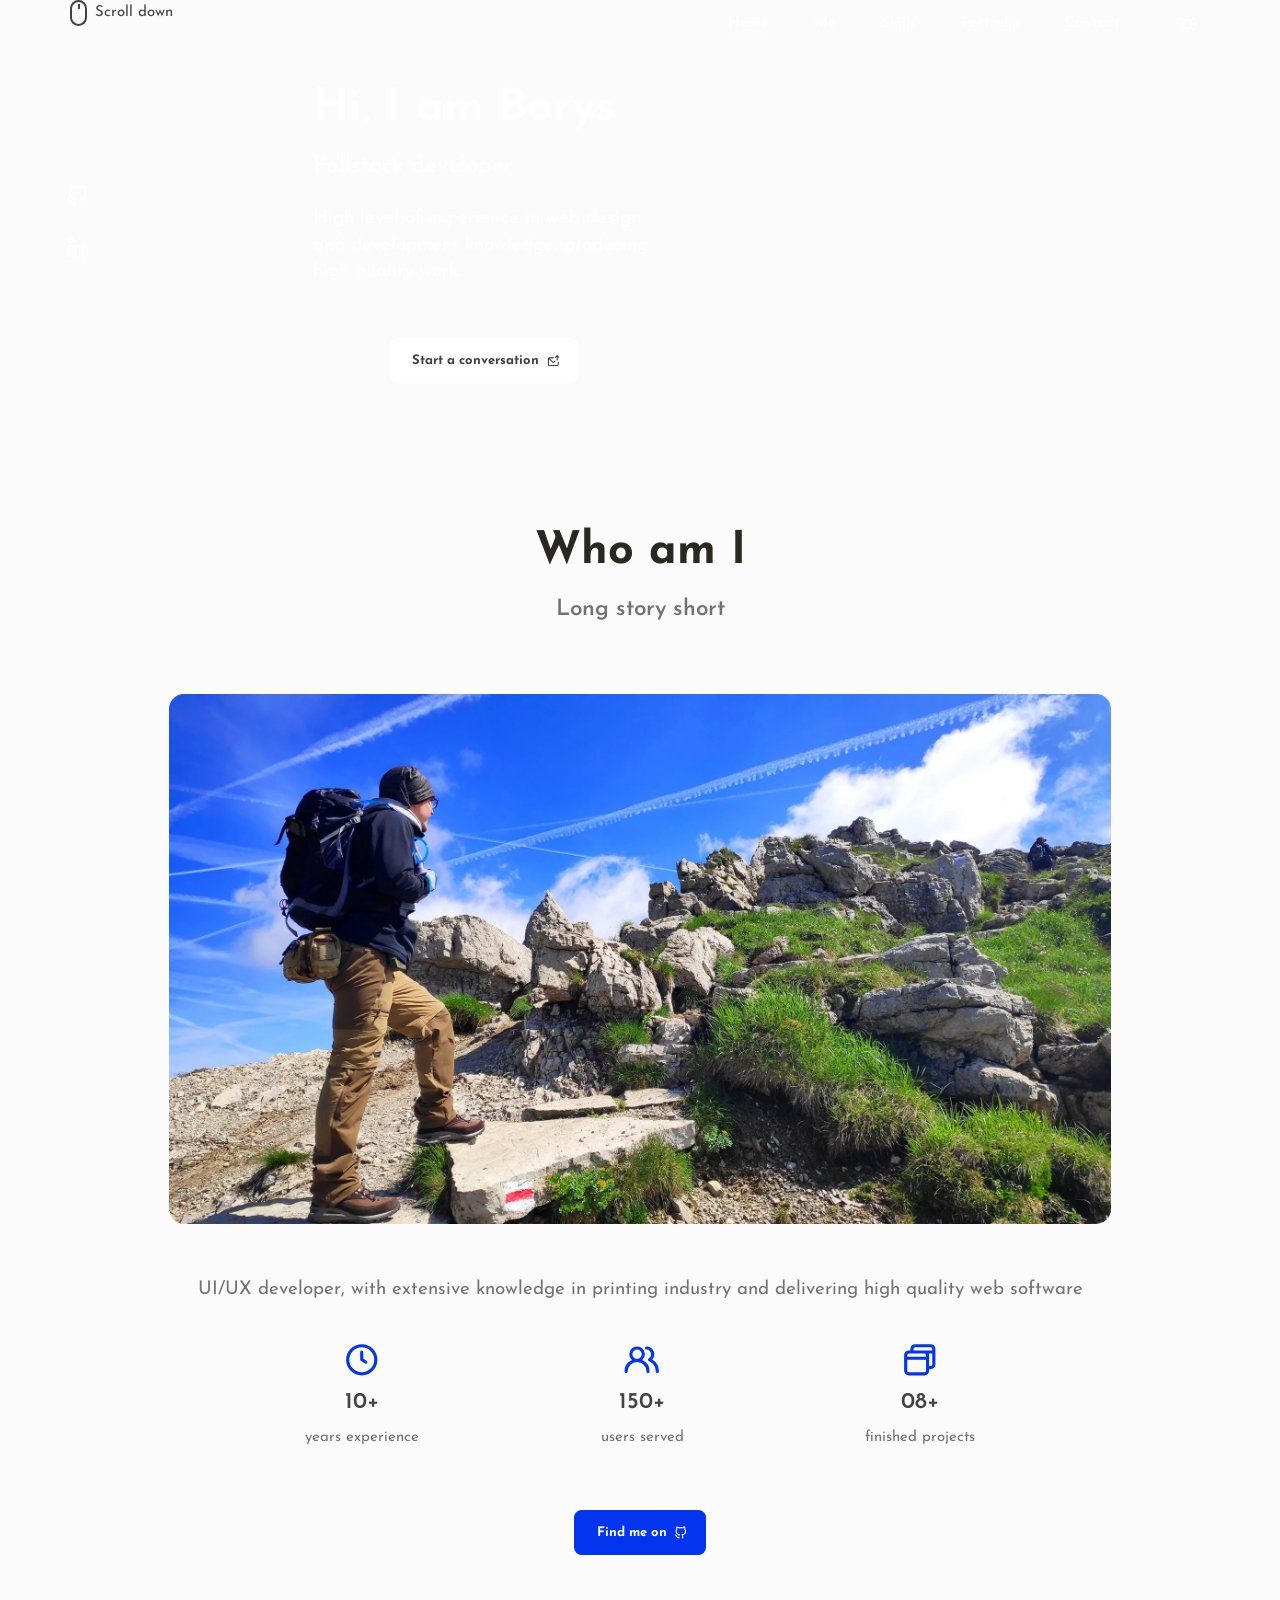
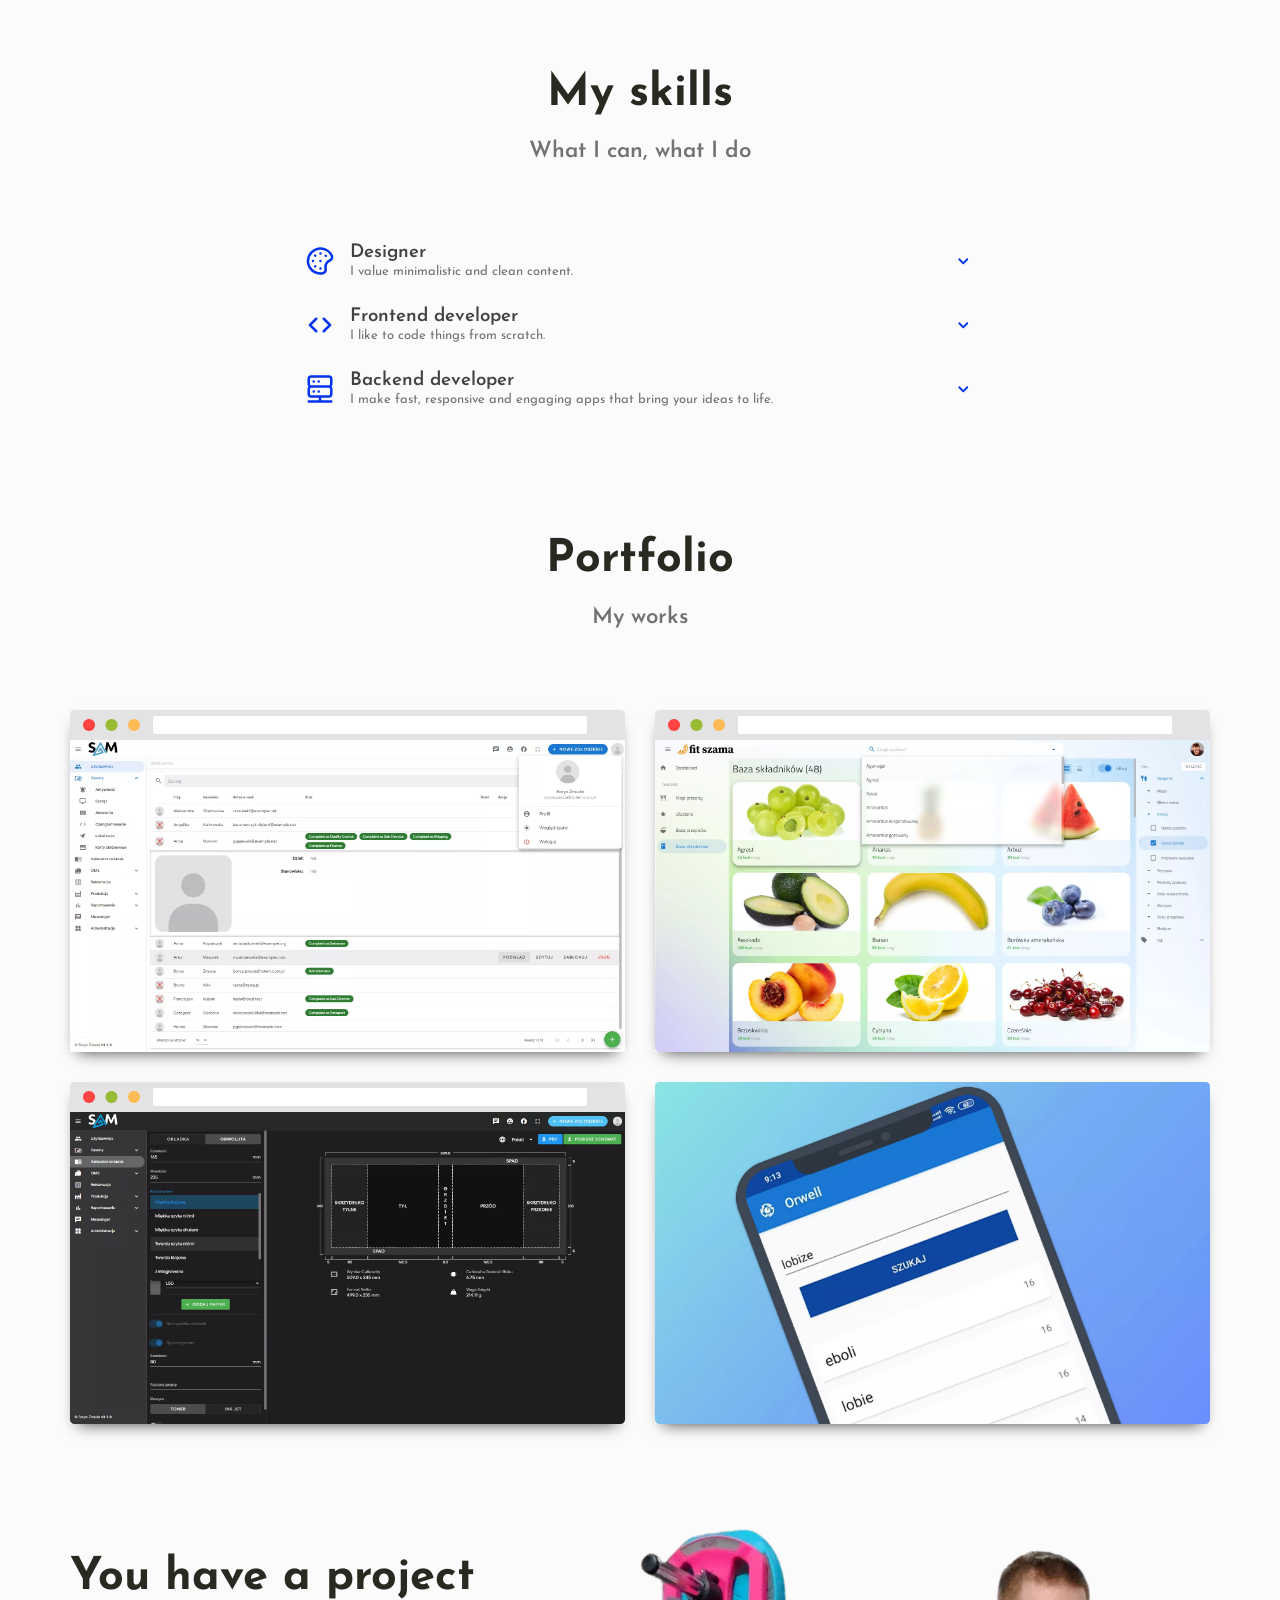
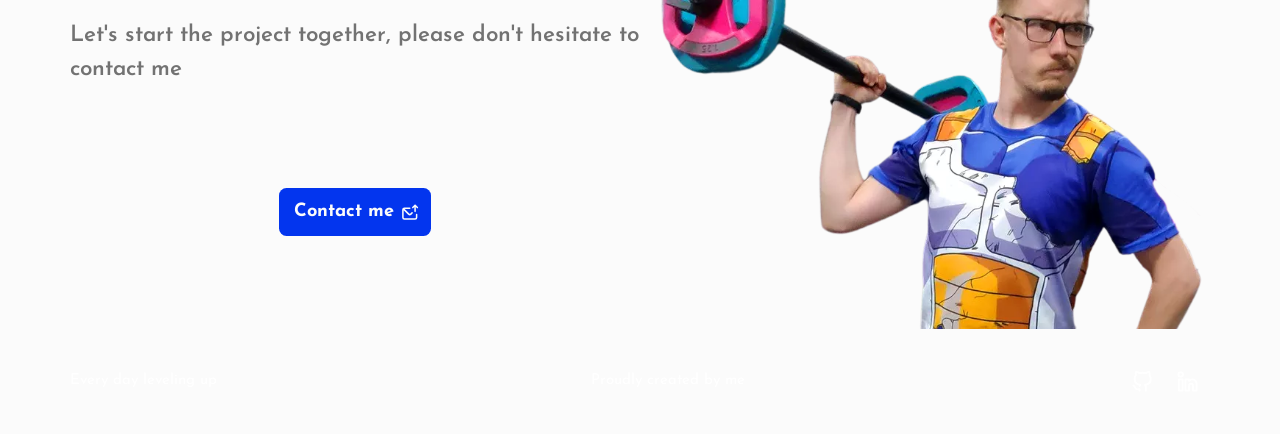
<file: index.html>
<!doctype html>
<html data-n-head-ssr lang="en" data-theme="light" data-n-head="%7B%22lang%22:%7B%22ssr%22:%22en%22%7D,%22data-theme%22:%7B%22ssr%22:%22light%22%7D%7D">
  <head>
    <title>Borys Żmuda | Full Stack Designer</title><meta data-n-head="ssr" charset="utf-8"><meta data-n-head="ssr" name="viewport" content="width=device-width,initial-scale=1"><meta data-n-head="ssr" data-hid="description" name="description" content="Less is the new more. Less complexity, more simple. Digital Design (UX/UI). Prototyping & Develop."><meta data-n-head="ssr" name="format-detection" content="telephone=no"><link data-n-head="ssr" rel="icon" type="image/x-icon" href="/favicon.ico"><link rel="preload" href="/_nuxt/5617094.js" as="script"><link rel="preload" href="/_nuxt/c2026c9.js" as="script"><link rel="preload" href="/_nuxt/1f4ad12.js" as="script"><link rel="preload" href="/_nuxt/61139f5.js" as="script"><link rel="preload" href="/_nuxt/e392599.js" as="script"><link rel="preload" href="/_nuxt/930f6cd.js" as="script"><style data-vue-ssr-id="49d91b13:0 49d91b13:1 fa7ff0ca:0">@import url(https://fonts.googleapis.com/css2?family=Josefin+Sans:wght@400;600;700&display=swap);.btn{display:-webkit-inline-box;display:-ms-inline-flexbox;display:inline-flex;-webkit-box-align:center;-ms-flex-align:center;align-items:center;-webkit-box-flex:0;-ms-flex:0 0 auto;flex:0 0 auto;font-weight:500;border-radius:.5rem;-webkit-box-pack:center;-ms-flex-pack:center;justify-content:center;-ms-flex-item-align:center;align-self:center;vertical-align:middle;white-space:nowrap;cursor:pointer;font-size:.875rem;color:#424242;color:var(--text-color);position:relative;text-decoration:none;-webkit-transition-duration:.28s;transition-duration:.28s;-webkit-transition-property:color,opacity,-webkit-box-shadow,-webkit-transform;transition-property:color,opacity,-webkit-box-shadow,-webkit-transform;transition-property:box-shadow,color,transform,opacity;transition-property:box-shadow,color,transform,opacity,-webkit-box-shadow,-webkit-transform;-webkit-user-select:none;-moz-user-select:none;-ms-user-select:none;user-select:none;background-color:transparent;border-style:none}.btn,.btn:focus{outline:0}.btn:before{content:"";position:absolute;top:0;right:0;bottom:0;left:0;opacity:0;color:inherit;background-color:currentColor;border-radius:inherit;pointer-events:none;-webkit-transition:opacity .2s;transition:opacity .2s}.btn:hover:before{opacity:.08}.btn--rounded{border-radius:1rem}.btn.btn--default{height:2.3rem;min-width:4rem;padding:0 1rem;font-size:.875012rem}.btn.btn--large{height:2.75rem;min-width:5rem;padding:0 1rem;font-size:1.04621rem}.btn.btn--x-large{height:3.2rem;min-width:6rem;padding:0 1rem;font-size:1.217408rem}.btn.btn--primary{background-color:#0335ee;background-color:var(--primary-color);color:#fbfbfb;color:var(--bg-color);font-weight:700}.btn.ui-svg-inline{height:1.25rem;width:1.25rem}.btn.btn--icon .ui-svg-inline{height:1.5rem;width:1.5rem}.btn.btn--fixed{position:fixed;z-index:10}.btn.btn--fixed.btn--top{top:1rem}.btn.btn--fixed.btn--right{right:1rem}.btn.btn--fixed.btn--bottom{bottom:1rem}.btn.btn--fixed.btn--left{left:1rem}.btn.btn--block{-ms-flex-item-align:unset;align-self:unset}.btn.btn--disabled{pointer-events:none}.btn.btn--icon{height:3rem;min-width:3rem;padding:0;border-radius:50%}.btn.btn--outlined{border:thin solid}.btn .btn--wrapper{-webkit-box-align:center;-ms-flex-align:center;align-items:center;color:inherit;display:-webkit-box;display:-ms-flexbox;display:flex;-webkit-box-flex:1;-ms-flex:1 0 auto;flex:1 0 auto;-webkit-box-pack:inherit;-ms-flex-pack:inherit;justify-content:inherit;line-height:normal;position:relative;-webkit-transition:inherit;transition:inherit;-webkit-transition-property:opacity;transition-property:opacity}.btn .ui-svg-inline.ui-svg--left{margin-left:-.25rem;margin-right:.5rem}.btn .ui-svg-inline.ui-svg--right{margin-left:.5rem;margin-right:-.25rem}.list{max-width:100%}.list-group--header{cursor:pointer}.list-group--header:hover:before{opacity:.04}.list-group--items{-webkit-box-flex:1;-ms-flex:1 1 auto;flex:1 1 auto;overflow:hidden;-webkit-transition:.5s ease-out;transition:.5s ease-out}.list-group--items>.list-item{padding-left:64px}.list-item{display:-webkit-box;display:-ms-flexbox;display:flex;-webkit-box-align:center;-ms-flex-align:center;align-items:center;-webkit-box-flex:1;-ms-flex:1 1 100%;flex:1 1 100%;width:100%;min-height:64px;position:relative;padding:0 1rem}.list-item:before{content:"";position:absolute;background-color:currentColor;top:0;right:0;bottom:0;left:0;opacity:0;pointer-events:none;-webkit-transition:.3s cubic-bezier(.25,.8,.5,1);transition:.3s cubic-bezier(.25,.8,.5,1)}.list-item--icon{display:-webkit-inline-box;display:-ms-inline-flexbox;display:inline-flex;margin-right:1rem;color:#0335ee;color:var(--primary-color)}.list-item--icon>svg{height:2rem;width:2rem}.list-item--content{display:-webkit-inline-box;display:-ms-inline-flexbox;display:inline-flex;-webkit-box-flex:1;-ms-flex:1 1;flex:1 1;-ms-flex-wrap:wrap;flex-wrap:wrap;overflow:hidden}.list-item--subtitle,.list-item--title{line-height:1.2;-webkit-box-flex:1;-ms-flex:1 1 100%;flex:1 1 100%;overflow:hidden;text-overflow:ellipsis;white-space:nowrap}.list-item--title{display:-webkit-box;display:-ms-flexbox;display:flex;-webkit-box-align:center;-ms-flex-align:center;align-items:center;-webkit-box-pack:justify;-ms-flex-pack:justify;justify-content:space-between;font-size:1.25rem;font-weight:600;color:#424242;color:var(--text-color)}.list-item--title :first-child{font-size:1rem}.list-item--subtitle{font-size:.875rem;color:#727272;color:var(--text-secondary-color)}.list-item--action{display:-webkit-inline-box;display:-ms-inline-flexbox;display:inline-flex;-webkit-box-pack:end;-ms-flex-pack:end;justify-content:flex-end;margin-left:1rem;color:#0335ee;color:var(--primary-color)}.list-item--action>svg{height:1.5rem;width:1.5rem;-webkit-transition:.5s;transition:.5s}.list-group--active .list-item--action>svg{-webkit-transform:rotate(180deg);transform:rotate(180deg)}.progressbar{display:-webkit-box;display:-ms-flexbox;display:flex;background:0 0;overflow:hidden;-webkit-transition:.2s;transition:.2s;width:100%}.progressbar .progressbar--background,.progressbar .progressbar--buffer{height:inherit;-webkit-transition:inherit;transition:inherit;background-color:#536390;background-color:var(--secondary-color)}.progressbar.progressbar--rounded{border-radius:1rem}.progressbar.progressbar--rounded .progressbar--background{border-radius:0 1rem 1rem 0}.progressbar.progressbar--rounded .progressbar--buffer{border-radius:1rem 0 0 1rem}.slider-item{padding:1rem;-webkit-box-flex:0;-ms-flex:0 0 100%;flex:0 0 100%;width:100%}.slider-item__wrapper{height:100%;-webkit-box-shadow:0 .5rem 1rem -.5rem #424242;box-shadow:0 .5rem 1rem -.5rem #424242}.slider-item__wrapper,.slider-item__wrapper figure{display:-webkit-box;display:-ms-flexbox;display:flex;position:relative}.slider-item__wrapper figure{overflow:hidden;background-color:#424242;border-radius:.3rem}.slider-item__wrapper figure img{-o-object-fit:cover;object-fit:cover;-webkit-transition:opacity .35s,-webkit-transform .35s;transition:opacity .35s,-webkit-transform .35s;transition:opacity .35s,transform .35s;transition:opacity .35s,transform .35s,-webkit-transform .35s}.slider-item__wrapper figure figcaption{position:absolute;width:100%;height:100%;padding:2rem;color:#fff;text-transform:uppercase;font-size:1.25rem;display:-webkit-box;display:-ms-flexbox;display:flex;-webkit-box-align:end;-ms-flex-align:end;align-items:flex-end;-webkit-box-pack:end;-ms-flex-pack:end;justify-content:flex-end}.slider-item__wrapper figure figcaption:before{position:absolute;width:100%;height:100%;background:hsla(0,0%,100%,.5);content:"";-webkit-transition:-webkit-transform .6s;transition:-webkit-transform .6s;transition:transform .6s;transition:transform .6s,-webkit-transform .6s;-webkit-transform:scale3d(2,2,1) rotate(45deg) translate3d(0,-100%,0);transform:scale3d(2,2,1) rotate(45deg) translate3d(0,-100%,0)}.slider-item__wrapper figure div{padding:0 1rem;max-width:50%;border-right:4px solid #fff;text-align:right;opacity:0;-webkit-transition:opacity .35s;transition:opacity .35s}.slider-item__wrapper.slider-item__caption:hover img{opacity:.5;-webkit-transform:scale3d(1.05,1.05,1);transform:scale3d(1.05,1.05,1)}.slider-item__wrapper.slider-item__caption:hover figcaption:before{-webkit-transform:scale3d(2,2,1) rotate(45deg) translate3d(0,100%,0);transform:scale3d(2,2,1) rotate(45deg) translate3d(0,100%,0)}.slider-item__wrapper.slider-item__caption:hover div{opacity:1;-webkit-transition-delay:.1s;transition-delay:.1s}.slider-item__wrapper.slider-item__web{position:relative;border-top:2rem solid #e3e3e3;border-top-left-radius:.3rem;border-top-right-radius:.3rem}.slider-item__wrapper.slider-item__web:before{display:block;position:absolute;content:"";top:-1.25rem;left:1rem;width:.5rem;height:.5rem;border-radius:50%;background-color:#f44;-webkit-box-shadow:0 0 0 2px #f44,1.5rem 0 0 2px #9b3,3rem 0 0 2px #fb5;box-shadow:0 0 0 2px #f44,1.5rem 0 0 2px #9b3,3rem 0 0 2px #fb5}.slider-item__wrapper.slider-item__web:after{display:block;position:absolute;content:"";top:-1.6rem;left:5.5rem;width:calc(100% - 8rem);height:1.2rem;border-radius:2px;background-color:#fff}.slider-item__wrapper.slider-item__web figure{border-top-left-radius:0;border-top-right-radius:0}.slider-item__wrapper.slider-item__link{cursor:pointer}.btn.btn--back-to-top{background-color:#fbfbfb;background-color:var(--bg-color);border-width:medium;margin-bottom:3.5rem}.btn.btn--back-to-top-fade-enter-active,.btn.btn--back-to-top-fade-leave-active{-webkit-transition:opacity .7s;transition:opacity .7s}.btn.btn--back-to-top-fade-enter,.btn.btn--back-to-top-fade-leave-to{opacity:0}.btn.btn--back-to-top:hover{-webkit-transform:scale(1.1);transform:scale(1.1);-webkit-box-shadow:0 .5rem 1rem -.5rem #424242;box-shadow:0 .5rem 1rem -.5rem #424242;-webkit-box-shadow:0 .5rem 1rem -.5rem var(--text-color);box-shadow:0 .5rem 1rem -.5rem var(--text-color)}.btn.btn--back-to-top.btn--icon .ui-svg-inline{width:3rem;height:3rem}@media screen and (min-width:1264px){.btn.btn--back-to-top{margin-bottom:0}}.section{padding:2rem 0 4rem}.container{position:relative;width:100%;margin-left:auto;margin-right:auto;padding:0 1.5rem}@media screen and (min-width:960px){.container{max-width:900px}}@media screen and (min-width:1264px){.container{max-width:1185px}}.container>h1,.container>h2{text-align:center}.container--cover{position:absolute;top:0}.container--cover,.container--cover>svg{width:100%;height:100%}#home{position:relative;padding-top:4rem}#home .container{display:-webkit-box;display:-ms-flexbox;display:flex;-webkit-box-align:center;-ms-flex-align:center;align-items:center;-webkit-box-pack:center;-ms-flex-pack:center;justify-content:center;-ms-flex-wrap:wrap;flex-wrap:wrap;position:relative}#home .container--cover{height:50%}#home .home--social{margin-left:-1rem}#home .home--social>li:not(:last-child){margin-bottom:.5rem}#home .home--content{display:-webkit-box;display:-ms-flexbox;display:flex;-webkit-box-orient:vertical;-webkit-box-direction:normal;-ms-flex-direction:column;flex-direction:column;margin-top:6rem}#home .home--content .btn{margin-top:3rem;padding:1.5rem}#home .home--image{display:-webkit-box;display:-ms-flexbox;display:flex;-webkit-box-flex:1;-ms-flex:1 0 80%;flex:1 0 80%;-webkit-box-pack:center;-ms-flex-pack:center;justify-content:center}#home .home--image>svg{max-width:250px}#home .home--image>svg image{width:100%}@media screen and (max-width:959px){#home .home--scroller{display:none}}@media screen and (min-width:600px){#home .home--content{-ms-flex-preferred-size:65%;flex-basis:65%}}@media screen and (min-width:960px){#home{margin-bottom:2rem}#home .container{-webkit-box-pack:justify;-ms-flex-pack:justify;justify-content:space-between}#home .home--content{-webkit-box-ordinal-group:2;-ms-flex-order:1;order:1;-ms-flex-preferred-size:45%;flex-basis:45%;margin-top:0}#home .home--content h1,#home .home--content h2,#home .home--content h3{color:#fff}#home .home--content .btn{background-color:#fff;color:#424242}#home .home--image{-webkit-box-ordinal-group:3;-ms-flex-order:2;order:2;-webkit-box-flex:0;-ms-flex:0 1 30%;flex:0 1 30%}#home .home--image>svg{max-width:300px}#home .home--scroller{display:-webkit-box;display:-ms-flexbox;display:flex;-webkit-box-orient:horizontal;-webkit-box-direction:normal;-ms-flex-direction:row;flex-direction:row;-webkit-box-align:center;-ms-flex-align:center;align-items:center}#home .container--cover{height:100%}}@media screen and (min-width:1264px){#home .home--content{-ms-flex-preferred-size:30%;flex-basis:30%}}#home .icon-scroll{display:inline-block;position:relative;height:1.75rem;width:1.15rem;-webkit-box-shadow:inset 0 0 0 2px currentColor;box-shadow:inset 0 0 0 2px currentColor;border-radius:1.75rem;margin-right:.5rem}#home .icon-scroll:before{content:"";width:2px;height:5px;position:absolute;background:currentColor;top:4px;left:.5rem;-webkit-animation-duration:1.5s;animation-duration:1.5s;-webkit-animation-iteration-count:infinite;animation-iteration-count:infinite;-webkit-animation-name:icon-scroll;animation-name:icon-scroll}@-webkit-keyframes icon-scroll{0%{opacity:1}to{opacity:0;-webkit-transform:translateY(1rem);transform:translateY(1rem)}}@keyframes icon-scroll{0%{opacity:1}to{opacity:0;-webkit-transform:translateY(1rem);transform:translateY(1rem)}}#me .me-content{-webkit-box-pack:center;-ms-flex-pack:center;justify-content:center;-webkit-box-align:center;-ms-flex-align:center;align-items:center}#me .me-content,#me .me-content .me-content--wrapper{display:-webkit-box;display:-ms-flexbox;display:flex;-webkit-box-orient:vertical;-webkit-box-direction:normal;-ms-flex-direction:column;flex-direction:column}#me .me-content .me-content--wrapper{width:80%}#me .me--image{margin:4rem -1rem 1rem}#me h3{margin-top:2rem;-ms-flex-item-align:center;align-self:center}#me .me-info{-ms-flex-pack:distribute;justify-content:space-around;margin:2rem}#me .me-info,#me .me-info li{display:-webkit-box;display:-ms-flexbox;display:flex}#me .me-info li{-webkit-box-orient:vertical;-webkit-box-direction:normal;-ms-flex-direction:column;flex-direction:column;-webkit-box-align:center;-ms-flex-align:center;align-items:center;margin:0 2rem;-webkit-transition:.5s;transition:.5s}#me .me-info li:hover{-webkit-transform:scale(1.2);transform:scale(1.2)}#me .me-info li svg{width:2.5rem;height:2.5rem;fill:#0335ee;fill:var(--primary-color)}#me .me-info li .me-info--title{font-size:1.5rem;font-weight:600;color:#424242;color:var(--text-color);margin:.5rem 0}#me .me-info li .me-info--subtitle{text-align:center;color:#727272;color:var(--text-secondary-color)}#me .btn{margin-top:2rem;padding:1.5rem}.skills-content{display:-webkit-box;display:-ms-flexbox;display:flex;-webkit-box-pack:center;-ms-flex-pack:center;justify-content:center;-webkit-box-align:center;-ms-flex-align:center;align-items:center;margin-top:4rem}.skills-content .progressbar{margin-top:4px}.slider{display:-webkit-box;display:-ms-flexbox;display:flex;-ms-flex-wrap:wrap;flex-wrap:wrap;-webkit-box-flex:1;-ms-flex:1 1 auto;flex:1 1 auto;-webkit-box-pack:justify;-ms-flex-pack:justify;justify-content:space-between;margin-left:-1rem;margin-right:-1rem;margin-top:4rem}@media screen and (min-width:960px){.slider .slider-item{max-width:50%;-ms-flex-preferred-size:50%;flex-basis:50%}}#contact{padding-bottom:0}#contact .container{-webkit-box-orient:horizontal;-ms-flex-direction:row;flex-direction:row;height:400px;-ms-flex-wrap:nowrap;flex-wrap:nowrap}#contact .contact--testimonial,#contact .container{display:-webkit-box;display:-ms-flexbox;display:flex;-webkit-box-direction:normal}#contact .contact--testimonial{-webkit-box-orient:vertical;-ms-flex-direction:column;flex-direction:column;-webkit-box-pack:justify;-ms-flex-pack:justify;justify-content:space-between;z-index:2;max-width:80%}#contact .contact--image{max-width:50%;-webkit-box-flex:1;-ms-flex:1 0 50%;flex:1 0 50%;background-image:url(/_nuxt/img/81913527_3063595146994674_7914289545749725184g.f44ea6a.webp);background-size:cover;position:absolute;top:0;width:100%;height:100%;right:0}@media screen and (min-width:600px){#contact .contact--testimonial{max-width:50%;-webkit-box-flex:1;-ms-flex:1 0 50%;flex:1 0 50%}#contact .contact--image{position:relative}}#contact .switch-to-text{position:relative;display:-webkit-box;display:-ms-flexbox;display:flex;-webkit-box-pack:center;-ms-flex-pack:center;justify-content:center;-webkit-box-align:center;-ms-flex-align:center;align-items:center;-ms-flex-item-align:center;align-self:center;-webkit-transition:-webkit-transform .8s;transition:-webkit-transform .8s;transition:transform .8s;transition:transform .8s,-webkit-transform .8s;-webkit-transform-style:preserve-3d;transform-style:preserve-3d}#contact .switch-to-text.active{-webkit-transform:rotateY(180deg);transform:rotateY(180deg)}#contact .switch-to-text.active .btn{pointer-events:none}#contact .switch-to-text .btn{-webkit-backface-visibility:hidden;backface-visibility:hidden}#contact .switch-to-text>strong{position:absolute;height:100%;-webkit-box-pack:center;-ms-flex-pack:center;justify-content:center;-webkit-backface-visibility:hidden;backface-visibility:hidden;-webkit-transform:rotateY(180deg);transform:rotateY(180deg)}#contact .switch-to-text>strong,.preview{display:-webkit-box;display:-ms-flexbox;display:flex;-webkit-box-orient:vertical;-webkit-box-direction:normal;-ms-flex-direction:column;flex-direction:column}.preview{-ms-flex-pack:distribute;justify-content:space-around;-webkit-box-align:center;-ms-flex-align:center;align-items:center;padding-top:3.5rem}.preview>div{display:-webkit-box;display:-ms-flexbox;display:flex;-ms-flex-preferred-size:100%;flex-basis:100%;-webkit-box-orient:vertical;-webkit-box-direction:normal;-ms-flex-direction:column;flex-direction:column;-webkit-box-pack:center;-ms-flex-pack:center;justify-content:center}.preview .preview--description{padding:0 3.5rem}.preview .btn{margin-top:3.5rem}@media screen and (min-width:960px){.preview{-webkit-box-orient:horizontal;-webkit-box-direction:normal;-ms-flex-direction:row;flex-direction:row}.preview>div{-ms-flex-preferred-size:40%;flex-basis:40%}.preview .preview--description{padding:0}}header{position:fixed;bottom:0;left:0;width:100%;-webkit-transition-property:background-color,-webkit-box-shadow;transition-property:background-color,-webkit-box-shadow;transition-property:background-color,box-shadow;transition-property:background-color,box-shadow,-webkit-box-shadow;-webkit-transition-duration:.5s;transition-duration:.5s;z-index:100;height:3.5rem}header,header.elevate{background-color:#fbfbfb;background-color:var(--bg-color)}header.elevate{-webkit-box-shadow:0 0 10px 0 rgba(0,0,0,.2);box-shadow:0 0 10px 0 rgba(0,0,0,.2)}header.header{display:-webkit-box;display:-ms-flexbox;display:flex;-webkit-box-align:center;-ms-flex-align:center;align-items:center;-webkit-box-pack:justify;-ms-flex-pack:justify;justify-content:space-between;bottom:unset;top:0}header.header .header--title{font-size:1.5rem;font-weight:700;margin:0 auto 0 1rem;color:#292922;color:var(--heading-color)}header nav{display:-webkit-box;display:-ms-flexbox;display:flex;-webkit-box-pack:justify;-ms-flex-pack:justify;justify-content:space-between;-webkit-box-align:center;-ms-flex-align:center;align-items:center}header nav .theme--toggle{overflow:hidden}header nav .theme--toggle.animation svg{-webkit-transform:translateY(3rem);transform:translateY(3rem)}header nav .theme--toggle svg{-webkit-transition:.8s;transition:.8s;-webkit-transform:translateY(0);transform:translateY(0)}header nav .nav-drawer--active svg{fill:#0335ee;fill:var(--primary-color)}header .nav-list{display:-webkit-inline-box;display:-ms-inline-flexbox;display:inline-flex;-ms-flex-wrap:wrap;flex-wrap:wrap;width:100%}header .nav-list .nav-item{margin:0 1.5rem}header .nav-list .nav-item,header .nav-list .nav-item .nav-link{display:-webkit-box;display:-ms-flexbox;display:flex;-webkit-box-pack:center;-ms-flex-pack:center;justify-content:center}header .nav-list .nav-item .nav-link{-webkit-box-align:center;-ms-flex-align:center;align-items:center;-webkit-box-orient:vertical;-webkit-box-direction:normal;-ms-flex-direction:column;flex-direction:column;width:3rem;height:3rem;color:#424242;color:var(--text-color);font-weight:600;-webkit-transition:.5s;transition:.5s}header .nav-list .nav-item .nav-link.nav-link--active,header .nav-list .nav-item .nav-link:hover{color:#0335ee;color:var(--primary-color)}header .nav-list .nav-item .nav-link>svg{width:1.5rem;height:1.5rem;margin-bottom:.3rem}header .nav-logo{display:none}header .nav-logo svg{width:2.25rem;height:2.25rem}@media screen and (max-width:1263px){header nav:before{content:"";position:absolute;border-top:1px solid transparent;top:0;left:0;width:100%;height:100%;-webkit-transition:border-top-color .5s;transition:border-top-color .5s}header .nav-menu--open,header nav:before{background-color:#fbfbfb;background-color:var(--bg-color)}header .nav-menu--open:before{border-top-color:rgba(0,0,0,.2)}header .nav-menu--open .nav-menu{bottom:3.5rem}header .nav-menu{position:fixed;bottom:-100%;left:0;width:100%;background-color:#fbfbfb;background-color:var(--bg-color);padding:1.5rem;-webkit-box-shadow:0 -4px 10px 0 rgba(0,0,0,.2);box-shadow:0 -4px 10px 0 rgba(0,0,0,.2);border-radius:1.5rem 1.5rem 0 0;-webkit-transition:.5s;transition:.5s;z-index:-1}header .nav-menu:before{content:"";position:absolute;width:3.5rem;height:4px;border-radius:4px;top:-8px;-webkit-box-shadow:0 0 10px 0 rgba(0,0,0,.2);box-shadow:0 0 10px 0 rgba(0,0,0,.2);left:calc(50% - 1.75rem);background:#fbfbfb;background:var(--bg-color)}header .nav-menu .nav-item{margin:1.5rem 0;-webkit-box-flex:0;-ms-flex:0 1 33.3333%;flex:0 1 33.3333%}}@media screen and (min-width:1264px){header{top:0;bottom:unset;background-color:transparent}header nav svg{fill:#fff;-webkit-transition-property:fill;transition-property:fill;-webkit-transition-duration:.3s;transition-duration:.3s}header.elevate .nav-list .nav-item .nav-link{color:#161625;color:var(--text-reverse-color)}header.elevate .nav-list .nav-item .nav-link:after{border-bottom-color:#161625;border-bottom-color:var(--text-reverse-color)}header.elevate .nav-list .nav-item .nav-link.nav-link--active,header.elevate .nav-list .nav-item .nav-link:hover{color:#161625;color:var(--text-reverse-color)}header.elevate svg{fill:#161625;fill:var(--text-reverse-color)}header nav{-webkit-box-pack:unset;-ms-flex-pack:unset;justify-content:unset}header nav .nav-menu{margin-left:auto;margin-right:1.5rem}header .nav-list .nav-item .nav-link{width:auto;color:#fff;margin-top:.25rem}header .nav-list .nav-item .nav-link:after{display:block;content:"";border-bottom:1px solid #fff;-webkit-transform:scaleX(0);transform:scaleX(0);-webkit-transition:.25s ease-in-out;transition:.25s ease-in-out;margin-top:.25rem;width:100%}header .nav-list .nav-item .nav-link.nav-link--active,header .nav-list .nav-item .nav-link:hover{color:#fff}header .nav-list .nav-item .nav-link.nav-link--active:after,header .nav-list .nav-item .nav-link:hover:after{-webkit-transform:scaleX(1);transform:scaleX(1)}header .nav-list .nav-item .nav-link>svg{display:none}header .nav-logo{display:inherit}header .nav-drawer{display:none}header .theme--toggle{-webkit-box-ordinal-group:4;-ms-flex-order:3;order:3}}footer{position:relative;padding-top:8rem;margin-top:-8rem;color:#fff;width:100%}footer .container--cover{bottom:0}footer .container--cover svg{-webkit-transform:scaleY(-1);transform:scaleY(-1)}footer .container{position:relative}footer .container .footer{display:-webkit-box;display:-ms-flexbox;display:flex;-webkit-box-align:center;-ms-flex-align:center;align-items:center;-webkit-box-pack:justify;-ms-flex-pack:justify;justify-content:space-between;-webkit-box-orient:vertical;-webkit-box-direction:normal;-ms-flex-direction:column;flex-direction:column;padding:2rem 0}@media screen and (min-width:1264px){footer .container .footer{-webkit-box-orient:horizontal;-webkit-box-direction:normal;-ms-flex-direction:row;flex-direction:row}}footer .container .copyright,footer .container .memento,footer .container .socials{display:-webkit-box;display:-ms-flexbox;display:flex;-webkit-box-align:center;-ms-flex-align:center;align-items:center;min-height:3rem}:root{--primary-color:#0335ee;--secondary-color:#536390;--text-color:#424242;--text-reverse-color:#161625;--text-secondary-color:#727272;--bg-color:#fbfbfb;--heading-color:#292922}:root[data-theme=dark]{--primary-color:#9a97f3;--secondary-color:#818cab;--text-color:#e1e1ff;--text-reverse-color:#fbfbfb;--text-secondary-color:#e1e1ff;--bg-color:#161625;--heading-color:#818cab}ul{list-style:none}a{text-decoration:none}img{max-width:100%}a,button{-webkit-tap-highlight-color:transparent}button{-webkit-user-select:none;-moz-user-select:none;-ms-user-select:none;user-select:none}/*!
 * ress.css • v2.0.4
 * MIT License
 * github.com/filipelinhares/ress
 */html{-webkit-box-sizing:border-box;box-sizing:border-box;overflow-y:auto;-webkit-text-size-adjust:100%;word-break:normal;-moz-tab-size:4;-o-tab-size:4;tab-size:4}*,:after,:before{background-repeat:no-repeat;-webkit-box-sizing:inherit;box-sizing:inherit}:after,:before{text-decoration:inherit;vertical-align:inherit}*{padding:0;margin:0}hr{overflow:visible;height:0}details,main{display:block}summary{display:list-item}small{font-size:80%}[hidden]{display:none}abbr[title]{border-bottom:none;text-decoration:underline;-webkit-text-decoration:underline dotted;text-decoration:underline dotted}a{background-color:transparent}a:active,a:hover{outline-width:0}code,kbd,pre,samp{font-family:monospace,monospace}pre{font-size:1em}b,strong{font-weight:bolder}sub,sup{font-size:75%;line-height:0;position:relative;vertical-align:baseline}sub{bottom:-.25em}sup{top:-.5em}input{border-radius:0}[disabled]{cursor:default}[type=number]::-webkit-inner-spin-button,[type=number]::-webkit-outer-spin-button{height:auto}[type=search]{-webkit-appearance:textfield;outline-offset:-2px}[type=search]::-webkit-search-cancel-button,[type=search]::-webkit-search-decoration{-webkit-appearance:none}textarea{overflow:auto;resize:vertical}button,input,optgroup,select,textarea{font:inherit}optgroup{font-weight:700}button{overflow:visible}button,select{text-transform:none}[role=button],[type=button],[type=reset],[type=submit],button{cursor:pointer;color:inherit}[type=button]::-moz-focus-inner,[type=reset]::-moz-focus-inner,[type=submit]::-moz-focus-inner,button::-moz-focus-inner{border-style:none;padding:0}[type=button]::-moz-focus-inner,[type=reset]::-moz-focus-inner,[type=submit]::-moz-focus-inner,button:-moz-focusring{outline:1px dotted ButtonText}[type=reset],[type=submit],button,html [type=button]{-webkit-appearance:button}button,input,select,textarea{background-color:transparent;border-style:none}select{-moz-appearance:none;-webkit-appearance:none}select::-ms-expand{display:none}select::-ms-value{color:currentColor}legend{border:0;color:inherit;display:table;max-width:100%;white-space:normal}::-webkit-file-upload-button{-webkit-appearance:button;color:inherit;font:inherit}img{border-style:none}progress{vertical-align:baseline}@media screen{[hidden~=screen]{display:inherit}[hidden~=screen]:not(:active):not(:focus):not(:target){position:absolute!important;clip:rect(0 0 0 0)!important}}[aria-busy=true]{cursor:progress}[aria-controls]{cursor:pointer}[aria-disabled=true]{cursor:default}html{font-size:.938rem;text-rendering:optimizeLegibility;-webkit-font-smoothing:antialiased;-moz-osx-font-smoothing:grayscale;scroll-behavior:smooth}body{background-color:#fbfbfb;background-color:var(--bg-color);color:#424242;color:var(--text-color);-webkit-transition-property:color;transition-property:color;-webkit-transition-delay:.5s;transition-delay:.5s}body::-webkit-scrollbar{width:8px;height:8px}body::-webkit-scrollbar,body::-webkit-scrollbar-track{background-color:transparent}body::-webkit-scrollbar-thumb{background-color:#536390;background-color:var(--secondary-color);border-radius:8px}body::-webkit-scrollbar-button{display:none}.layout--wrapper{font-family:"Josefin Sans",sans-serif;line-height:1.5;margin:0 0 3.5rem}@media screen and (min-width:1264px){.layout--wrapper{margin:0}}h1{color:#292922;color:var(--heading-color);font-size:3rem;font-weight:700;font-family:"Josefin Sans",sans-serif;margin:1rem 0 .5rem}h2{font-size:1.5rem;font-weight:600;margin:0 0 .5rem}h2,h3{color:#727272;color:var(--text-secondary-color);font-family:"Josefin Sans",sans-serif}h3{font-size:1.25rem;line-height:1.75rem;margin:1rem 0 .5rem}h3,h4{font-weight:400}h4{color:#292922;color:var(--heading-color);font-size:1rem;font-family:"Josefin Sans",sans-serif}.text--primary{color:#0335ee;color:var(--primary-color)}.text--white{color:#fff}.nuxt-progress{position:fixed;top:0;left:0;right:0;height:2px;width:0;opacity:1;-webkit-transition:width .1s,opacity .4s;transition:width .1s,opacity .4s;background-color:#000;z-index:999999}.nuxt-progress.nuxt-progress-notransition{-webkit-transition:none;transition:none}.nuxt-progress-failed{background-color:red}</style><link rel="preload" href="/_nuxt/static/1638525743/payload.js" as="script"><link rel="preload" href="/_nuxt/static/1638525743/manifest.js" as="script">
  </head>
  <body>
    <div data-server-rendered="true" id="__nuxt"><!----><div id="__layout"><div class="layout--wrapper"><header><nav class="nav container"><a href="/#home" aria-current="page" rel="noopener" aria-label="Logo" class="nav-logo nuxt-link-exact-active nav-link--active btn btn--icon btn--default"><span class="btn--wrapper"><!----></span></a> <button type="button" aria-label="Toggle theme" class="btn btn--icon btn--default theme--toggle"><span class="btn--wrapper"><svg width="1em" height="1em" xmlns="http://www.w3.org/2000/svg" viewBox="0 0 24 24" fill="currentColor" class="ui-svg-inline"><path d="M5.64,17l-.71.71a1,1,0,0,0,0,1.41,1,1,0,0,0,1.41,0l.71-.71A1,1,0,0,0,5.64,17ZM5,12a1,1,0,0,0-1-1H3a1,1,0,0,0,0,2H4A1,1,0,0,0,5,12Zm7-7a1,1,0,0,0,1-1V3a1,1,0,0,0-2,0V4A1,1,0,0,0,12,5ZM5.64,7.05a1,1,0,0,0,.7.29,1,1,0,0,0,.71-.29,1,1,0,0,0,0-1.41l-.71-.71A1,1,0,0,0,4.93,6.34Zm12,.29a1,1,0,0,0,.7-.29l.71-.71a1,1,0,1,0-1.41-1.41L17,5.64a1,1,0,0,0,0,1.41A1,1,0,0,0,17.66,7.34ZM21,11H20a1,1,0,0,0,0,2h1a1,1,0,0,0,0-2Zm-9,8a1,1,0,0,0-1,1v1a1,1,0,0,0,2,0V20A1,1,0,0,0,12,19ZM18.36,17A1,1,0,0,0,17,18.36l.71.71a1,1,0,0,0,1.41,0,1,1,0,0,0,0-1.41ZM12,6.5A5.5,5.5,0,1,0,17.5,12,5.51,5.51,0,0,0,12,6.5Zm0,9A3.5,3.5,0,1,1,15.5,12,3.5,3.5,0,0,1,12,15.5Z"></path></svg></span></button> <div class="nav-menu"><ul class="scrollactive-nav nav-list"><li class="nav-item"><a href="/#home" aria-current="page" class="nav-link scrollactive-item nuxt-link-exact-active nav-link--active"><svg width="1em" height="1em" xmlns="http://www.w3.org/2000/svg" viewBox="0 0 24 24" fill="currentColor" class="ui-svg-inline"><path d="M20,8h0L14,2.74a3,3,0,0,0-4,0L4,8a3,3,0,0,0-1,2.26V19a3,3,0,0,0,3,3H18a3,3,0,0,0,3-3V10.25A3,3,0,0,0,20,8ZM14,20H10V15a1,1,0,0,1,1-1h2a1,1,0,0,1,1,1Zm5-1a1,1,0,0,1-1,1H16V15a3,3,0,0,0-3-3H11a3,3,0,0,0-3,3v5H6a1,1,0,0,1-1-1V10.25a1,1,0,0,1,.34-.75l6-5.25a1,1,0,0,1,1.32,0l6,5.25a1,1,0,0,1,.34.75Z"></path></svg> <span>Home</span></a></li><li class="nav-item"><a href="/#me" class="nav-link scrollactive-item"><svg width="1em" height="1em" xmlns="http://www.w3.org/2000/svg" viewBox="0 0 24 24" fill="currentColor" class="ui-svg-inline"><path d="M15.71,12.71a6,6,0,1,0-7.42,0,10,10,0,0,0-6.22,8.18,1,1,0,0,0,2,.22,8,8,0,0,1,15.9,0,1,1,0,0,0,1,.89h.11a1,1,0,0,0,.88-1.1A10,10,0,0,0,15.71,12.71ZM12,12a4,4,0,1,1,4-4A4,4,0,0,1,12,12Z"></path></svg> <span>Me</span></a></li><li class="nav-item"><a href="/#skills" class="nav-link scrollactive-item"><svg width="1em" height="1em" xmlns="http://www.w3.org/2000/svg" viewBox="0 0 24 24" fill="currentColor" class="ui-svg-inline"><path d="M6,6A2,2,0,0,1,8,4,1,1,0,0,0,8,2,4,4,0,0,0,4,6V9a2,2,0,0,1-2,2,1,1,0,0,0,0,2,2,2,0,0,1,2,2v3a4,4,0,0,0,4,4,1,1,0,0,0,0-2,2,2,0,0,1-2-2V15a4,4,0,0,0-1.38-3A4,4,0,0,0,6,9Zm16,5a2,2,0,0,1-2-2V6a4,4,0,0,0-4-4,1,1,0,0,0,0,2,2,2,0,0,1,2,2V9a4,4,0,0,0,1.38,3A4,4,0,0,0,18,15v3a2,2,0,0,1-2,2,1,1,0,0,0,0,2,4,4,0,0,0,4-4V15a2,2,0,0,1,2-2,1,1,0,0,0,0-2Z"></path></svg> <span>Skills</span></a></li><li class="nav-item"><a href="/#portfolio" class="nav-link scrollactive-item"><svg width="1em" height="1em" xmlns="http://www.w3.org/2000/svg" viewBox="0 0 24 24" fill="currentColor" class="ui-svg-inline"><path d="M17,11h1a1,1,0,0,0,1-1V9a1,1,0,0,0-1-1H17a1,1,0,0,0-1,1v1A1,1,0,0,0,17,11ZM6,12h5a1,1,0,0,0,0-2H6a1,1,0,0,0,0,2ZM22,4H2A1,1,0,0,0,1,5V19a1,1,0,0,0,1,1H22a1,1,0,0,0,1-1V5A1,1,0,0,0,22,4ZM21,18H3V6H21ZM6,16h5a1,1,0,0,0,0-2H6a1,1,0,0,0,0,2Z"></path></svg> <span>Portfolio</span></a></li><li class="nav-item"><a href="/#contact" class="nav-link scrollactive-item"><svg width="1em" height="1em" xmlns="http://www.w3.org/2000/svg" viewBox="0 0 24 24" fill="currentColor" class="ui-svg-inline"><path d="M20.5,14a1,1,0,0,0-1,1v4a1,1,0,0,1-1,1H4.5a1,1,0,0,1-1-1V9.41L9.38,15.3a3,3,0,0,0,4.24,0l1.64-1.64a1,1,0,1,0-1.42-1.42L12.2,13.88a1,1,0,0,1-1.4,0L4.91,8H11.5a1,1,0,0,0,0-2h-7a3,3,0,0,0-3,3V19a3,3,0,0,0,3,3h14a3,3,0,0,0,3-3V15A1,1,0,0,0,20.5,14Zm1.71-8.71-3-3a1,1,0,0,0-.33-.21,1,1,0,0,0-.76,0,1,1,0,0,0-.33.21l-3,3a1,1,0,0,0,1.42,1.42l1.29-1.3V11a1,1,0,0,0,2,0V5.41l1.29,1.3a1,1,0,0,0,1.42,0A1,1,0,0,0,22.21,5.29Z"></path></svg> <span>Contact</span></a></li></ul></div> <button type="button" aria-label="Toggle drawer" class="btn btn--icon btn--default nav-drawer"><span class="btn--wrapper"><svg width="1em" height="1em" xmlns="http://www.w3.org/2000/svg" viewBox="0 0 24 24" fill="currentColor" class="ui-svg-inline"><path d="M3,8H21a1,1,0,0,0,0-2H3A1,1,0,0,0,3,8Zm18,8H3a1,1,0,0,0,0,2H21a1,1,0,0,0,0-2Zm0-5H3a1,1,0,0,0,0,2H21a1,1,0,0,0,0-2Z"></path></svg></span></button></nav></header> <main><section id="home" class="section"><div class="container--cover"><!----> <div class="container"><div class="home--scroller"><div class="icon-scroll"></div> <span>Scroll down</span></div></div></div> <div class="container"><ul class="home--social"><li><a href="https://github.com/rudashi" rel="noopener" title="GitHub" target="_blank" class="btn btn--icon text--white btn--default"><span class="btn--wrapper"><svg width="1em" height="1em" xmlns="http://www.w3.org/2000/svg" viewBox="0 0 24 24" fill="currentColor" class="ui-svg-inline"><path d="M10.07031,20.50291a1.00008,1.00008,0,0,0-1.18115-.9834c-1.30908.24024-2.96191.27637-3.40137-.958a5.70754,5.70754,0,0,0-1.83691-2.415,1.20073,1.20073,0,0,1-.1665-.10938,1,1,0,0,0-.93067-.64551H2.54883a.99965.99965,0,0,0-1,.99512c-.00391.81543.811,1.33789,1.1416,1.51465a4.4408,4.4408,0,0,1,.92383,1.35937c.36426,1.02344,1.42285,2.57617,4.46582,2.376.001.03516.00195.06836.00244.09863l.00439.26758a1,1,0,0,0,2,0l-.00488-.31836C10.07715,21.4951,10.07031,21.22068,10.07031,20.50291Zm10.667-15.126c.03174-.125.063-.26367.09034-.41992a6.27792,6.27792,0,0,0-.40821-3.293,1.002,1.002,0,0,0-.61572-.58007c-.356-.12012-1.67041-.35645-4.18408,1.25a13.86918,13.86918,0,0,0-6.354,0C6.76221.751,5.45459.9658,5.10205,1.07908a.99744.99744,0,0,0-.63135.584,6.3003,6.3003,0,0,0-.40332,3.35644c.02442.12793.05078.2461.07813.35449A6.26928,6.26928,0,0,0,2.89014,9.20311a8.42168,8.42168,0,0,0,.04248.92187c.334,4.60254,3.334,5.98438,5.42431,6.459-.04345.125-.083.25878-.11816.40039a1.00023,1.00023,0,0,0,1.94238.47851,1.6784,1.6784,0,0,1,.46778-.87793.99947.99947,0,0,0-.5459-1.74512c-3.4541-.39453-4.95362-1.80175-5.1792-4.89843a6.61076,6.61076,0,0,1-.03369-.73828,4.25769,4.25769,0,0,1,.91943-2.71289,3.022,3.022,0,0,1,.1958-.23145.99988.99988,0,0,0,.188-1.02441,3.3876,3.3876,0,0,1-.15527-.55567A4.09356,4.09356,0,0,1,6.1167,3.06346a7.54263,7.54263,0,0,1,2.415,1.17968,1.00877,1.00877,0,0,0,.82764.13282,11.77716,11.77716,0,0,1,6.17285.001,1.00549,1.00549,0,0,0,.83056-.13769,7.572,7.572,0,0,1,2.40528-1.19043,4.03977,4.03977,0,0,1,.0874,1.57812,3.205,3.205,0,0,1-.16895.60743.9999.9999,0,0,0,.188,1.02441c.07715.08691.1543.18066.22363.26855A4.12186,4.12186,0,0,1,20,9.20311a7.03888,7.03888,0,0,1-.0376.77734c-.22021,3.05566-1.72558,4.46387-5.1958,4.85937a1,1,0,0,0-.54541,1.7461,1.63079,1.63079,0,0,1,.46631.9082,3.06079,3.06079,0,0,1,.09229.81934v2.334C14.77,21.2949,14.77,21.78025,14.77,22.00291a1,1,0,1,0,2,0c0-.2168,0-.69238.00977-1.33984V18.31346a4.8815,4.8815,0,0,0-.15479-1.31153,4.25638,4.25638,0,0,0-.11621-.416,6.51258,6.51258,0,0,0,5.44531-6.42383A8.69677,8.69677,0,0,0,22,9.20311,6.13062,6.13062,0,0,0,20.7373,5.37693Z"></path></svg></span></a></li><li><a href="https://linkedin.com/in/boryszmuda/" rel="noopener" title="LinkedIn" target="_blank" class="btn btn--icon text--white btn--default"><span class="btn--wrapper"><svg width="1em" height="1em" xmlns="http://www.w3.org/2000/svg" viewBox="0 0 24 24" fill="currentColor" class="ui-svg-inline"><path d="M17.5,8.999a5.41868,5.41868,0,0,0-2.56543.64453A.99918.99918,0,0,0,14,8.999H10a.99943.99943,0,0,0-1,1v12a.99942.99942,0,0,0,1,1h4a.99942.99942,0,0,0,1-1v-5.5a1,1,0,1,1,2,0v5.5a.99942.99942,0,0,0,1,1h4a.99942.99942,0,0,0,1-1v-7.5A5.50685,5.50685,0,0,0,17.5,8.999Zm3.5,12H19v-4.5a3,3,0,1,0-6,0v4.5H11v-10h2v.70313a1.00048,1.00048,0,0,0,1.78125.625A3.48258,3.48258,0,0,1,21,14.499Zm-14-12H3a.99943.99943,0,0,0-1,1v12a.99942.99942,0,0,0,1,1H7a.99942.99942,0,0,0,1-1v-12A.99943.99943,0,0,0,7,8.999Zm-1,12H4v-10H6ZM5.01465,1.542A3.23283,3.23283,0,1,0,4.958,7.999h.02832a3.23341,3.23341,0,1,0,.02832-6.457ZM4.98633,5.999H4.958A1.22193,1.22193,0,0,1,3.58887,4.77051c0-.7461.55957-1.22852,1.42578-1.22852A1.2335,1.2335,0,0,1,6.41113,4.77051C6.41113,5.5166,5.85156,5.999,4.98633,5.999Z"></path></svg></span></a></li></ul> <div class="home--image"><!----></div> <div class="home--content"><h1>Hi, I am Borys</h1> <h2>Fullstack developer</h2> <h3>High level of experience in web design and development knowledge, producing high-quality work.</h3> <a href="/#contact" rel="noopener" class="btn--primary btn btn--default"><span class="btn--wrapper">
                Start a conversation <svg width="1em" height="1em" xmlns="http://www.w3.org/2000/svg" viewBox="0 0 24 24" fill="currentColor" class="ui-svg-inline ui-svg--right"><path d="M20.5,14a1,1,0,0,0-1,1v4a1,1,0,0,1-1,1H4.5a1,1,0,0,1-1-1V9.41L9.38,15.3a3,3,0,0,0,4.24,0l1.64-1.64a1,1,0,1,0-1.42-1.42L12.2,13.88a1,1,0,0,1-1.4,0L4.91,8H11.5a1,1,0,0,0,0-2h-7a3,3,0,0,0-3,3V19a3,3,0,0,0,3,3h14a3,3,0,0,0,3-3V15A1,1,0,0,0,20.5,14Zm1.71-8.71-3-3a1,1,0,0,0-.33-.21,1,1,0,0,0-.76,0,1,1,0,0,0-.33.21l-3,3a1,1,0,0,0,1.42,1.42l1.29-1.3V11a1,1,0,0,0,2,0V5.41l1.29,1.3a1,1,0,0,0,1.42,0A1,1,0,0,0,22.21,5.29Z"></path></svg></span></a></div></div></section> <section id="me" class="section"> <div class="container"><h1>Who am I</h1> <h2>Long story short</h2> <div class="me-content"><div class="me-content--wrapper"><div class="me--image"><img src="/_nuxt/img/65462505_2636139279740265_1033426868662960128_n.0e7effe.webp" alt="" class="btn--rounded"></div> <h3>UI/UX developer, with extensive knowledge in printing industry and delivering high quality web software</h3> <ul class="me-info"><li><svg width="1em" height="1em" xmlns="http://www.w3.org/2000/svg" viewBox="0 0 24 24" fill="currentColor" class="ui-svg-inline"><path d="M15.09814,12.63379,13,11.42285V7a1,1,0,0,0-2,0v5a.99985.99985,0,0,0,.5.86621l2.59814,1.5a1.00016,1.00016,0,1,0,1-1.73242ZM12,2A10,10,0,1,0,22,12,10.01114,10.01114,0,0,0,12,2Zm0,18a8,8,0,1,1,8-8A8.00917,8.00917,0,0,1,12,20Z"></path></svg> <span class="me-info--title">10+</span> <span class="me-info--subtitle">years experience</span></li><li><svg width="1em" height="1em" xmlns="http://www.w3.org/2000/svg" viewBox="0 0 24 24" fill="currentColor" class="ui-svg-inline"><path d="M12.3,12.22A4.92,4.92,0,0,0,14,8.5a5,5,0,0,0-10,0,4.92,4.92,0,0,0,1.7,3.72A8,8,0,0,0,1,19.5a1,1,0,0,0,2,0,6,6,0,0,1,12,0,1,1,0,0,0,2,0A8,8,0,0,0,12.3,12.22ZM9,11.5a3,3,0,1,1,3-3A3,3,0,0,1,9,11.5Zm9.74.32A5,5,0,0,0,15,3.5a1,1,0,0,0,0,2,3,3,0,0,1,3,3,3,3,0,0,1-1.5,2.59,1,1,0,0,0-.5.84,1,1,0,0,0,.45.86l.39.26.13.07a7,7,0,0,1,4,6.38,1,1,0,0,0,2,0A9,9,0,0,0,18.74,11.82Z"></path></svg> <span class="me-info--title">150+</span> <span class="me-info--subtitle">users served</span></li><li><svg width="1em" height="1em" xmlns="http://www.w3.org/2000/svg" viewBox="0 0 24 24" fill="currentColor" class="ui-svg-inline"><path d="M19,2H9A3,3,0,0,0,6,5V6H5A3,3,0,0,0,2,9V19a3,3,0,0,0,3,3H15a3,3,0,0,0,3-3V18h1a3,3,0,0,0,3-3V5A3,3,0,0,0,19,2ZM16,19a1,1,0,0,1-1,1H5a1,1,0,0,1-1-1V12H16Zm0-9H4V9A1,1,0,0,1,5,8H15a1,1,0,0,1,1,1Zm4,5a1,1,0,0,1-1,1H18V9a3,3,0,0,0-.18-1H20Zm0-9H8V5A1,1,0,0,1,9,4H19a1,1,0,0,1,1,1Z"></path></svg> <span class="me-info--title">08+</span> <span class="me-info--subtitle">finished projects</span></li></ul> <a href="https://github.com/rudashi" rel="noopener" target="_blank" class="btn--primary btn btn--default"><span class="btn--wrapper">
                    Find me on
                    <svg width="1em" height="1em" xmlns="http://www.w3.org/2000/svg" viewBox="0 0 24 24" fill="currentColor" class="ui-svg-inline ui-svg--right"><path d="M10.07031,20.50291a1.00008,1.00008,0,0,0-1.18115-.9834c-1.30908.24024-2.96191.27637-3.40137-.958a5.70754,5.70754,0,0,0-1.83691-2.415,1.20073,1.20073,0,0,1-.1665-.10938,1,1,0,0,0-.93067-.64551H2.54883a.99965.99965,0,0,0-1,.99512c-.00391.81543.811,1.33789,1.1416,1.51465a4.4408,4.4408,0,0,1,.92383,1.35937c.36426,1.02344,1.42285,2.57617,4.46582,2.376.001.03516.00195.06836.00244.09863l.00439.26758a1,1,0,0,0,2,0l-.00488-.31836C10.07715,21.4951,10.07031,21.22068,10.07031,20.50291Zm10.667-15.126c.03174-.125.063-.26367.09034-.41992a6.27792,6.27792,0,0,0-.40821-3.293,1.002,1.002,0,0,0-.61572-.58007c-.356-.12012-1.67041-.35645-4.18408,1.25a13.86918,13.86918,0,0,0-6.354,0C6.76221.751,5.45459.9658,5.10205,1.07908a.99744.99744,0,0,0-.63135.584,6.3003,6.3003,0,0,0-.40332,3.35644c.02442.12793.05078.2461.07813.35449A6.26928,6.26928,0,0,0,2.89014,9.20311a8.42168,8.42168,0,0,0,.04248.92187c.334,4.60254,3.334,5.98438,5.42431,6.459-.04345.125-.083.25878-.11816.40039a1.00023,1.00023,0,0,0,1.94238.47851,1.6784,1.6784,0,0,1,.46778-.87793.99947.99947,0,0,0-.5459-1.74512c-3.4541-.39453-4.95362-1.80175-5.1792-4.89843a6.61076,6.61076,0,0,1-.03369-.73828,4.25769,4.25769,0,0,1,.91943-2.71289,3.022,3.022,0,0,1,.1958-.23145.99988.99988,0,0,0,.188-1.02441,3.3876,3.3876,0,0,1-.15527-.55567A4.09356,4.09356,0,0,1,6.1167,3.06346a7.54263,7.54263,0,0,1,2.415,1.17968,1.00877,1.00877,0,0,0,.82764.13282,11.77716,11.77716,0,0,1,6.17285.001,1.00549,1.00549,0,0,0,.83056-.13769,7.572,7.572,0,0,1,2.40528-1.19043,4.03977,4.03977,0,0,1,.0874,1.57812,3.205,3.205,0,0,1-.16895.60743.9999.9999,0,0,0,.188,1.02441c.07715.08691.1543.18066.22363.26855A4.12186,4.12186,0,0,1,20,9.20311a7.03888,7.03888,0,0,1-.0376.77734c-.22021,3.05566-1.72558,4.46387-5.1958,4.85937a1,1,0,0,0-.54541,1.7461,1.63079,1.63079,0,0,1,.46631.9082,3.06079,3.06079,0,0,1,.09229.81934v2.334C14.77,21.2949,14.77,21.78025,14.77,22.00291a1,1,0,1,0,2,0c0-.2168,0-.69238.00977-1.33984V18.31346a4.8815,4.8815,0,0,0-.15479-1.31153,4.25638,4.25638,0,0,0-.11621-.416,6.51258,6.51258,0,0,0,5.44531-6.42383A8.69677,8.69677,0,0,0,22,9.20311,6.13062,6.13062,0,0,0,20.7373,5.37693Z"></path></svg></span></a></div></div></div></section> <section id="skills" class="section"> <div class="container"><h1>My skills</h1> <h2>What I can, what I do</h2> <div class="skills-content"><div class="list"><div class="list-group"><div class="list-item list-group--header"><div class="list-item--icon"><svg width="1em" height="1em" xmlns="http://www.w3.org/2000/svg" viewBox="0 0 24 24" fill="currentColor" class="ui-svg-inline"><path d="M7.42,15.54a1,1,0,0,0,0,1.41,1,1,0,0,0,1.42,0,1,1,0,0,0,0-1.41A1,1,0,0,0,7.42,15.54Zm0-8.49a1,1,0,0,0,0,1.41,1,1,0,0,0,1.42,0,1,1,0,0,0,0-1.41A1,1,0,0,0,7.42,7.05Zm4.95,10a1,1,0,1,0,1,1A1,1,0,0,0,12.37,17Zm-6-6a1,1,0,1,0,1,1A1,1,0,0,0,6.37,11Zm6-6a1,1,0,1,0,1,1A1,1,0,0,0,12.37,5Zm3.54,2.05a1,1,0,1,0,1.41,0A1,1,0,0,0,15.91,7.05Zm6.3,0a11,11,0,1,0-7.85,15.74,3.87,3.87,0,0,0,2.5-1.65A4.2,4.2,0,0,0,17.47,18a5.65,5.65,0,0,1-.1-1,5,5,0,0,1,3-4.56,3.84,3.84,0,0,0,2.06-2.25A4,4,0,0,0,22.21,7.08Zm-1.7,2.44a1.9,1.9,0,0,1-1,1.09A7,7,0,0,0,15.37,17a7.3,7.3,0,0,0,.14,1.4,2.16,2.16,0,0,1-.31,1.65,1.79,1.79,0,0,1-1.21.8,8.72,8.72,0,0,1-1.62.15,9,9,0,0,1-9-9.28A9.05,9.05,0,0,1,11.85,3h.51a9,9,0,0,1,8.06,5A2,2,0,0,1,20.51,9.52ZM12.37,11a1,1,0,1,0,1,1A1,1,0,0,0,12.37,11Z"></path></svg></div> <div class="list-item--content"><div class="list-item--title">
                   Designer
                </div> <div class="list-item--subtitle">
                    I value minimalistic and clean content.
                </div></div> <div class="list-item--action"><svg width="1em" height="1em" xmlns="http://www.w3.org/2000/svg" viewBox="0 0 24 24" fill="currentColor" class="ui-svg-inline"><path d="M17,9.17a1,1,0,0,0-1.41,0L12,12.71,8.46,9.17a1,1,0,0,0-1.41,0,1,1,0,0,0,0,1.42l4.24,4.24a1,1,0,0,0,1.42,0L17,10.59A1,1,0,0,0,17,9.17Z"></path></svg></div></div> <div class="list-group--items" style="display:none"><div class="list-item"><div class="list-item--content"><div class="list-item--title"><div class="list-item--title">
                   UI/UX
                </div> <div>
                    8 years
                </div></div> <div class="list-item--subtitle"><div role="progressbar" class="progressbar progressbar--rounded" style="height:6px"><div class="progressbar--buffer" style="width:53.333333333333336%"></div> <div class="progressbar--background" style="opacity:.3;width:46.666666666666664%"></div></div></div></div></div><div class="list-item"><div class="list-item--content"><div class="list-item--title"><div class="list-item--title">
                   Web
                </div> <div>
                    14 years
                </div></div> <div class="list-item--subtitle"><div role="progressbar" class="progressbar progressbar--rounded" style="height:6px"><div class="progressbar--buffer" style="width:93.33333333333333%"></div> <div class="progressbar--background" style="opacity:.3;width:6.666666666666671%"></div></div></div></div></div><div class="list-item"><div class="list-item--content"><div class="list-item--title"><div class="list-item--title">
                   Mobile
                </div> <div>
                    6 years
                </div></div> <div class="list-item--subtitle"><div role="progressbar" class="progressbar progressbar--rounded" style="height:6px"><div class="progressbar--buffer" style="width:40%"></div> <div class="progressbar--background" style="opacity:.3;width:60%"></div></div></div></div></div><div class="list-item"><div class="list-item--content"><div class="list-item--title"><div class="list-item--title">
                   Apps
                </div> <div>
                    9 years
                </div></div> <div class="list-item--subtitle"><div role="progressbar" class="progressbar progressbar--rounded" style="height:6px"><div class="progressbar--buffer" style="width:60%"></div> <div class="progressbar--background" style="opacity:.3;width:40%"></div></div></div></div></div><div class="list-item"><div class="list-item--content"><div class="list-item--title"><div class="list-item--title">
                   Prints
                </div> <div>
                    15 years
                </div></div> <div class="list-item--subtitle"><div role="progressbar" class="progressbar progressbar--rounded" style="height:6px"><div class="progressbar--buffer" style="width:100%"></div> <div class="progressbar--background" style="opacity:.3;width:0%"></div></div></div></div></div></div></div><div class="list-group"><div class="list-item list-group--header"><div class="list-item--icon"><svg width="1em" height="1em" xmlns="http://www.w3.org/2000/svg" viewBox="0 0 24 24" fill="currentColor" class="ui-svg-inline"><path d="M9.71,6.29a1,1,0,0,0-1.42,0l-5,5a1,1,0,0,0,0,1.42l5,5a1,1,0,0,0,1.42,0,1,1,0,0,0,0-1.42L5.41,12l4.3-4.29A1,1,0,0,0,9.71,6.29Zm11,5-5-5a1,1,0,0,0-1.42,1.42L18.59,12l-4.3,4.29a1,1,0,0,0,0,1.42,1,1,0,0,0,1.42,0l5-5A1,1,0,0,0,20.71,11.29Z"></path></svg></div> <div class="list-item--content"><div class="list-item--title">
                   Frontend developer
                </div> <div class="list-item--subtitle">
                    I like to code things from scratch.
                </div></div> <div class="list-item--action"><svg width="1em" height="1em" xmlns="http://www.w3.org/2000/svg" viewBox="0 0 24 24" fill="currentColor" class="ui-svg-inline"><path d="M17,9.17a1,1,0,0,0-1.41,0L12,12.71,8.46,9.17a1,1,0,0,0-1.41,0,1,1,0,0,0,0,1.42l4.24,4.24a1,1,0,0,0,1.42,0L17,10.59A1,1,0,0,0,17,9.17Z"></path></svg></div></div> <div class="list-group--items" style="display:none"><div class="list-item"><div class="list-item--content"><div class="list-item--title"><div class="list-item--title">
                   HTML
                </div> <div>
                    14 years
                </div></div> <div class="list-item--subtitle"><div role="progressbar" class="progressbar progressbar--rounded" style="height:6px"><div class="progressbar--buffer" style="width:100%"></div> <div class="progressbar--background" style="opacity:.3;width:0%"></div></div></div></div></div><div class="list-item"><div class="list-item--content"><div class="list-item--title"><div class="list-item--title">
                   CSS
                </div> <div>
                    14 years
                </div></div> <div class="list-item--subtitle"><div role="progressbar" class="progressbar progressbar--rounded" style="height:6px"><div class="progressbar--buffer" style="width:78.57142857142857%"></div> <div class="progressbar--background" style="opacity:.3;width:21.42857142857143%"></div></div></div></div></div><div class="list-item"><div class="list-item--content"><div class="list-item--title"><div class="list-item--title">
                   JavaScript
                </div> <div>
                    14 years
                </div></div> <div class="list-item--subtitle"><div role="progressbar" class="progressbar progressbar--rounded" style="height:6px"><div class="progressbar--buffer" style="width:78.57142857142857%"></div> <div class="progressbar--background" style="opacity:.3;width:21.42857142857143%"></div></div></div></div></div><div class="list-item"><div class="list-item--content"><div class="list-item--title"><div class="list-item--title">
                   Sass
                </div> <div>
                    14 years
                </div></div> <div class="list-item--subtitle"><div role="progressbar" class="progressbar progressbar--rounded" style="height:6px"><div class="progressbar--buffer" style="width:78.57142857142857%"></div> <div class="progressbar--background" style="opacity:.3;width:21.42857142857143%"></div></div></div></div></div><div class="list-item"><div class="list-item--content"><div class="list-item--title"><div class="list-item--title">
                   JQuery
                </div> <div>
                    14 years
                </div></div> <div class="list-item--subtitle"><div role="progressbar" class="progressbar progressbar--rounded" style="height:6px"><div class="progressbar--buffer" style="width:78.57142857142857%"></div> <div class="progressbar--background" style="opacity:.3;width:21.42857142857143%"></div></div></div></div></div><div class="list-item"><div class="list-item--content"><div class="list-item--title"><div class="list-item--title">
                   vueJS
                </div> <div>
                    14 years
                </div></div> <div class="list-item--subtitle"><div role="progressbar" class="progressbar progressbar--rounded" style="height:6px"><div class="progressbar--buffer" style="width:78.57142857142857%"></div> <div class="progressbar--background" style="opacity:.3;width:21.42857142857143%"></div></div></div></div></div></div></div><div class="list-group"><div class="list-item list-group--header"><div class="list-item--icon"><svg width="1em" height="1em" xmlns="http://www.w3.org/2000/svg" viewBox="0 0 24 24" fill="currentColor" class="ui-svg-inline"><path d="M11,13a1,1,0,1,0,1,1A1,1,0,0,0,11,13ZM7,13a1,1,0,1,0,1,1A1,1,0,0,0,7,13ZM22,4a3,3,0,0,0-3-3H5A3,3,0,0,0,2,4V8a3,3,0,0,0,.78,2A3,3,0,0,0,2,12v4a3,3,0,0,0,3,3h6v2H3a1,1,0,0,0,0,2H21a1,1,0,0,0,0-2H13V19h6a3,3,0,0,0,3-3V12a3,3,0,0,0-.78-2A3,3,0,0,0,22,8ZM20,16a1,1,0,0,1-1,1H5a1,1,0,0,1-1-1V12a1,1,0,0,1,1-1H19a1,1,0,0,1,1,1Zm0-8a1,1,0,0,1-1,1H5A1,1,0,0,1,4,8V4A1,1,0,0,1,5,3H19a1,1,0,0,1,1,1ZM11,5a1,1,0,1,0,1,1A1,1,0,0,0,11,5ZM7,5A1,1,0,1,0,8,6,1,1,0,0,0,7,5Z"></path></svg></div> <div class="list-item--content"><div class="list-item--title">
                   Backend developer
                </div> <div class="list-item--subtitle">
                    I make fast, responsive and engaging apps that bring your ideas to life.
                </div></div> <div class="list-item--action"><svg width="1em" height="1em" xmlns="http://www.w3.org/2000/svg" viewBox="0 0 24 24" fill="currentColor" class="ui-svg-inline"><path d="M17,9.17a1,1,0,0,0-1.41,0L12,12.71,8.46,9.17a1,1,0,0,0-1.41,0,1,1,0,0,0,0,1.42l4.24,4.24a1,1,0,0,0,1.42,0L17,10.59A1,1,0,0,0,17,9.17Z"></path></svg></div></div> <div class="list-group--items" style="display:none"><div class="list-item"><div class="list-item--content"><div class="list-item--title"><div class="list-item--title">
                   PHP
                </div> <div>
                    14 years
                </div></div> <div class="list-item--subtitle"><div role="progressbar" class="progressbar progressbar--rounded" style="height:6px"><div class="progressbar--buffer" style="width:100%"></div> <div class="progressbar--background" style="opacity:.3;width:0%"></div></div></div></div></div><div class="list-item"><div class="list-item--content"><div class="list-item--title"><div class="list-item--title">
                   MySQL
                </div> <div>
                    14 years
                </div></div> <div class="list-item--subtitle"><div role="progressbar" class="progressbar progressbar--rounded" style="height:6px"><div class="progressbar--buffer" style="width:78.57142857142857%"></div> <div class="progressbar--background" style="opacity:.3;width:21.42857142857143%"></div></div></div></div></div><div class="list-item"><div class="list-item--content"><div class="list-item--title"><div class="list-item--title">
                   laravel
                </div> <div>
                    14 years
                </div></div> <div class="list-item--subtitle"><div role="progressbar" class="progressbar progressbar--rounded" style="height:6px"><div class="progressbar--buffer" style="width:78.57142857142857%"></div> <div class="progressbar--background" style="opacity:.3;width:21.42857142857143%"></div></div></div></div></div></div></div></div></div></div></section> <section id="portfolio" class="section"> <div class="container"><h1>Portfolio</h1> <h2>My works</h2> <div class="slider"><div class="slider-item"><div class="slider-item__wrapper slider-item__caption slider-item__link slider-item__web"><figure><img alt="S.A.M." title="S.A.M." src="/_nuxt/img/sam_310.4a77846.webp"> <figcaption><div>S.A.M.</div></figcaption></figure></div></div><div class="slider-item"><div class="slider-item__wrapper slider-item__caption slider-item__link slider-item__web"><figure><img alt="fit szama" title="fit szama" src="/_nuxt/img/fit_szama.81bd23e.webp"> <figcaption><div>fit szama</div></figcaption></figure></div></div><div class="slider-item"><div class="slider-item__wrapper slider-item__caption slider-item__link slider-item__web"><figure><img alt="Book calculator" title="Book calculator" src="/_nuxt/img/book_generator_310.ec7f33c.webp"> <figcaption><div>Book calculator</div></figcaption></figure></div></div><div class="slider-item"><div class="slider-item__wrapper slider-item__caption slider-item__link"><figure><img alt="Orwell" title="Orwell" src="/_nuxt/img/orwell_app.4c4b305.webp"> <figcaption><div>Orwell</div></figcaption></figure></div></div></div></div></section> <section id="contact" class="section"><div class="container"><div class="contact--testimonial"><div><h1>You have a project</h1> <h2>Let's start the project together, please don't hesitate to contact me</h2></div> <div class="switch-to-text"><button type="button" class="btn--primary btn btn--x-large"><span class="btn--wrapper">Contact me <svg width="1em" height="1em" xmlns="http://www.w3.org/2000/svg" viewBox="0 0 24 24" fill="currentColor" class="ui-svg-inline ui-svg--right"><path d="M20.5,14a1,1,0,0,0-1,1v4a1,1,0,0,1-1,1H4.5a1,1,0,0,1-1-1V9.41L9.38,15.3a3,3,0,0,0,4.24,0l1.64-1.64a1,1,0,1,0-1.42-1.42L12.2,13.88a1,1,0,0,1-1.4,0L4.91,8H11.5a1,1,0,0,0,0-2h-7a3,3,0,0,0-3,3V19a3,3,0,0,0,3,3h14a3,3,0,0,0,3-3V15A1,1,0,0,0,20.5,14Zm1.71-8.71-3-3a1,1,0,0,0-.33-.21,1,1,0,0,0-.76,0,1,1,0,0,0-.33.21l-3,3a1,1,0,0,0,1.42,1.42l1.29-1.3V11a1,1,0,0,0,2,0V5.41l1.29,1.3a1,1,0,0,0,1.42,0A1,1,0,0,0,22.21,5.29Z"></path></svg></span></button> <strong>borys.zmuda@gmail.com</strong></div> <div></div></div> <div class="contact--image"></div></div></section> <button type="button" aria-label="Scroll to top" class="btn btn--icon text--primary btn--default btn--fixed btn--back-to-top btn--right btn--bottom" style="display:none"><span class="btn--wrapper"><svg width="1em" height="1em" xmlns="http://www.w3.org/2000/svg" viewBox="0 0 24 24" fill="currentColor" class="ui-svg-inline"><path d="M12.71,8.29a1,1,0,0,0-.33-.21,1,1,0,0,0-.76,0,1,1,0,0,0-.33.21l-3,3a1,1,0,0,0,1.42,1.42L11,11.41V15a1,1,0,0,0,2,0V11.41l1.29,1.3a1,1,0,0,0,1.42,0,1,1,0,0,0,0-1.42ZM12,2A10,10,0,1,0,22,12,10,10,0,0,0,12,2Zm0,18a8,8,0,1,1,8-8A8,8,0,0,1,12,20Z"></path></svg></span></button></main> <footer><div class="container--cover"><!----></div> <div class="container"><div class="footer"><div class="memento">Every day leveling up</div> <div class="copyright">Proudly created by me</div> <div class="socials"><a href="https://github.com/rudashi" rel="noopener" title="GitHub" class="btn btn--icon text--white btn--default"><span class="btn--wrapper"><svg width="1em" height="1em" xmlns="http://www.w3.org/2000/svg" viewBox="0 0 24 24" fill="currentColor" class="ui-svg-inline"><path d="M10.07031,20.50291a1.00008,1.00008,0,0,0-1.18115-.9834c-1.30908.24024-2.96191.27637-3.40137-.958a5.70754,5.70754,0,0,0-1.83691-2.415,1.20073,1.20073,0,0,1-.1665-.10938,1,1,0,0,0-.93067-.64551H2.54883a.99965.99965,0,0,0-1,.99512c-.00391.81543.811,1.33789,1.1416,1.51465a4.4408,4.4408,0,0,1,.92383,1.35937c.36426,1.02344,1.42285,2.57617,4.46582,2.376.001.03516.00195.06836.00244.09863l.00439.26758a1,1,0,0,0,2,0l-.00488-.31836C10.07715,21.4951,10.07031,21.22068,10.07031,20.50291Zm10.667-15.126c.03174-.125.063-.26367.09034-.41992a6.27792,6.27792,0,0,0-.40821-3.293,1.002,1.002,0,0,0-.61572-.58007c-.356-.12012-1.67041-.35645-4.18408,1.25a13.86918,13.86918,0,0,0-6.354,0C6.76221.751,5.45459.9658,5.10205,1.07908a.99744.99744,0,0,0-.63135.584,6.3003,6.3003,0,0,0-.40332,3.35644c.02442.12793.05078.2461.07813.35449A6.26928,6.26928,0,0,0,2.89014,9.20311a8.42168,8.42168,0,0,0,.04248.92187c.334,4.60254,3.334,5.98438,5.42431,6.459-.04345.125-.083.25878-.11816.40039a1.00023,1.00023,0,0,0,1.94238.47851,1.6784,1.6784,0,0,1,.46778-.87793.99947.99947,0,0,0-.5459-1.74512c-3.4541-.39453-4.95362-1.80175-5.1792-4.89843a6.61076,6.61076,0,0,1-.03369-.73828,4.25769,4.25769,0,0,1,.91943-2.71289,3.022,3.022,0,0,1,.1958-.23145.99988.99988,0,0,0,.188-1.02441,3.3876,3.3876,0,0,1-.15527-.55567A4.09356,4.09356,0,0,1,6.1167,3.06346a7.54263,7.54263,0,0,1,2.415,1.17968,1.00877,1.00877,0,0,0,.82764.13282,11.77716,11.77716,0,0,1,6.17285.001,1.00549,1.00549,0,0,0,.83056-.13769,7.572,7.572,0,0,1,2.40528-1.19043,4.03977,4.03977,0,0,1,.0874,1.57812,3.205,3.205,0,0,1-.16895.60743.9999.9999,0,0,0,.188,1.02441c.07715.08691.1543.18066.22363.26855A4.12186,4.12186,0,0,1,20,9.20311a7.03888,7.03888,0,0,1-.0376.77734c-.22021,3.05566-1.72558,4.46387-5.1958,4.85937a1,1,0,0,0-.54541,1.7461,1.63079,1.63079,0,0,1,.46631.9082,3.06079,3.06079,0,0,1,.09229.81934v2.334C14.77,21.2949,14.77,21.78025,14.77,22.00291a1,1,0,1,0,2,0c0-.2168,0-.69238.00977-1.33984V18.31346a4.8815,4.8815,0,0,0-.15479-1.31153,4.25638,4.25638,0,0,0-.11621-.416,6.51258,6.51258,0,0,0,5.44531-6.42383A8.69677,8.69677,0,0,0,22,9.20311,6.13062,6.13062,0,0,0,20.7373,5.37693Z"></path></svg></span></a><a href="https://linkedin.com/in/boryszmuda/" rel="noopener" title="LinkedIn" class="btn btn--icon text--white btn--default"><span class="btn--wrapper"><svg width="1em" height="1em" xmlns="http://www.w3.org/2000/svg" viewBox="0 0 24 24" fill="currentColor" class="ui-svg-inline"><path d="M17.5,8.999a5.41868,5.41868,0,0,0-2.56543.64453A.99918.99918,0,0,0,14,8.999H10a.99943.99943,0,0,0-1,1v12a.99942.99942,0,0,0,1,1h4a.99942.99942,0,0,0,1-1v-5.5a1,1,0,1,1,2,0v5.5a.99942.99942,0,0,0,1,1h4a.99942.99942,0,0,0,1-1v-7.5A5.50685,5.50685,0,0,0,17.5,8.999Zm3.5,12H19v-4.5a3,3,0,1,0-6,0v4.5H11v-10h2v.70313a1.00048,1.00048,0,0,0,1.78125.625A3.48258,3.48258,0,0,1,21,14.499Zm-14-12H3a.99943.99943,0,0,0-1,1v12a.99942.99942,0,0,0,1,1H7a.99942.99942,0,0,0,1-1v-12A.99943.99943,0,0,0,7,8.999Zm-1,12H4v-10H6ZM5.01465,1.542A3.23283,3.23283,0,1,0,4.958,7.999h.02832a3.23341,3.23341,0,1,0,.02832-6.457ZM4.98633,5.999H4.958A1.22193,1.22193,0,0,1,3.58887,4.77051c0-.7461.55957-1.22852,1.42578-1.22852A1.2335,1.2335,0,0,1,6.41113,4.77051C6.41113,5.5166,5.85156,5.999,4.98633,5.999Z"></path></svg></span></a></div></div></div></footer></div></div></div><script>window.__NUXT__={staticAssetsBase:"/_nuxt/static/1638525743",layout:"default",error:null,serverRendered:!0,routePath:"/",config:{_app:{basePath:"/",assetsPath:"/_nuxt/",cdnURL:null}}}</script><script src="/_nuxt/5617094.js" defer></script><script src="/_nuxt/e392599.js" defer></script><script src="/_nuxt/930f6cd.js" defer></script><script src="/_nuxt/c2026c9.js" defer></script><script src="/_nuxt/1f4ad12.js" defer></script><script src="/_nuxt/61139f5.js" defer></script>
  </body>
</html>
</file>
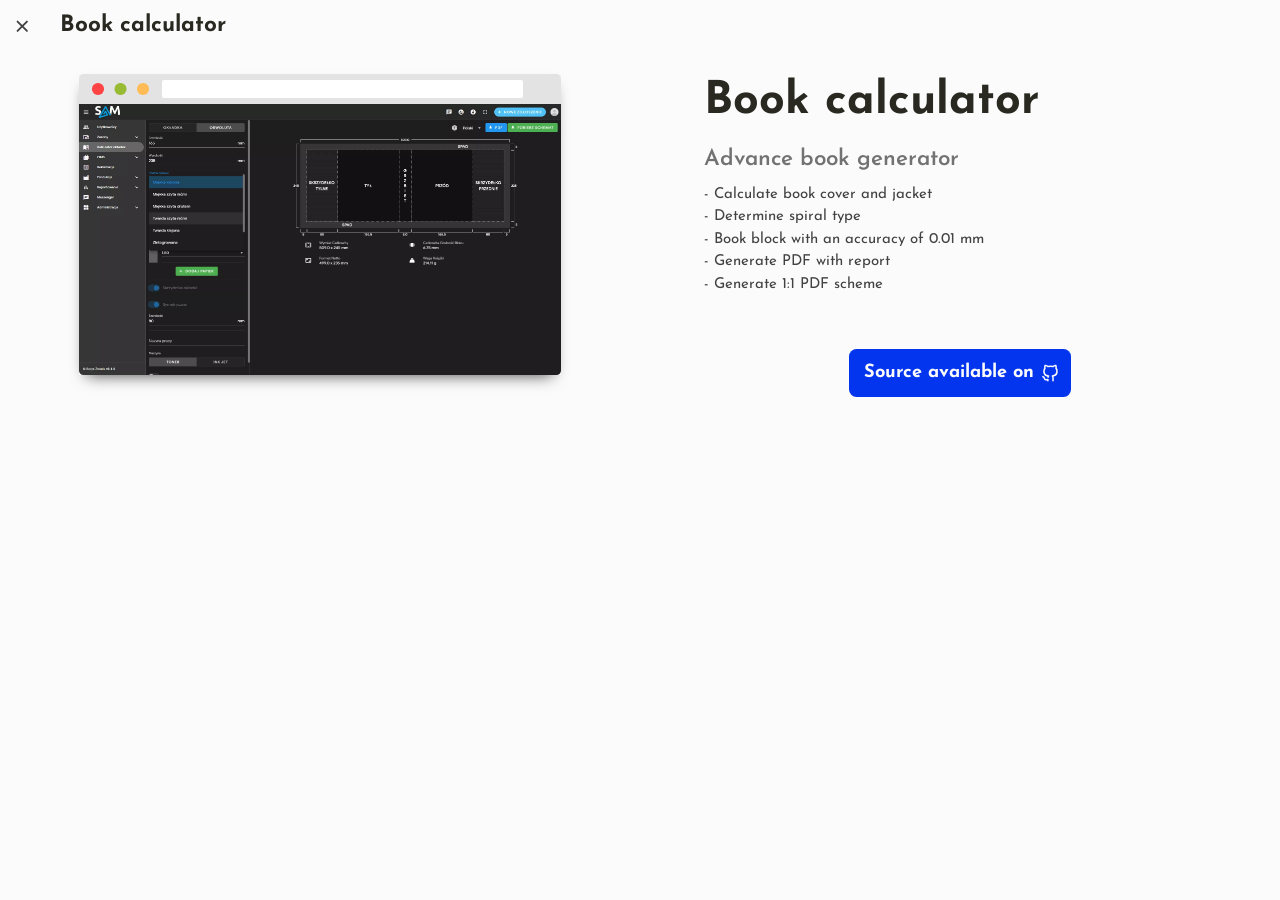
<file: book-calculator/index.html>
<!doctype html>
<html data-n-head-ssr lang="en" data-theme="light" data-n-head="%7B%22lang%22:%7B%22ssr%22:%22en%22%7D,%22data-theme%22:%7B%22ssr%22:%22light%22%7D%7D">
  <head>
    <title>Borys Żmuda | Full Stack Designer</title><meta data-n-head="ssr" charset="utf-8"><meta data-n-head="ssr" name="viewport" content="width=device-width,initial-scale=1"><meta data-n-head="ssr" data-hid="description" name="description" content="Less is the new more. Less complexity, more simple. Digital Design (UX/UI). Prototyping & Develop."><meta data-n-head="ssr" name="format-detection" content="telephone=no"><link data-n-head="ssr" rel="icon" type="image/x-icon" href="/favicon.ico"><link rel="preload" href="/_nuxt/5617094.js" as="script"><link rel="preload" href="/_nuxt/c2026c9.js" as="script"><link rel="preload" href="/_nuxt/1f4ad12.js" as="script"><link rel="preload" href="/_nuxt/61139f5.js" as="script"><link rel="preload" href="/_nuxt/2710cd8.js" as="script"><link rel="preload" href="/_nuxt/930f6cd.js" as="script"><link rel="preload" href="/_nuxt/580bd52.js" as="script"><style data-vue-ssr-id="49d91b13:0 49d91b13:1 fa7ff0ca:0">@import url(https://fonts.googleapis.com/css2?family=Josefin+Sans:wght@400;600;700&display=swap);.btn{display:-webkit-inline-box;display:-ms-inline-flexbox;display:inline-flex;-webkit-box-align:center;-ms-flex-align:center;align-items:center;-webkit-box-flex:0;-ms-flex:0 0 auto;flex:0 0 auto;font-weight:500;border-radius:.5rem;-webkit-box-pack:center;-ms-flex-pack:center;justify-content:center;-ms-flex-item-align:center;align-self:center;vertical-align:middle;white-space:nowrap;cursor:pointer;font-size:.875rem;color:#424242;color:var(--text-color);position:relative;text-decoration:none;-webkit-transition-duration:.28s;transition-duration:.28s;-webkit-transition-property:color,opacity,-webkit-box-shadow,-webkit-transform;transition-property:color,opacity,-webkit-box-shadow,-webkit-transform;transition-property:box-shadow,color,transform,opacity;transition-property:box-shadow,color,transform,opacity,-webkit-box-shadow,-webkit-transform;-webkit-user-select:none;-moz-user-select:none;-ms-user-select:none;user-select:none;background-color:transparent;border-style:none}.btn,.btn:focus{outline:0}.btn:before{content:"";position:absolute;top:0;right:0;bottom:0;left:0;opacity:0;color:inherit;background-color:currentColor;border-radius:inherit;pointer-events:none;-webkit-transition:opacity .2s;transition:opacity .2s}.btn:hover:before{opacity:.08}.btn--rounded{border-radius:1rem}.btn.btn--default{height:2.3rem;min-width:4rem;padding:0 1rem;font-size:.875012rem}.btn.btn--large{height:2.75rem;min-width:5rem;padding:0 1rem;font-size:1.04621rem}.btn.btn--x-large{height:3.2rem;min-width:6rem;padding:0 1rem;font-size:1.217408rem}.btn.btn--primary{background-color:#0335ee;background-color:var(--primary-color);color:#fbfbfb;color:var(--bg-color);font-weight:700}.btn.ui-svg-inline{height:1.25rem;width:1.25rem}.btn.btn--icon .ui-svg-inline{height:1.5rem;width:1.5rem}.btn.btn--fixed{position:fixed;z-index:10}.btn.btn--fixed.btn--top{top:1rem}.btn.btn--fixed.btn--right{right:1rem}.btn.btn--fixed.btn--bottom{bottom:1rem}.btn.btn--fixed.btn--left{left:1rem}.btn.btn--block{-ms-flex-item-align:unset;align-self:unset}.btn.btn--disabled{pointer-events:none}.btn.btn--icon{height:3rem;min-width:3rem;padding:0;border-radius:50%}.btn.btn--outlined{border:thin solid}.btn .btn--wrapper{-webkit-box-align:center;-ms-flex-align:center;align-items:center;color:inherit;display:-webkit-box;display:-ms-flexbox;display:flex;-webkit-box-flex:1;-ms-flex:1 0 auto;flex:1 0 auto;-webkit-box-pack:inherit;-ms-flex-pack:inherit;justify-content:inherit;line-height:normal;position:relative;-webkit-transition:inherit;transition:inherit;-webkit-transition-property:opacity;transition-property:opacity}.btn .ui-svg-inline.ui-svg--left{margin-left:-.25rem;margin-right:.5rem}.btn .ui-svg-inline.ui-svg--right{margin-left:.5rem;margin-right:-.25rem}.list{max-width:100%}.list-group--header{cursor:pointer}.list-group--header:hover:before{opacity:.04}.list-group--items{-webkit-box-flex:1;-ms-flex:1 1 auto;flex:1 1 auto;overflow:hidden;-webkit-transition:.5s ease-out;transition:.5s ease-out}.list-group--items>.list-item{padding-left:64px}.list-item{display:-webkit-box;display:-ms-flexbox;display:flex;-webkit-box-align:center;-ms-flex-align:center;align-items:center;-webkit-box-flex:1;-ms-flex:1 1 100%;flex:1 1 100%;width:100%;min-height:64px;position:relative;padding:0 1rem}.list-item:before{content:"";position:absolute;background-color:currentColor;top:0;right:0;bottom:0;left:0;opacity:0;pointer-events:none;-webkit-transition:.3s cubic-bezier(.25,.8,.5,1);transition:.3s cubic-bezier(.25,.8,.5,1)}.list-item--icon{display:-webkit-inline-box;display:-ms-inline-flexbox;display:inline-flex;margin-right:1rem;color:#0335ee;color:var(--primary-color)}.list-item--icon>svg{height:2rem;width:2rem}.list-item--content{display:-webkit-inline-box;display:-ms-inline-flexbox;display:inline-flex;-webkit-box-flex:1;-ms-flex:1 1;flex:1 1;-ms-flex-wrap:wrap;flex-wrap:wrap;overflow:hidden}.list-item--subtitle,.list-item--title{line-height:1.2;-webkit-box-flex:1;-ms-flex:1 1 100%;flex:1 1 100%;overflow:hidden;text-overflow:ellipsis;white-space:nowrap}.list-item--title{display:-webkit-box;display:-ms-flexbox;display:flex;-webkit-box-align:center;-ms-flex-align:center;align-items:center;-webkit-box-pack:justify;-ms-flex-pack:justify;justify-content:space-between;font-size:1.25rem;font-weight:600;color:#424242;color:var(--text-color)}.list-item--title :first-child{font-size:1rem}.list-item--subtitle{font-size:.875rem;color:#727272;color:var(--text-secondary-color)}.list-item--action{display:-webkit-inline-box;display:-ms-inline-flexbox;display:inline-flex;-webkit-box-pack:end;-ms-flex-pack:end;justify-content:flex-end;margin-left:1rem;color:#0335ee;color:var(--primary-color)}.list-item--action>svg{height:1.5rem;width:1.5rem;-webkit-transition:.5s;transition:.5s}.list-group--active .list-item--action>svg{-webkit-transform:rotate(180deg);transform:rotate(180deg)}.progressbar{display:-webkit-box;display:-ms-flexbox;display:flex;background:0 0;overflow:hidden;-webkit-transition:.2s;transition:.2s;width:100%}.progressbar .progressbar--background,.progressbar .progressbar--buffer{height:inherit;-webkit-transition:inherit;transition:inherit;background-color:#536390;background-color:var(--secondary-color)}.progressbar.progressbar--rounded{border-radius:1rem}.progressbar.progressbar--rounded .progressbar--background{border-radius:0 1rem 1rem 0}.progressbar.progressbar--rounded .progressbar--buffer{border-radius:1rem 0 0 1rem}.slider-item{padding:1rem;-webkit-box-flex:0;-ms-flex:0 0 100%;flex:0 0 100%;width:100%}.slider-item__wrapper{height:100%;-webkit-box-shadow:0 .5rem 1rem -.5rem #424242;box-shadow:0 .5rem 1rem -.5rem #424242}.slider-item__wrapper,.slider-item__wrapper figure{display:-webkit-box;display:-ms-flexbox;display:flex;position:relative}.slider-item__wrapper figure{overflow:hidden;background-color:#424242;border-radius:.3rem}.slider-item__wrapper figure img{-o-object-fit:cover;object-fit:cover;-webkit-transition:opacity .35s,-webkit-transform .35s;transition:opacity .35s,-webkit-transform .35s;transition:opacity .35s,transform .35s;transition:opacity .35s,transform .35s,-webkit-transform .35s}.slider-item__wrapper figure figcaption{position:absolute;width:100%;height:100%;padding:2rem;color:#fff;text-transform:uppercase;font-size:1.25rem;display:-webkit-box;display:-ms-flexbox;display:flex;-webkit-box-align:end;-ms-flex-align:end;align-items:flex-end;-webkit-box-pack:end;-ms-flex-pack:end;justify-content:flex-end}.slider-item__wrapper figure figcaption:before{position:absolute;width:100%;height:100%;background:hsla(0,0%,100%,.5);content:"";-webkit-transition:-webkit-transform .6s;transition:-webkit-transform .6s;transition:transform .6s;transition:transform .6s,-webkit-transform .6s;-webkit-transform:scale3d(2,2,1) rotate(45deg) translate3d(0,-100%,0);transform:scale3d(2,2,1) rotate(45deg) translate3d(0,-100%,0)}.slider-item__wrapper figure div{padding:0 1rem;max-width:50%;border-right:4px solid #fff;text-align:right;opacity:0;-webkit-transition:opacity .35s;transition:opacity .35s}.slider-item__wrapper.slider-item__caption:hover img{opacity:.5;-webkit-transform:scale3d(1.05,1.05,1);transform:scale3d(1.05,1.05,1)}.slider-item__wrapper.slider-item__caption:hover figcaption:before{-webkit-transform:scale3d(2,2,1) rotate(45deg) translate3d(0,100%,0);transform:scale3d(2,2,1) rotate(45deg) translate3d(0,100%,0)}.slider-item__wrapper.slider-item__caption:hover div{opacity:1;-webkit-transition-delay:.1s;transition-delay:.1s}.slider-item__wrapper.slider-item__web{position:relative;border-top:2rem solid #e3e3e3;border-top-left-radius:.3rem;border-top-right-radius:.3rem}.slider-item__wrapper.slider-item__web:before{display:block;position:absolute;content:"";top:-1.25rem;left:1rem;width:.5rem;height:.5rem;border-radius:50%;background-color:#f44;-webkit-box-shadow:0 0 0 2px #f44,1.5rem 0 0 2px #9b3,3rem 0 0 2px #fb5;box-shadow:0 0 0 2px #f44,1.5rem 0 0 2px #9b3,3rem 0 0 2px #fb5}.slider-item__wrapper.slider-item__web:after{display:block;position:absolute;content:"";top:-1.6rem;left:5.5rem;width:calc(100% - 8rem);height:1.2rem;border-radius:2px;background-color:#fff}.slider-item__wrapper.slider-item__web figure{border-top-left-radius:0;border-top-right-radius:0}.slider-item__wrapper.slider-item__link{cursor:pointer}.btn.btn--back-to-top{background-color:#fbfbfb;background-color:var(--bg-color);border-width:medium;margin-bottom:3.5rem}.btn.btn--back-to-top-fade-enter-active,.btn.btn--back-to-top-fade-leave-active{-webkit-transition:opacity .7s;transition:opacity .7s}.btn.btn--back-to-top-fade-enter,.btn.btn--back-to-top-fade-leave-to{opacity:0}.btn.btn--back-to-top:hover{-webkit-transform:scale(1.1);transform:scale(1.1);-webkit-box-shadow:0 .5rem 1rem -.5rem #424242;box-shadow:0 .5rem 1rem -.5rem #424242;-webkit-box-shadow:0 .5rem 1rem -.5rem var(--text-color);box-shadow:0 .5rem 1rem -.5rem var(--text-color)}.btn.btn--back-to-top.btn--icon .ui-svg-inline{width:3rem;height:3rem}@media screen and (min-width:1264px){.btn.btn--back-to-top{margin-bottom:0}}.section{padding:2rem 0 4rem}.container{position:relative;width:100%;margin-left:auto;margin-right:auto;padding:0 1.5rem}@media screen and (min-width:960px){.container{max-width:900px}}@media screen and (min-width:1264px){.container{max-width:1185px}}.container>h1,.container>h2{text-align:center}.container--cover{position:absolute;top:0}.container--cover,.container--cover>svg{width:100%;height:100%}#home{position:relative;padding-top:4rem}#home .container{display:-webkit-box;display:-ms-flexbox;display:flex;-webkit-box-align:center;-ms-flex-align:center;align-items:center;-webkit-box-pack:center;-ms-flex-pack:center;justify-content:center;-ms-flex-wrap:wrap;flex-wrap:wrap;position:relative}#home .container--cover{height:50%}#home .home--social{margin-left:-1rem}#home .home--social>li:not(:last-child){margin-bottom:.5rem}#home .home--content{display:-webkit-box;display:-ms-flexbox;display:flex;-webkit-box-orient:vertical;-webkit-box-direction:normal;-ms-flex-direction:column;flex-direction:column;margin-top:6rem}#home .home--content .btn{margin-top:3rem;padding:1.5rem}#home .home--image{display:-webkit-box;display:-ms-flexbox;display:flex;-webkit-box-flex:1;-ms-flex:1 0 80%;flex:1 0 80%;-webkit-box-pack:center;-ms-flex-pack:center;justify-content:center}#home .home--image>svg{max-width:250px}#home .home--image>svg image{width:100%}@media screen and (max-width:959px){#home .home--scroller{display:none}}@media screen and (min-width:600px){#home .home--content{-ms-flex-preferred-size:65%;flex-basis:65%}}@media screen and (min-width:960px){#home{margin-bottom:2rem}#home .container{-webkit-box-pack:justify;-ms-flex-pack:justify;justify-content:space-between}#home .home--content{-webkit-box-ordinal-group:2;-ms-flex-order:1;order:1;-ms-flex-preferred-size:45%;flex-basis:45%;margin-top:0}#home .home--content h1,#home .home--content h2,#home .home--content h3{color:#fff}#home .home--content .btn{background-color:#fff;color:#424242}#home .home--image{-webkit-box-ordinal-group:3;-ms-flex-order:2;order:2;-webkit-box-flex:0;-ms-flex:0 1 30%;flex:0 1 30%}#home .home--image>svg{max-width:300px}#home .home--scroller{display:-webkit-box;display:-ms-flexbox;display:flex;-webkit-box-orient:horizontal;-webkit-box-direction:normal;-ms-flex-direction:row;flex-direction:row;-webkit-box-align:center;-ms-flex-align:center;align-items:center}#home .container--cover{height:100%}}@media screen and (min-width:1264px){#home .home--content{-ms-flex-preferred-size:30%;flex-basis:30%}}#home .icon-scroll{display:inline-block;position:relative;height:1.75rem;width:1.15rem;-webkit-box-shadow:inset 0 0 0 2px currentColor;box-shadow:inset 0 0 0 2px currentColor;border-radius:1.75rem;margin-right:.5rem}#home .icon-scroll:before{content:"";width:2px;height:5px;position:absolute;background:currentColor;top:4px;left:.5rem;-webkit-animation-duration:1.5s;animation-duration:1.5s;-webkit-animation-iteration-count:infinite;animation-iteration-count:infinite;-webkit-animation-name:icon-scroll;animation-name:icon-scroll}@-webkit-keyframes icon-scroll{0%{opacity:1}to{opacity:0;-webkit-transform:translateY(1rem);transform:translateY(1rem)}}@keyframes icon-scroll{0%{opacity:1}to{opacity:0;-webkit-transform:translateY(1rem);transform:translateY(1rem)}}#me .me-content{-webkit-box-pack:center;-ms-flex-pack:center;justify-content:center;-webkit-box-align:center;-ms-flex-align:center;align-items:center}#me .me-content,#me .me-content .me-content--wrapper{display:-webkit-box;display:-ms-flexbox;display:flex;-webkit-box-orient:vertical;-webkit-box-direction:normal;-ms-flex-direction:column;flex-direction:column}#me .me-content .me-content--wrapper{width:80%}#me .me--image{margin:4rem -1rem 1rem}#me h3{margin-top:2rem;-ms-flex-item-align:center;align-self:center}#me .me-info{-ms-flex-pack:distribute;justify-content:space-around;margin:2rem}#me .me-info,#me .me-info li{display:-webkit-box;display:-ms-flexbox;display:flex}#me .me-info li{-webkit-box-orient:vertical;-webkit-box-direction:normal;-ms-flex-direction:column;flex-direction:column;-webkit-box-align:center;-ms-flex-align:center;align-items:center;margin:0 2rem;-webkit-transition:.5s;transition:.5s}#me .me-info li:hover{-webkit-transform:scale(1.2);transform:scale(1.2)}#me .me-info li svg{width:2.5rem;height:2.5rem;fill:#0335ee;fill:var(--primary-color)}#me .me-info li .me-info--title{font-size:1.5rem;font-weight:600;color:#424242;color:var(--text-color);margin:.5rem 0}#me .me-info li .me-info--subtitle{text-align:center;color:#727272;color:var(--text-secondary-color)}#me .btn{margin-top:2rem;padding:1.5rem}.skills-content{display:-webkit-box;display:-ms-flexbox;display:flex;-webkit-box-pack:center;-ms-flex-pack:center;justify-content:center;-webkit-box-align:center;-ms-flex-align:center;align-items:center;margin-top:4rem}.skills-content .progressbar{margin-top:4px}.slider{display:-webkit-box;display:-ms-flexbox;display:flex;-ms-flex-wrap:wrap;flex-wrap:wrap;-webkit-box-flex:1;-ms-flex:1 1 auto;flex:1 1 auto;-webkit-box-pack:justify;-ms-flex-pack:justify;justify-content:space-between;margin-left:-1rem;margin-right:-1rem;margin-top:4rem}@media screen and (min-width:960px){.slider .slider-item{max-width:50%;-ms-flex-preferred-size:50%;flex-basis:50%}}#contact{padding-bottom:0}#contact .container{-webkit-box-orient:horizontal;-ms-flex-direction:row;flex-direction:row;height:400px;-ms-flex-wrap:nowrap;flex-wrap:nowrap}#contact .contact--testimonial,#contact .container{display:-webkit-box;display:-ms-flexbox;display:flex;-webkit-box-direction:normal}#contact .contact--testimonial{-webkit-box-orient:vertical;-ms-flex-direction:column;flex-direction:column;-webkit-box-pack:justify;-ms-flex-pack:justify;justify-content:space-between;z-index:2;max-width:80%}#contact .contact--image{max-width:50%;-webkit-box-flex:1;-ms-flex:1 0 50%;flex:1 0 50%;background-image:url(/_nuxt/img/81913527_3063595146994674_7914289545749725184g.f44ea6a.webp);background-size:cover;position:absolute;top:0;width:100%;height:100%;right:0}@media screen and (min-width:600px){#contact .contact--testimonial{max-width:50%;-webkit-box-flex:1;-ms-flex:1 0 50%;flex:1 0 50%}#contact .contact--image{position:relative}}#contact .switch-to-text{position:relative;display:-webkit-box;display:-ms-flexbox;display:flex;-webkit-box-pack:center;-ms-flex-pack:center;justify-content:center;-webkit-box-align:center;-ms-flex-align:center;align-items:center;-ms-flex-item-align:center;align-self:center;-webkit-transition:-webkit-transform .8s;transition:-webkit-transform .8s;transition:transform .8s;transition:transform .8s,-webkit-transform .8s;-webkit-transform-style:preserve-3d;transform-style:preserve-3d}#contact .switch-to-text.active{-webkit-transform:rotateY(180deg);transform:rotateY(180deg)}#contact .switch-to-text.active .btn{pointer-events:none}#contact .switch-to-text .btn{-webkit-backface-visibility:hidden;backface-visibility:hidden}#contact .switch-to-text>strong{position:absolute;height:100%;-webkit-box-pack:center;-ms-flex-pack:center;justify-content:center;-webkit-backface-visibility:hidden;backface-visibility:hidden;-webkit-transform:rotateY(180deg);transform:rotateY(180deg)}#contact .switch-to-text>strong,.preview{display:-webkit-box;display:-ms-flexbox;display:flex;-webkit-box-orient:vertical;-webkit-box-direction:normal;-ms-flex-direction:column;flex-direction:column}.preview{-ms-flex-pack:distribute;justify-content:space-around;-webkit-box-align:center;-ms-flex-align:center;align-items:center;padding-top:3.5rem}.preview>div{display:-webkit-box;display:-ms-flexbox;display:flex;-ms-flex-preferred-size:100%;flex-basis:100%;-webkit-box-orient:vertical;-webkit-box-direction:normal;-ms-flex-direction:column;flex-direction:column;-webkit-box-pack:center;-ms-flex-pack:center;justify-content:center}.preview .preview--description{padding:0 3.5rem}.preview .btn{margin-top:3.5rem}@media screen and (min-width:960px){.preview{-webkit-box-orient:horizontal;-webkit-box-direction:normal;-ms-flex-direction:row;flex-direction:row}.preview>div{-ms-flex-preferred-size:40%;flex-basis:40%}.preview .preview--description{padding:0}}header{position:fixed;bottom:0;left:0;width:100%;-webkit-transition-property:background-color,-webkit-box-shadow;transition-property:background-color,-webkit-box-shadow;transition-property:background-color,box-shadow;transition-property:background-color,box-shadow,-webkit-box-shadow;-webkit-transition-duration:.5s;transition-duration:.5s;z-index:100;height:3.5rem}header,header.elevate{background-color:#fbfbfb;background-color:var(--bg-color)}header.elevate{-webkit-box-shadow:0 0 10px 0 rgba(0,0,0,.2);box-shadow:0 0 10px 0 rgba(0,0,0,.2)}header.header{display:-webkit-box;display:-ms-flexbox;display:flex;-webkit-box-align:center;-ms-flex-align:center;align-items:center;-webkit-box-pack:justify;-ms-flex-pack:justify;justify-content:space-between;bottom:unset;top:0}header.header .header--title{font-size:1.5rem;font-weight:700;margin:0 auto 0 1rem;color:#292922;color:var(--heading-color)}header nav{display:-webkit-box;display:-ms-flexbox;display:flex;-webkit-box-pack:justify;-ms-flex-pack:justify;justify-content:space-between;-webkit-box-align:center;-ms-flex-align:center;align-items:center}header nav .theme--toggle{overflow:hidden}header nav .theme--toggle.animation svg{-webkit-transform:translateY(3rem);transform:translateY(3rem)}header nav .theme--toggle svg{-webkit-transition:.8s;transition:.8s;-webkit-transform:translateY(0);transform:translateY(0)}header nav .nav-drawer--active svg{fill:#0335ee;fill:var(--primary-color)}header .nav-list{display:-webkit-inline-box;display:-ms-inline-flexbox;display:inline-flex;-ms-flex-wrap:wrap;flex-wrap:wrap;width:100%}header .nav-list .nav-item{margin:0 1.5rem}header .nav-list .nav-item,header .nav-list .nav-item .nav-link{display:-webkit-box;display:-ms-flexbox;display:flex;-webkit-box-pack:center;-ms-flex-pack:center;justify-content:center}header .nav-list .nav-item .nav-link{-webkit-box-align:center;-ms-flex-align:center;align-items:center;-webkit-box-orient:vertical;-webkit-box-direction:normal;-ms-flex-direction:column;flex-direction:column;width:3rem;height:3rem;color:#424242;color:var(--text-color);font-weight:600;-webkit-transition:.5s;transition:.5s}header .nav-list .nav-item .nav-link.nav-link--active,header .nav-list .nav-item .nav-link:hover{color:#0335ee;color:var(--primary-color)}header .nav-list .nav-item .nav-link>svg{width:1.5rem;height:1.5rem;margin-bottom:.3rem}header .nav-logo{display:none}header .nav-logo svg{width:2.25rem;height:2.25rem}@media screen and (max-width:1263px){header nav:before{content:"";position:absolute;border-top:1px solid transparent;top:0;left:0;width:100%;height:100%;-webkit-transition:border-top-color .5s;transition:border-top-color .5s}header .nav-menu--open,header nav:before{background-color:#fbfbfb;background-color:var(--bg-color)}header .nav-menu--open:before{border-top-color:rgba(0,0,0,.2)}header .nav-menu--open .nav-menu{bottom:3.5rem}header .nav-menu{position:fixed;bottom:-100%;left:0;width:100%;background-color:#fbfbfb;background-color:var(--bg-color);padding:1.5rem;-webkit-box-shadow:0 -4px 10px 0 rgba(0,0,0,.2);box-shadow:0 -4px 10px 0 rgba(0,0,0,.2);border-radius:1.5rem 1.5rem 0 0;-webkit-transition:.5s;transition:.5s;z-index:-1}header .nav-menu:before{content:"";position:absolute;width:3.5rem;height:4px;border-radius:4px;top:-8px;-webkit-box-shadow:0 0 10px 0 rgba(0,0,0,.2);box-shadow:0 0 10px 0 rgba(0,0,0,.2);left:calc(50% - 1.75rem);background:#fbfbfb;background:var(--bg-color)}header .nav-menu .nav-item{margin:1.5rem 0;-webkit-box-flex:0;-ms-flex:0 1 33.3333%;flex:0 1 33.3333%}}@media screen and (min-width:1264px){header{top:0;bottom:unset;background-color:transparent}header nav svg{fill:#fff;-webkit-transition-property:fill;transition-property:fill;-webkit-transition-duration:.3s;transition-duration:.3s}header.elevate .nav-list .nav-item .nav-link{color:#161625;color:var(--text-reverse-color)}header.elevate .nav-list .nav-item .nav-link:after{border-bottom-color:#161625;border-bottom-color:var(--text-reverse-color)}header.elevate .nav-list .nav-item .nav-link.nav-link--active,header.elevate .nav-list .nav-item .nav-link:hover{color:#161625;color:var(--text-reverse-color)}header.elevate svg{fill:#161625;fill:var(--text-reverse-color)}header nav{-webkit-box-pack:unset;-ms-flex-pack:unset;justify-content:unset}header nav .nav-menu{margin-left:auto;margin-right:1.5rem}header .nav-list .nav-item .nav-link{width:auto;color:#fff;margin-top:.25rem}header .nav-list .nav-item .nav-link:after{display:block;content:"";border-bottom:1px solid #fff;-webkit-transform:scaleX(0);transform:scaleX(0);-webkit-transition:.25s ease-in-out;transition:.25s ease-in-out;margin-top:.25rem;width:100%}header .nav-list .nav-item .nav-link.nav-link--active,header .nav-list .nav-item .nav-link:hover{color:#fff}header .nav-list .nav-item .nav-link.nav-link--active:after,header .nav-list .nav-item .nav-link:hover:after{-webkit-transform:scaleX(1);transform:scaleX(1)}header .nav-list .nav-item .nav-link>svg{display:none}header .nav-logo{display:inherit}header .nav-drawer{display:none}header .theme--toggle{-webkit-box-ordinal-group:4;-ms-flex-order:3;order:3}}footer{position:relative;padding-top:8rem;margin-top:-8rem;color:#fff;width:100%}footer .container--cover{bottom:0}footer .container--cover svg{-webkit-transform:scaleY(-1);transform:scaleY(-1)}footer .container{position:relative}footer .container .footer{display:-webkit-box;display:-ms-flexbox;display:flex;-webkit-box-align:center;-ms-flex-align:center;align-items:center;-webkit-box-pack:justify;-ms-flex-pack:justify;justify-content:space-between;-webkit-box-orient:vertical;-webkit-box-direction:normal;-ms-flex-direction:column;flex-direction:column;padding:2rem 0}@media screen and (min-width:1264px){footer .container .footer{-webkit-box-orient:horizontal;-webkit-box-direction:normal;-ms-flex-direction:row;flex-direction:row}}footer .container .copyright,footer .container .memento,footer .container .socials{display:-webkit-box;display:-ms-flexbox;display:flex;-webkit-box-align:center;-ms-flex-align:center;align-items:center;min-height:3rem}:root{--primary-color:#0335ee;--secondary-color:#536390;--text-color:#424242;--text-reverse-color:#161625;--text-secondary-color:#727272;--bg-color:#fbfbfb;--heading-color:#292922}:root[data-theme=dark]{--primary-color:#9a97f3;--secondary-color:#818cab;--text-color:#e1e1ff;--text-reverse-color:#fbfbfb;--text-secondary-color:#e1e1ff;--bg-color:#161625;--heading-color:#818cab}ul{list-style:none}a{text-decoration:none}img{max-width:100%}a,button{-webkit-tap-highlight-color:transparent}button{-webkit-user-select:none;-moz-user-select:none;-ms-user-select:none;user-select:none}/*!
 * ress.css • v2.0.4
 * MIT License
 * github.com/filipelinhares/ress
 */html{-webkit-box-sizing:border-box;box-sizing:border-box;overflow-y:auto;-webkit-text-size-adjust:100%;word-break:normal;-moz-tab-size:4;-o-tab-size:4;tab-size:4}*,:after,:before{background-repeat:no-repeat;-webkit-box-sizing:inherit;box-sizing:inherit}:after,:before{text-decoration:inherit;vertical-align:inherit}*{padding:0;margin:0}hr{overflow:visible;height:0}details,main{display:block}summary{display:list-item}small{font-size:80%}[hidden]{display:none}abbr[title]{border-bottom:none;text-decoration:underline;-webkit-text-decoration:underline dotted;text-decoration:underline dotted}a{background-color:transparent}a:active,a:hover{outline-width:0}code,kbd,pre,samp{font-family:monospace,monospace}pre{font-size:1em}b,strong{font-weight:bolder}sub,sup{font-size:75%;line-height:0;position:relative;vertical-align:baseline}sub{bottom:-.25em}sup{top:-.5em}input{border-radius:0}[disabled]{cursor:default}[type=number]::-webkit-inner-spin-button,[type=number]::-webkit-outer-spin-button{height:auto}[type=search]{-webkit-appearance:textfield;outline-offset:-2px}[type=search]::-webkit-search-cancel-button,[type=search]::-webkit-search-decoration{-webkit-appearance:none}textarea{overflow:auto;resize:vertical}button,input,optgroup,select,textarea{font:inherit}optgroup{font-weight:700}button{overflow:visible}button,select{text-transform:none}[role=button],[type=button],[type=reset],[type=submit],button{cursor:pointer;color:inherit}[type=button]::-moz-focus-inner,[type=reset]::-moz-focus-inner,[type=submit]::-moz-focus-inner,button::-moz-focus-inner{border-style:none;padding:0}[type=button]::-moz-focus-inner,[type=reset]::-moz-focus-inner,[type=submit]::-moz-focus-inner,button:-moz-focusring{outline:1px dotted ButtonText}[type=reset],[type=submit],button,html [type=button]{-webkit-appearance:button}button,input,select,textarea{background-color:transparent;border-style:none}select{-moz-appearance:none;-webkit-appearance:none}select::-ms-expand{display:none}select::-ms-value{color:currentColor}legend{border:0;color:inherit;display:table;max-width:100%;white-space:normal}::-webkit-file-upload-button{-webkit-appearance:button;color:inherit;font:inherit}img{border-style:none}progress{vertical-align:baseline}@media screen{[hidden~=screen]{display:inherit}[hidden~=screen]:not(:active):not(:focus):not(:target){position:absolute!important;clip:rect(0 0 0 0)!important}}[aria-busy=true]{cursor:progress}[aria-controls]{cursor:pointer}[aria-disabled=true]{cursor:default}html{font-size:.938rem;text-rendering:optimizeLegibility;-webkit-font-smoothing:antialiased;-moz-osx-font-smoothing:grayscale;scroll-behavior:smooth}body{background-color:#fbfbfb;background-color:var(--bg-color);color:#424242;color:var(--text-color);-webkit-transition-property:color;transition-property:color;-webkit-transition-delay:.5s;transition-delay:.5s}body::-webkit-scrollbar{width:8px;height:8px}body::-webkit-scrollbar,body::-webkit-scrollbar-track{background-color:transparent}body::-webkit-scrollbar-thumb{background-color:#536390;background-color:var(--secondary-color);border-radius:8px}body::-webkit-scrollbar-button{display:none}.layout--wrapper{font-family:"Josefin Sans",sans-serif;line-height:1.5;margin:0 0 3.5rem}@media screen and (min-width:1264px){.layout--wrapper{margin:0}}h1{color:#292922;color:var(--heading-color);font-size:3rem;font-weight:700;font-family:"Josefin Sans",sans-serif;margin:1rem 0 .5rem}h2{font-size:1.5rem;font-weight:600;margin:0 0 .5rem}h2,h3{color:#727272;color:var(--text-secondary-color);font-family:"Josefin Sans",sans-serif}h3{font-size:1.25rem;line-height:1.75rem;margin:1rem 0 .5rem}h3,h4{font-weight:400}h4{color:#292922;color:var(--heading-color);font-size:1rem;font-family:"Josefin Sans",sans-serif}.text--primary{color:#0335ee;color:var(--primary-color)}.text--white{color:#fff}.nuxt-progress{position:fixed;top:0;left:0;right:0;height:2px;width:0;opacity:1;-webkit-transition:width .1s,opacity .4s;transition:width .1s,opacity .4s;background-color:#000;z-index:999999}.nuxt-progress.nuxt-progress-notransition{-webkit-transition:none;transition:none}.nuxt-progress-failed{background-color:red}</style><link rel="preload" href="/_nuxt/static/1638525743/book-calculator/state.js" as="script"><link rel="preload" href="/_nuxt/static/1638525743/book-calculator/payload.js" as="script"><link rel="preload" href="/_nuxt/static/1638525743/manifest.js" as="script">
  </head>
  <body>
    <div data-server-rendered="true" id="__nuxt"><!----><div id="__layout"><div class="layout--wrapper"><header class="header"><a href="/#portfolio" rel="noopener" class="btn btn--icon btn--default"><span class="btn--wrapper"><svg width="1em" height="1em" xmlns="http://www.w3.org/2000/svg" viewBox="0 0 24 24" fill="currentColor" class="ui-svg-inline"><path d="M13.41,12l4.3-4.29a1,1,0,1,0-1.42-1.42L12,10.59,7.71,6.29A1,1,0,0,0,6.29,7.71L10.59,12l-4.3,4.29a1,1,0,0,0,0,1.42,1,1,0,0,0,1.42,0L12,13.41l4.29,4.3a1,1,0,0,0,1.42,0,1,1,0,0,0,0-1.42Z"></path></svg></span></a> <span class="header--title">Book calculator</span></header> <main class="preview"><div class="slider-item"><div class="slider-item__wrapper slider-item__web"><figure><img alt="Book calculator" title="Book calculator" src="/_nuxt/img/book_generator_310.ec7f33c.webp"> <!----></figure></div></div> <div class="preview--description"><h1 class="text">Book calculator</h1> <h2>Advance book generator</h2> <!----> <ul><li>- Calculate book cover and jacket</li><li>- Determine spiral type</li><li>- Book block with an accuracy of 0.01 mm</li><li>- Generate PDF with report</li><li>- Generate 1:1 PDF scheme</li></ul> <a href="https://bitbucket.org/rudashi/bookgenerator" rel="noopener" target="_blank" class="btn--primary btn btn--x-large"><span class="btn--wrapper">
                Source available on
                <svg width="1em" height="1em" xmlns="http://www.w3.org/2000/svg" viewBox="0 0 24 24" fill="currentColor" class="ui-svg-inline ui-svg--right"><path d="M10.07031,20.50291a1.00008,1.00008,0,0,0-1.18115-.9834c-1.30908.24024-2.96191.27637-3.40137-.958a5.70754,5.70754,0,0,0-1.83691-2.415,1.20073,1.20073,0,0,1-.1665-.10938,1,1,0,0,0-.93067-.64551H2.54883a.99965.99965,0,0,0-1,.99512c-.00391.81543.811,1.33789,1.1416,1.51465a4.4408,4.4408,0,0,1,.92383,1.35937c.36426,1.02344,1.42285,2.57617,4.46582,2.376.001.03516.00195.06836.00244.09863l.00439.26758a1,1,0,0,0,2,0l-.00488-.31836C10.07715,21.4951,10.07031,21.22068,10.07031,20.50291Zm10.667-15.126c.03174-.125.063-.26367.09034-.41992a6.27792,6.27792,0,0,0-.40821-3.293,1.002,1.002,0,0,0-.61572-.58007c-.356-.12012-1.67041-.35645-4.18408,1.25a13.86918,13.86918,0,0,0-6.354,0C6.76221.751,5.45459.9658,5.10205,1.07908a.99744.99744,0,0,0-.63135.584,6.3003,6.3003,0,0,0-.40332,3.35644c.02442.12793.05078.2461.07813.35449A6.26928,6.26928,0,0,0,2.89014,9.20311a8.42168,8.42168,0,0,0,.04248.92187c.334,4.60254,3.334,5.98438,5.42431,6.459-.04345.125-.083.25878-.11816.40039a1.00023,1.00023,0,0,0,1.94238.47851,1.6784,1.6784,0,0,1,.46778-.87793.99947.99947,0,0,0-.5459-1.74512c-3.4541-.39453-4.95362-1.80175-5.1792-4.89843a6.61076,6.61076,0,0,1-.03369-.73828,4.25769,4.25769,0,0,1,.91943-2.71289,3.022,3.022,0,0,1,.1958-.23145.99988.99988,0,0,0,.188-1.02441,3.3876,3.3876,0,0,1-.15527-.55567A4.09356,4.09356,0,0,1,6.1167,3.06346a7.54263,7.54263,0,0,1,2.415,1.17968,1.00877,1.00877,0,0,0,.82764.13282,11.77716,11.77716,0,0,1,6.17285.001,1.00549,1.00549,0,0,0,.83056-.13769,7.572,7.572,0,0,1,2.40528-1.19043,4.03977,4.03977,0,0,1,.0874,1.57812,3.205,3.205,0,0,1-.16895.60743.9999.9999,0,0,0,.188,1.02441c.07715.08691.1543.18066.22363.26855A4.12186,4.12186,0,0,1,20,9.20311a7.03888,7.03888,0,0,1-.0376.77734c-.22021,3.05566-1.72558,4.46387-5.1958,4.85937a1,1,0,0,0-.54541,1.7461,1.63079,1.63079,0,0,1,.46631.9082,3.06079,3.06079,0,0,1,.09229.81934v2.334C14.77,21.2949,14.77,21.78025,14.77,22.00291a1,1,0,1,0,2,0c0-.2168,0-.69238.00977-1.33984V18.31346a4.8815,4.8815,0,0,0-.15479-1.31153,4.25638,4.25638,0,0,0-.11621-.416,6.51258,6.51258,0,0,0,5.44531-6.42383A8.69677,8.69677,0,0,0,22,9.20311,6.13062,6.13062,0,0,0,20.7373,5.37693Z"></path></svg></span></a></div></main></div></div></div><script defer src="/_nuxt/static/1638525743/book-calculator/state.js"></script><script src="/_nuxt/5617094.js" defer></script><script src="/_nuxt/2710cd8.js" defer></script><script src="/_nuxt/930f6cd.js" defer></script><script src="/_nuxt/580bd52.js" defer></script><script src="/_nuxt/c2026c9.js" defer></script><script src="/_nuxt/1f4ad12.js" defer></script><script src="/_nuxt/61139f5.js" defer></script>
  </body>
</html>
</file>
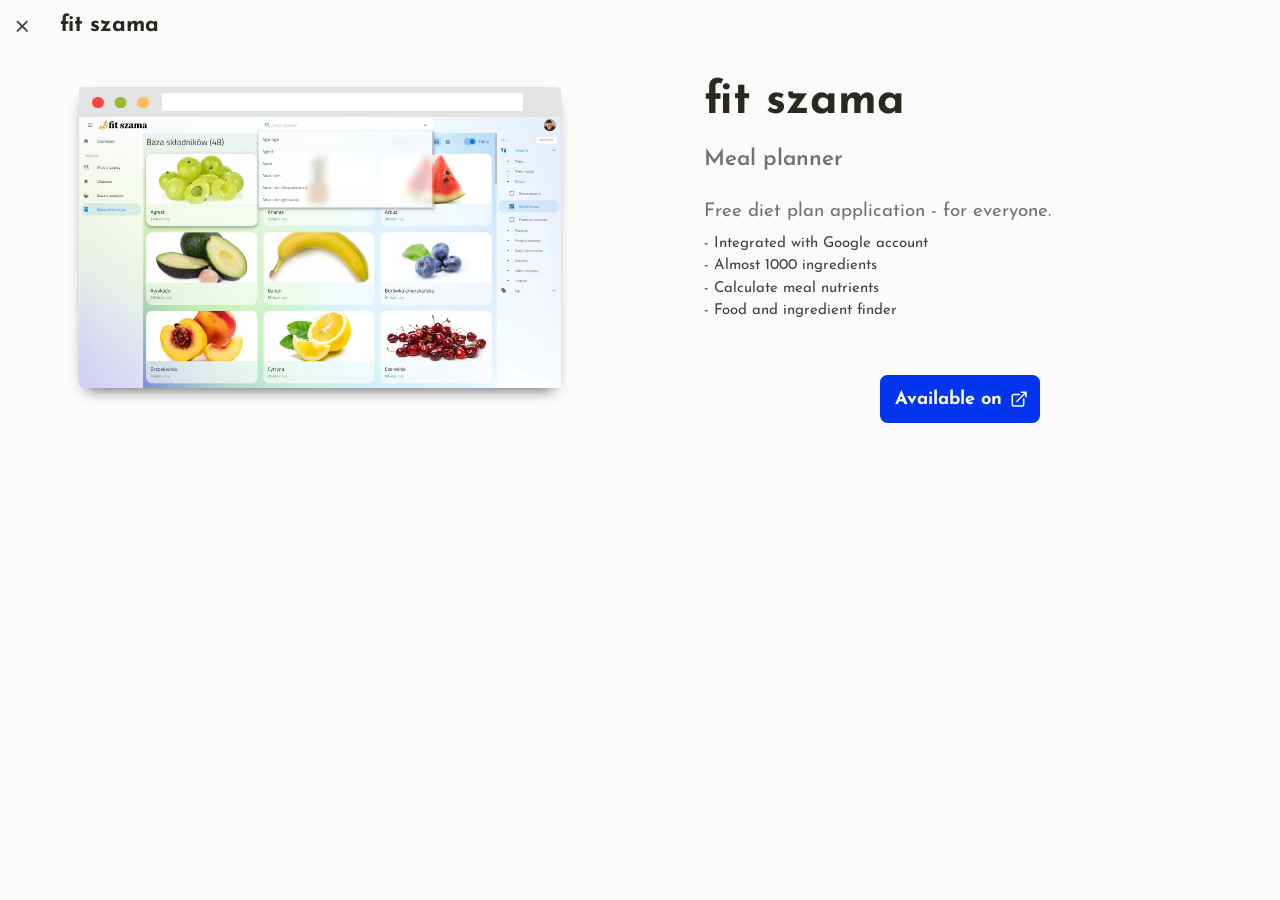
<file: fit-szama/index.html>
<!doctype html>
<html data-n-head-ssr lang="en" data-theme="light" data-n-head="%7B%22lang%22:%7B%22ssr%22:%22en%22%7D,%22data-theme%22:%7B%22ssr%22:%22light%22%7D%7D">
  <head>
    <title>Borys Żmuda | Full Stack Designer</title><meta data-n-head="ssr" charset="utf-8"><meta data-n-head="ssr" name="viewport" content="width=device-width,initial-scale=1"><meta data-n-head="ssr" data-hid="description" name="description" content="Less is the new more. Less complexity, more simple. Digital Design (UX/UI). Prototyping & Develop."><meta data-n-head="ssr" name="format-detection" content="telephone=no"><link data-n-head="ssr" rel="icon" type="image/x-icon" href="/favicon.ico"><link rel="preload" href="/_nuxt/5617094.js" as="script"><link rel="preload" href="/_nuxt/c2026c9.js" as="script"><link rel="preload" href="/_nuxt/1f4ad12.js" as="script"><link rel="preload" href="/_nuxt/61139f5.js" as="script"><link rel="preload" href="/_nuxt/0e97904.js" as="script"><link rel="preload" href="/_nuxt/930f6cd.js" as="script"><link rel="preload" href="/_nuxt/580bd52.js" as="script"><style data-vue-ssr-id="49d91b13:0 49d91b13:1 fa7ff0ca:0">@import url(https://fonts.googleapis.com/css2?family=Josefin+Sans:wght@400;600;700&display=swap);.btn{display:-webkit-inline-box;display:-ms-inline-flexbox;display:inline-flex;-webkit-box-align:center;-ms-flex-align:center;align-items:center;-webkit-box-flex:0;-ms-flex:0 0 auto;flex:0 0 auto;font-weight:500;border-radius:.5rem;-webkit-box-pack:center;-ms-flex-pack:center;justify-content:center;-ms-flex-item-align:center;align-self:center;vertical-align:middle;white-space:nowrap;cursor:pointer;font-size:.875rem;color:#424242;color:var(--text-color);position:relative;text-decoration:none;-webkit-transition-duration:.28s;transition-duration:.28s;-webkit-transition-property:color,opacity,-webkit-box-shadow,-webkit-transform;transition-property:color,opacity,-webkit-box-shadow,-webkit-transform;transition-property:box-shadow,color,transform,opacity;transition-property:box-shadow,color,transform,opacity,-webkit-box-shadow,-webkit-transform;-webkit-user-select:none;-moz-user-select:none;-ms-user-select:none;user-select:none;background-color:transparent;border-style:none}.btn,.btn:focus{outline:0}.btn:before{content:"";position:absolute;top:0;right:0;bottom:0;left:0;opacity:0;color:inherit;background-color:currentColor;border-radius:inherit;pointer-events:none;-webkit-transition:opacity .2s;transition:opacity .2s}.btn:hover:before{opacity:.08}.btn--rounded{border-radius:1rem}.btn.btn--default{height:2.3rem;min-width:4rem;padding:0 1rem;font-size:.875012rem}.btn.btn--large{height:2.75rem;min-width:5rem;padding:0 1rem;font-size:1.04621rem}.btn.btn--x-large{height:3.2rem;min-width:6rem;padding:0 1rem;font-size:1.217408rem}.btn.btn--primary{background-color:#0335ee;background-color:var(--primary-color);color:#fbfbfb;color:var(--bg-color);font-weight:700}.btn.ui-svg-inline{height:1.25rem;width:1.25rem}.btn.btn--icon .ui-svg-inline{height:1.5rem;width:1.5rem}.btn.btn--fixed{position:fixed;z-index:10}.btn.btn--fixed.btn--top{top:1rem}.btn.btn--fixed.btn--right{right:1rem}.btn.btn--fixed.btn--bottom{bottom:1rem}.btn.btn--fixed.btn--left{left:1rem}.btn.btn--block{-ms-flex-item-align:unset;align-self:unset}.btn.btn--disabled{pointer-events:none}.btn.btn--icon{height:3rem;min-width:3rem;padding:0;border-radius:50%}.btn.btn--outlined{border:thin solid}.btn .btn--wrapper{-webkit-box-align:center;-ms-flex-align:center;align-items:center;color:inherit;display:-webkit-box;display:-ms-flexbox;display:flex;-webkit-box-flex:1;-ms-flex:1 0 auto;flex:1 0 auto;-webkit-box-pack:inherit;-ms-flex-pack:inherit;justify-content:inherit;line-height:normal;position:relative;-webkit-transition:inherit;transition:inherit;-webkit-transition-property:opacity;transition-property:opacity}.btn .ui-svg-inline.ui-svg--left{margin-left:-.25rem;margin-right:.5rem}.btn .ui-svg-inline.ui-svg--right{margin-left:.5rem;margin-right:-.25rem}.list{max-width:100%}.list-group--header{cursor:pointer}.list-group--header:hover:before{opacity:.04}.list-group--items{-webkit-box-flex:1;-ms-flex:1 1 auto;flex:1 1 auto;overflow:hidden;-webkit-transition:.5s ease-out;transition:.5s ease-out}.list-group--items>.list-item{padding-left:64px}.list-item{display:-webkit-box;display:-ms-flexbox;display:flex;-webkit-box-align:center;-ms-flex-align:center;align-items:center;-webkit-box-flex:1;-ms-flex:1 1 100%;flex:1 1 100%;width:100%;min-height:64px;position:relative;padding:0 1rem}.list-item:before{content:"";position:absolute;background-color:currentColor;top:0;right:0;bottom:0;left:0;opacity:0;pointer-events:none;-webkit-transition:.3s cubic-bezier(.25,.8,.5,1);transition:.3s cubic-bezier(.25,.8,.5,1)}.list-item--icon{display:-webkit-inline-box;display:-ms-inline-flexbox;display:inline-flex;margin-right:1rem;color:#0335ee;color:var(--primary-color)}.list-item--icon>svg{height:2rem;width:2rem}.list-item--content{display:-webkit-inline-box;display:-ms-inline-flexbox;display:inline-flex;-webkit-box-flex:1;-ms-flex:1 1;flex:1 1;-ms-flex-wrap:wrap;flex-wrap:wrap;overflow:hidden}.list-item--subtitle,.list-item--title{line-height:1.2;-webkit-box-flex:1;-ms-flex:1 1 100%;flex:1 1 100%;overflow:hidden;text-overflow:ellipsis;white-space:nowrap}.list-item--title{display:-webkit-box;display:-ms-flexbox;display:flex;-webkit-box-align:center;-ms-flex-align:center;align-items:center;-webkit-box-pack:justify;-ms-flex-pack:justify;justify-content:space-between;font-size:1.25rem;font-weight:600;color:#424242;color:var(--text-color)}.list-item--title :first-child{font-size:1rem}.list-item--subtitle{font-size:.875rem;color:#727272;color:var(--text-secondary-color)}.list-item--action{display:-webkit-inline-box;display:-ms-inline-flexbox;display:inline-flex;-webkit-box-pack:end;-ms-flex-pack:end;justify-content:flex-end;margin-left:1rem;color:#0335ee;color:var(--primary-color)}.list-item--action>svg{height:1.5rem;width:1.5rem;-webkit-transition:.5s;transition:.5s}.list-group--active .list-item--action>svg{-webkit-transform:rotate(180deg);transform:rotate(180deg)}.progressbar{display:-webkit-box;display:-ms-flexbox;display:flex;background:0 0;overflow:hidden;-webkit-transition:.2s;transition:.2s;width:100%}.progressbar .progressbar--background,.progressbar .progressbar--buffer{height:inherit;-webkit-transition:inherit;transition:inherit;background-color:#536390;background-color:var(--secondary-color)}.progressbar.progressbar--rounded{border-radius:1rem}.progressbar.progressbar--rounded .progressbar--background{border-radius:0 1rem 1rem 0}.progressbar.progressbar--rounded .progressbar--buffer{border-radius:1rem 0 0 1rem}.slider-item{padding:1rem;-webkit-box-flex:0;-ms-flex:0 0 100%;flex:0 0 100%;width:100%}.slider-item__wrapper{height:100%;-webkit-box-shadow:0 .5rem 1rem -.5rem #424242;box-shadow:0 .5rem 1rem -.5rem #424242}.slider-item__wrapper,.slider-item__wrapper figure{display:-webkit-box;display:-ms-flexbox;display:flex;position:relative}.slider-item__wrapper figure{overflow:hidden;background-color:#424242;border-radius:.3rem}.slider-item__wrapper figure img{-o-object-fit:cover;object-fit:cover;-webkit-transition:opacity .35s,-webkit-transform .35s;transition:opacity .35s,-webkit-transform .35s;transition:opacity .35s,transform .35s;transition:opacity .35s,transform .35s,-webkit-transform .35s}.slider-item__wrapper figure figcaption{position:absolute;width:100%;height:100%;padding:2rem;color:#fff;text-transform:uppercase;font-size:1.25rem;display:-webkit-box;display:-ms-flexbox;display:flex;-webkit-box-align:end;-ms-flex-align:end;align-items:flex-end;-webkit-box-pack:end;-ms-flex-pack:end;justify-content:flex-end}.slider-item__wrapper figure figcaption:before{position:absolute;width:100%;height:100%;background:hsla(0,0%,100%,.5);content:"";-webkit-transition:-webkit-transform .6s;transition:-webkit-transform .6s;transition:transform .6s;transition:transform .6s,-webkit-transform .6s;-webkit-transform:scale3d(2,2,1) rotate(45deg) translate3d(0,-100%,0);transform:scale3d(2,2,1) rotate(45deg) translate3d(0,-100%,0)}.slider-item__wrapper figure div{padding:0 1rem;max-width:50%;border-right:4px solid #fff;text-align:right;opacity:0;-webkit-transition:opacity .35s;transition:opacity .35s}.slider-item__wrapper.slider-item__caption:hover img{opacity:.5;-webkit-transform:scale3d(1.05,1.05,1);transform:scale3d(1.05,1.05,1)}.slider-item__wrapper.slider-item__caption:hover figcaption:before{-webkit-transform:scale3d(2,2,1) rotate(45deg) translate3d(0,100%,0);transform:scale3d(2,2,1) rotate(45deg) translate3d(0,100%,0)}.slider-item__wrapper.slider-item__caption:hover div{opacity:1;-webkit-transition-delay:.1s;transition-delay:.1s}.slider-item__wrapper.slider-item__web{position:relative;border-top:2rem solid #e3e3e3;border-top-left-radius:.3rem;border-top-right-radius:.3rem}.slider-item__wrapper.slider-item__web:before{display:block;position:absolute;content:"";top:-1.25rem;left:1rem;width:.5rem;height:.5rem;border-radius:50%;background-color:#f44;-webkit-box-shadow:0 0 0 2px #f44,1.5rem 0 0 2px #9b3,3rem 0 0 2px #fb5;box-shadow:0 0 0 2px #f44,1.5rem 0 0 2px #9b3,3rem 0 0 2px #fb5}.slider-item__wrapper.slider-item__web:after{display:block;position:absolute;content:"";top:-1.6rem;left:5.5rem;width:calc(100% - 8rem);height:1.2rem;border-radius:2px;background-color:#fff}.slider-item__wrapper.slider-item__web figure{border-top-left-radius:0;border-top-right-radius:0}.slider-item__wrapper.slider-item__link{cursor:pointer}.btn.btn--back-to-top{background-color:#fbfbfb;background-color:var(--bg-color);border-width:medium;margin-bottom:3.5rem}.btn.btn--back-to-top-fade-enter-active,.btn.btn--back-to-top-fade-leave-active{-webkit-transition:opacity .7s;transition:opacity .7s}.btn.btn--back-to-top-fade-enter,.btn.btn--back-to-top-fade-leave-to{opacity:0}.btn.btn--back-to-top:hover{-webkit-transform:scale(1.1);transform:scale(1.1);-webkit-box-shadow:0 .5rem 1rem -.5rem #424242;box-shadow:0 .5rem 1rem -.5rem #424242;-webkit-box-shadow:0 .5rem 1rem -.5rem var(--text-color);box-shadow:0 .5rem 1rem -.5rem var(--text-color)}.btn.btn--back-to-top.btn--icon .ui-svg-inline{width:3rem;height:3rem}@media screen and (min-width:1264px){.btn.btn--back-to-top{margin-bottom:0}}.section{padding:2rem 0 4rem}.container{position:relative;width:100%;margin-left:auto;margin-right:auto;padding:0 1.5rem}@media screen and (min-width:960px){.container{max-width:900px}}@media screen and (min-width:1264px){.container{max-width:1185px}}.container>h1,.container>h2{text-align:center}.container--cover{position:absolute;top:0}.container--cover,.container--cover>svg{width:100%;height:100%}#home{position:relative;padding-top:4rem}#home .container{display:-webkit-box;display:-ms-flexbox;display:flex;-webkit-box-align:center;-ms-flex-align:center;align-items:center;-webkit-box-pack:center;-ms-flex-pack:center;justify-content:center;-ms-flex-wrap:wrap;flex-wrap:wrap;position:relative}#home .container--cover{height:50%}#home .home--social{margin-left:-1rem}#home .home--social>li:not(:last-child){margin-bottom:.5rem}#home .home--content{display:-webkit-box;display:-ms-flexbox;display:flex;-webkit-box-orient:vertical;-webkit-box-direction:normal;-ms-flex-direction:column;flex-direction:column;margin-top:6rem}#home .home--content .btn{margin-top:3rem;padding:1.5rem}#home .home--image{display:-webkit-box;display:-ms-flexbox;display:flex;-webkit-box-flex:1;-ms-flex:1 0 80%;flex:1 0 80%;-webkit-box-pack:center;-ms-flex-pack:center;justify-content:center}#home .home--image>svg{max-width:250px}#home .home--image>svg image{width:100%}@media screen and (max-width:959px){#home .home--scroller{display:none}}@media screen and (min-width:600px){#home .home--content{-ms-flex-preferred-size:65%;flex-basis:65%}}@media screen and (min-width:960px){#home{margin-bottom:2rem}#home .container{-webkit-box-pack:justify;-ms-flex-pack:justify;justify-content:space-between}#home .home--content{-webkit-box-ordinal-group:2;-ms-flex-order:1;order:1;-ms-flex-preferred-size:45%;flex-basis:45%;margin-top:0}#home .home--content h1,#home .home--content h2,#home .home--content h3{color:#fff}#home .home--content .btn{background-color:#fff;color:#424242}#home .home--image{-webkit-box-ordinal-group:3;-ms-flex-order:2;order:2;-webkit-box-flex:0;-ms-flex:0 1 30%;flex:0 1 30%}#home .home--image>svg{max-width:300px}#home .home--scroller{display:-webkit-box;display:-ms-flexbox;display:flex;-webkit-box-orient:horizontal;-webkit-box-direction:normal;-ms-flex-direction:row;flex-direction:row;-webkit-box-align:center;-ms-flex-align:center;align-items:center}#home .container--cover{height:100%}}@media screen and (min-width:1264px){#home .home--content{-ms-flex-preferred-size:30%;flex-basis:30%}}#home .icon-scroll{display:inline-block;position:relative;height:1.75rem;width:1.15rem;-webkit-box-shadow:inset 0 0 0 2px currentColor;box-shadow:inset 0 0 0 2px currentColor;border-radius:1.75rem;margin-right:.5rem}#home .icon-scroll:before{content:"";width:2px;height:5px;position:absolute;background:currentColor;top:4px;left:.5rem;-webkit-animation-duration:1.5s;animation-duration:1.5s;-webkit-animation-iteration-count:infinite;animation-iteration-count:infinite;-webkit-animation-name:icon-scroll;animation-name:icon-scroll}@-webkit-keyframes icon-scroll{0%{opacity:1}to{opacity:0;-webkit-transform:translateY(1rem);transform:translateY(1rem)}}@keyframes icon-scroll{0%{opacity:1}to{opacity:0;-webkit-transform:translateY(1rem);transform:translateY(1rem)}}#me .me-content{-webkit-box-pack:center;-ms-flex-pack:center;justify-content:center;-webkit-box-align:center;-ms-flex-align:center;align-items:center}#me .me-content,#me .me-content .me-content--wrapper{display:-webkit-box;display:-ms-flexbox;display:flex;-webkit-box-orient:vertical;-webkit-box-direction:normal;-ms-flex-direction:column;flex-direction:column}#me .me-content .me-content--wrapper{width:80%}#me .me--image{margin:4rem -1rem 1rem}#me h3{margin-top:2rem;-ms-flex-item-align:center;align-self:center}#me .me-info{-ms-flex-pack:distribute;justify-content:space-around;margin:2rem}#me .me-info,#me .me-info li{display:-webkit-box;display:-ms-flexbox;display:flex}#me .me-info li{-webkit-box-orient:vertical;-webkit-box-direction:normal;-ms-flex-direction:column;flex-direction:column;-webkit-box-align:center;-ms-flex-align:center;align-items:center;margin:0 2rem;-webkit-transition:.5s;transition:.5s}#me .me-info li:hover{-webkit-transform:scale(1.2);transform:scale(1.2)}#me .me-info li svg{width:2.5rem;height:2.5rem;fill:#0335ee;fill:var(--primary-color)}#me .me-info li .me-info--title{font-size:1.5rem;font-weight:600;color:#424242;color:var(--text-color);margin:.5rem 0}#me .me-info li .me-info--subtitle{text-align:center;color:#727272;color:var(--text-secondary-color)}#me .btn{margin-top:2rem;padding:1.5rem}.skills-content{display:-webkit-box;display:-ms-flexbox;display:flex;-webkit-box-pack:center;-ms-flex-pack:center;justify-content:center;-webkit-box-align:center;-ms-flex-align:center;align-items:center;margin-top:4rem}.skills-content .progressbar{margin-top:4px}.slider{display:-webkit-box;display:-ms-flexbox;display:flex;-ms-flex-wrap:wrap;flex-wrap:wrap;-webkit-box-flex:1;-ms-flex:1 1 auto;flex:1 1 auto;-webkit-box-pack:justify;-ms-flex-pack:justify;justify-content:space-between;margin-left:-1rem;margin-right:-1rem;margin-top:4rem}@media screen and (min-width:960px){.slider .slider-item{max-width:50%;-ms-flex-preferred-size:50%;flex-basis:50%}}#contact{padding-bottom:0}#contact .container{-webkit-box-orient:horizontal;-ms-flex-direction:row;flex-direction:row;height:400px;-ms-flex-wrap:nowrap;flex-wrap:nowrap}#contact .contact--testimonial,#contact .container{display:-webkit-box;display:-ms-flexbox;display:flex;-webkit-box-direction:normal}#contact .contact--testimonial{-webkit-box-orient:vertical;-ms-flex-direction:column;flex-direction:column;-webkit-box-pack:justify;-ms-flex-pack:justify;justify-content:space-between;z-index:2;max-width:80%}#contact .contact--image{max-width:50%;-webkit-box-flex:1;-ms-flex:1 0 50%;flex:1 0 50%;background-image:url(/_nuxt/img/81913527_3063595146994674_7914289545749725184g.f44ea6a.webp);background-size:cover;position:absolute;top:0;width:100%;height:100%;right:0}@media screen and (min-width:600px){#contact .contact--testimonial{max-width:50%;-webkit-box-flex:1;-ms-flex:1 0 50%;flex:1 0 50%}#contact .contact--image{position:relative}}#contact .switch-to-text{position:relative;display:-webkit-box;display:-ms-flexbox;display:flex;-webkit-box-pack:center;-ms-flex-pack:center;justify-content:center;-webkit-box-align:center;-ms-flex-align:center;align-items:center;-ms-flex-item-align:center;align-self:center;-webkit-transition:-webkit-transform .8s;transition:-webkit-transform .8s;transition:transform .8s;transition:transform .8s,-webkit-transform .8s;-webkit-transform-style:preserve-3d;transform-style:preserve-3d}#contact .switch-to-text.active{-webkit-transform:rotateY(180deg);transform:rotateY(180deg)}#contact .switch-to-text.active .btn{pointer-events:none}#contact .switch-to-text .btn{-webkit-backface-visibility:hidden;backface-visibility:hidden}#contact .switch-to-text>strong{position:absolute;height:100%;-webkit-box-pack:center;-ms-flex-pack:center;justify-content:center;-webkit-backface-visibility:hidden;backface-visibility:hidden;-webkit-transform:rotateY(180deg);transform:rotateY(180deg)}#contact .switch-to-text>strong,.preview{display:-webkit-box;display:-ms-flexbox;display:flex;-webkit-box-orient:vertical;-webkit-box-direction:normal;-ms-flex-direction:column;flex-direction:column}.preview{-ms-flex-pack:distribute;justify-content:space-around;-webkit-box-align:center;-ms-flex-align:center;align-items:center;padding-top:3.5rem}.preview>div{display:-webkit-box;display:-ms-flexbox;display:flex;-ms-flex-preferred-size:100%;flex-basis:100%;-webkit-box-orient:vertical;-webkit-box-direction:normal;-ms-flex-direction:column;flex-direction:column;-webkit-box-pack:center;-ms-flex-pack:center;justify-content:center}.preview .preview--description{padding:0 3.5rem}.preview .btn{margin-top:3.5rem}@media screen and (min-width:960px){.preview{-webkit-box-orient:horizontal;-webkit-box-direction:normal;-ms-flex-direction:row;flex-direction:row}.preview>div{-ms-flex-preferred-size:40%;flex-basis:40%}.preview .preview--description{padding:0}}header{position:fixed;bottom:0;left:0;width:100%;-webkit-transition-property:background-color,-webkit-box-shadow;transition-property:background-color,-webkit-box-shadow;transition-property:background-color,box-shadow;transition-property:background-color,box-shadow,-webkit-box-shadow;-webkit-transition-duration:.5s;transition-duration:.5s;z-index:100;height:3.5rem}header,header.elevate{background-color:#fbfbfb;background-color:var(--bg-color)}header.elevate{-webkit-box-shadow:0 0 10px 0 rgba(0,0,0,.2);box-shadow:0 0 10px 0 rgba(0,0,0,.2)}header.header{display:-webkit-box;display:-ms-flexbox;display:flex;-webkit-box-align:center;-ms-flex-align:center;align-items:center;-webkit-box-pack:justify;-ms-flex-pack:justify;justify-content:space-between;bottom:unset;top:0}header.header .header--title{font-size:1.5rem;font-weight:700;margin:0 auto 0 1rem;color:#292922;color:var(--heading-color)}header nav{display:-webkit-box;display:-ms-flexbox;display:flex;-webkit-box-pack:justify;-ms-flex-pack:justify;justify-content:space-between;-webkit-box-align:center;-ms-flex-align:center;align-items:center}header nav .theme--toggle{overflow:hidden}header nav .theme--toggle.animation svg{-webkit-transform:translateY(3rem);transform:translateY(3rem)}header nav .theme--toggle svg{-webkit-transition:.8s;transition:.8s;-webkit-transform:translateY(0);transform:translateY(0)}header nav .nav-drawer--active svg{fill:#0335ee;fill:var(--primary-color)}header .nav-list{display:-webkit-inline-box;display:-ms-inline-flexbox;display:inline-flex;-ms-flex-wrap:wrap;flex-wrap:wrap;width:100%}header .nav-list .nav-item{margin:0 1.5rem}header .nav-list .nav-item,header .nav-list .nav-item .nav-link{display:-webkit-box;display:-ms-flexbox;display:flex;-webkit-box-pack:center;-ms-flex-pack:center;justify-content:center}header .nav-list .nav-item .nav-link{-webkit-box-align:center;-ms-flex-align:center;align-items:center;-webkit-box-orient:vertical;-webkit-box-direction:normal;-ms-flex-direction:column;flex-direction:column;width:3rem;height:3rem;color:#424242;color:var(--text-color);font-weight:600;-webkit-transition:.5s;transition:.5s}header .nav-list .nav-item .nav-link.nav-link--active,header .nav-list .nav-item .nav-link:hover{color:#0335ee;color:var(--primary-color)}header .nav-list .nav-item .nav-link>svg{width:1.5rem;height:1.5rem;margin-bottom:.3rem}header .nav-logo{display:none}header .nav-logo svg{width:2.25rem;height:2.25rem}@media screen and (max-width:1263px){header nav:before{content:"";position:absolute;border-top:1px solid transparent;top:0;left:0;width:100%;height:100%;-webkit-transition:border-top-color .5s;transition:border-top-color .5s}header .nav-menu--open,header nav:before{background-color:#fbfbfb;background-color:var(--bg-color)}header .nav-menu--open:before{border-top-color:rgba(0,0,0,.2)}header .nav-menu--open .nav-menu{bottom:3.5rem}header .nav-menu{position:fixed;bottom:-100%;left:0;width:100%;background-color:#fbfbfb;background-color:var(--bg-color);padding:1.5rem;-webkit-box-shadow:0 -4px 10px 0 rgba(0,0,0,.2);box-shadow:0 -4px 10px 0 rgba(0,0,0,.2);border-radius:1.5rem 1.5rem 0 0;-webkit-transition:.5s;transition:.5s;z-index:-1}header .nav-menu:before{content:"";position:absolute;width:3.5rem;height:4px;border-radius:4px;top:-8px;-webkit-box-shadow:0 0 10px 0 rgba(0,0,0,.2);box-shadow:0 0 10px 0 rgba(0,0,0,.2);left:calc(50% - 1.75rem);background:#fbfbfb;background:var(--bg-color)}header .nav-menu .nav-item{margin:1.5rem 0;-webkit-box-flex:0;-ms-flex:0 1 33.3333%;flex:0 1 33.3333%}}@media screen and (min-width:1264px){header{top:0;bottom:unset;background-color:transparent}header nav svg{fill:#fff;-webkit-transition-property:fill;transition-property:fill;-webkit-transition-duration:.3s;transition-duration:.3s}header.elevate .nav-list .nav-item .nav-link{color:#161625;color:var(--text-reverse-color)}header.elevate .nav-list .nav-item .nav-link:after{border-bottom-color:#161625;border-bottom-color:var(--text-reverse-color)}header.elevate .nav-list .nav-item .nav-link.nav-link--active,header.elevate .nav-list .nav-item .nav-link:hover{color:#161625;color:var(--text-reverse-color)}header.elevate svg{fill:#161625;fill:var(--text-reverse-color)}header nav{-webkit-box-pack:unset;-ms-flex-pack:unset;justify-content:unset}header nav .nav-menu{margin-left:auto;margin-right:1.5rem}header .nav-list .nav-item .nav-link{width:auto;color:#fff;margin-top:.25rem}header .nav-list .nav-item .nav-link:after{display:block;content:"";border-bottom:1px solid #fff;-webkit-transform:scaleX(0);transform:scaleX(0);-webkit-transition:.25s ease-in-out;transition:.25s ease-in-out;margin-top:.25rem;width:100%}header .nav-list .nav-item .nav-link.nav-link--active,header .nav-list .nav-item .nav-link:hover{color:#fff}header .nav-list .nav-item .nav-link.nav-link--active:after,header .nav-list .nav-item .nav-link:hover:after{-webkit-transform:scaleX(1);transform:scaleX(1)}header .nav-list .nav-item .nav-link>svg{display:none}header .nav-logo{display:inherit}header .nav-drawer{display:none}header .theme--toggle{-webkit-box-ordinal-group:4;-ms-flex-order:3;order:3}}footer{position:relative;padding-top:8rem;margin-top:-8rem;color:#fff;width:100%}footer .container--cover{bottom:0}footer .container--cover svg{-webkit-transform:scaleY(-1);transform:scaleY(-1)}footer .container{position:relative}footer .container .footer{display:-webkit-box;display:-ms-flexbox;display:flex;-webkit-box-align:center;-ms-flex-align:center;align-items:center;-webkit-box-pack:justify;-ms-flex-pack:justify;justify-content:space-between;-webkit-box-orient:vertical;-webkit-box-direction:normal;-ms-flex-direction:column;flex-direction:column;padding:2rem 0}@media screen and (min-width:1264px){footer .container .footer{-webkit-box-orient:horizontal;-webkit-box-direction:normal;-ms-flex-direction:row;flex-direction:row}}footer .container .copyright,footer .container .memento,footer .container .socials{display:-webkit-box;display:-ms-flexbox;display:flex;-webkit-box-align:center;-ms-flex-align:center;align-items:center;min-height:3rem}:root{--primary-color:#0335ee;--secondary-color:#536390;--text-color:#424242;--text-reverse-color:#161625;--text-secondary-color:#727272;--bg-color:#fbfbfb;--heading-color:#292922}:root[data-theme=dark]{--primary-color:#9a97f3;--secondary-color:#818cab;--text-color:#e1e1ff;--text-reverse-color:#fbfbfb;--text-secondary-color:#e1e1ff;--bg-color:#161625;--heading-color:#818cab}ul{list-style:none}a{text-decoration:none}img{max-width:100%}a,button{-webkit-tap-highlight-color:transparent}button{-webkit-user-select:none;-moz-user-select:none;-ms-user-select:none;user-select:none}/*!
 * ress.css • v2.0.4
 * MIT License
 * github.com/filipelinhares/ress
 */html{-webkit-box-sizing:border-box;box-sizing:border-box;overflow-y:auto;-webkit-text-size-adjust:100%;word-break:normal;-moz-tab-size:4;-o-tab-size:4;tab-size:4}*,:after,:before{background-repeat:no-repeat;-webkit-box-sizing:inherit;box-sizing:inherit}:after,:before{text-decoration:inherit;vertical-align:inherit}*{padding:0;margin:0}hr{overflow:visible;height:0}details,main{display:block}summary{display:list-item}small{font-size:80%}[hidden]{display:none}abbr[title]{border-bottom:none;text-decoration:underline;-webkit-text-decoration:underline dotted;text-decoration:underline dotted}a{background-color:transparent}a:active,a:hover{outline-width:0}code,kbd,pre,samp{font-family:monospace,monospace}pre{font-size:1em}b,strong{font-weight:bolder}sub,sup{font-size:75%;line-height:0;position:relative;vertical-align:baseline}sub{bottom:-.25em}sup{top:-.5em}input{border-radius:0}[disabled]{cursor:default}[type=number]::-webkit-inner-spin-button,[type=number]::-webkit-outer-spin-button{height:auto}[type=search]{-webkit-appearance:textfield;outline-offset:-2px}[type=search]::-webkit-search-cancel-button,[type=search]::-webkit-search-decoration{-webkit-appearance:none}textarea{overflow:auto;resize:vertical}button,input,optgroup,select,textarea{font:inherit}optgroup{font-weight:700}button{overflow:visible}button,select{text-transform:none}[role=button],[type=button],[type=reset],[type=submit],button{cursor:pointer;color:inherit}[type=button]::-moz-focus-inner,[type=reset]::-moz-focus-inner,[type=submit]::-moz-focus-inner,button::-moz-focus-inner{border-style:none;padding:0}[type=button]::-moz-focus-inner,[type=reset]::-moz-focus-inner,[type=submit]::-moz-focus-inner,button:-moz-focusring{outline:1px dotted ButtonText}[type=reset],[type=submit],button,html [type=button]{-webkit-appearance:button}button,input,select,textarea{background-color:transparent;border-style:none}select{-moz-appearance:none;-webkit-appearance:none}select::-ms-expand{display:none}select::-ms-value{color:currentColor}legend{border:0;color:inherit;display:table;max-width:100%;white-space:normal}::-webkit-file-upload-button{-webkit-appearance:button;color:inherit;font:inherit}img{border-style:none}progress{vertical-align:baseline}@media screen{[hidden~=screen]{display:inherit}[hidden~=screen]:not(:active):not(:focus):not(:target){position:absolute!important;clip:rect(0 0 0 0)!important}}[aria-busy=true]{cursor:progress}[aria-controls]{cursor:pointer}[aria-disabled=true]{cursor:default}html{font-size:.938rem;text-rendering:optimizeLegibility;-webkit-font-smoothing:antialiased;-moz-osx-font-smoothing:grayscale;scroll-behavior:smooth}body{background-color:#fbfbfb;background-color:var(--bg-color);color:#424242;color:var(--text-color);-webkit-transition-property:color;transition-property:color;-webkit-transition-delay:.5s;transition-delay:.5s}body::-webkit-scrollbar{width:8px;height:8px}body::-webkit-scrollbar,body::-webkit-scrollbar-track{background-color:transparent}body::-webkit-scrollbar-thumb{background-color:#536390;background-color:var(--secondary-color);border-radius:8px}body::-webkit-scrollbar-button{display:none}.layout--wrapper{font-family:"Josefin Sans",sans-serif;line-height:1.5;margin:0 0 3.5rem}@media screen and (min-width:1264px){.layout--wrapper{margin:0}}h1{color:#292922;color:var(--heading-color);font-size:3rem;font-weight:700;font-family:"Josefin Sans",sans-serif;margin:1rem 0 .5rem}h2{font-size:1.5rem;font-weight:600;margin:0 0 .5rem}h2,h3{color:#727272;color:var(--text-secondary-color);font-family:"Josefin Sans",sans-serif}h3{font-size:1.25rem;line-height:1.75rem;margin:1rem 0 .5rem}h3,h4{font-weight:400}h4{color:#292922;color:var(--heading-color);font-size:1rem;font-family:"Josefin Sans",sans-serif}.text--primary{color:#0335ee;color:var(--primary-color)}.text--white{color:#fff}.nuxt-progress{position:fixed;top:0;left:0;right:0;height:2px;width:0;opacity:1;-webkit-transition:width .1s,opacity .4s;transition:width .1s,opacity .4s;background-color:#000;z-index:999999}.nuxt-progress.nuxt-progress-notransition{-webkit-transition:none;transition:none}.nuxt-progress-failed{background-color:red}</style><link rel="preload" href="/_nuxt/static/1638525743/fit-szama/state.js" as="script"><link rel="preload" href="/_nuxt/static/1638525743/fit-szama/payload.js" as="script"><link rel="preload" href="/_nuxt/static/1638525743/manifest.js" as="script">
  </head>
  <body>
    <div data-server-rendered="true" id="__nuxt"><!----><div id="__layout"><div class="layout--wrapper"><header class="header"><a href="/#portfolio" rel="noopener" class="btn btn--icon btn--default"><span class="btn--wrapper"><svg width="1em" height="1em" xmlns="http://www.w3.org/2000/svg" viewBox="0 0 24 24" fill="currentColor" class="ui-svg-inline"><path d="M13.41,12l4.3-4.29a1,1,0,1,0-1.42-1.42L12,10.59,7.71,6.29A1,1,0,0,0,6.29,7.71L10.59,12l-4.3,4.29a1,1,0,0,0,0,1.42,1,1,0,0,0,1.42,0L12,13.41l4.29,4.3a1,1,0,0,0,1.42,0,1,1,0,0,0,0-1.42Z"></path></svg></span></a> <span class="header--title">fit szama</span></header> <main class="preview"><div class="slider-item"><div class="slider-item__wrapper slider-item__web"><figure><img alt="fit szama" title="fit szama" src="/_nuxt/img/fit_szama.81bd23e.webp"> <!----></figure></div></div> <div class="preview--description"><h1 class="text">fit szama</h1> <h2>Meal planner</h2> <h3>Free diet plan application - for everyone.</h3> <ul><li>- Integrated with Google account</li><li>- Almost 1000 ingredients</li><li>- Calculate meal nutrients</li><li>- Food and ingredient finder</li></ul> <a href="https://borius.ct8.pl" rel="noopener" target="_blank" class="btn--primary btn btn--x-large"><span class="btn--wrapper">
                Available on
                <svg width="1em" height="1em" xmlns="http://www.w3.org/2000/svg" viewBox="0 0 24 24" fill="currentColor" class="ui-svg-inline ui-svg--right"><path d="M18,10.82a1,1,0,0,0-1,1V19a1,1,0,0,1-1,1H5a1,1,0,0,1-1-1V8A1,1,0,0,1,5,7h7.18a1,1,0,0,0,0-2H5A3,3,0,0,0,2,8V19a3,3,0,0,0,3,3H16a3,3,0,0,0,3-3V11.82A1,1,0,0,0,18,10.82Zm3.92-8.2a1,1,0,0,0-.54-.54A1,1,0,0,0,21,2H15a1,1,0,0,0,0,2h3.59L8.29,14.29a1,1,0,0,0,0,1.42,1,1,0,0,0,1.42,0L20,5.41V9a1,1,0,0,0,2,0V3A1,1,0,0,0,21.92,2.62Z"></path></svg></span></a></div></main></div></div></div><script defer src="/_nuxt/static/1638525743/fit-szama/state.js"></script><script src="/_nuxt/5617094.js" defer></script><script src="/_nuxt/0e97904.js" defer></script><script src="/_nuxt/930f6cd.js" defer></script><script src="/_nuxt/580bd52.js" defer></script><script src="/_nuxt/c2026c9.js" defer></script><script src="/_nuxt/1f4ad12.js" defer></script><script src="/_nuxt/61139f5.js" defer></script>
  </body>
</html>
</file>
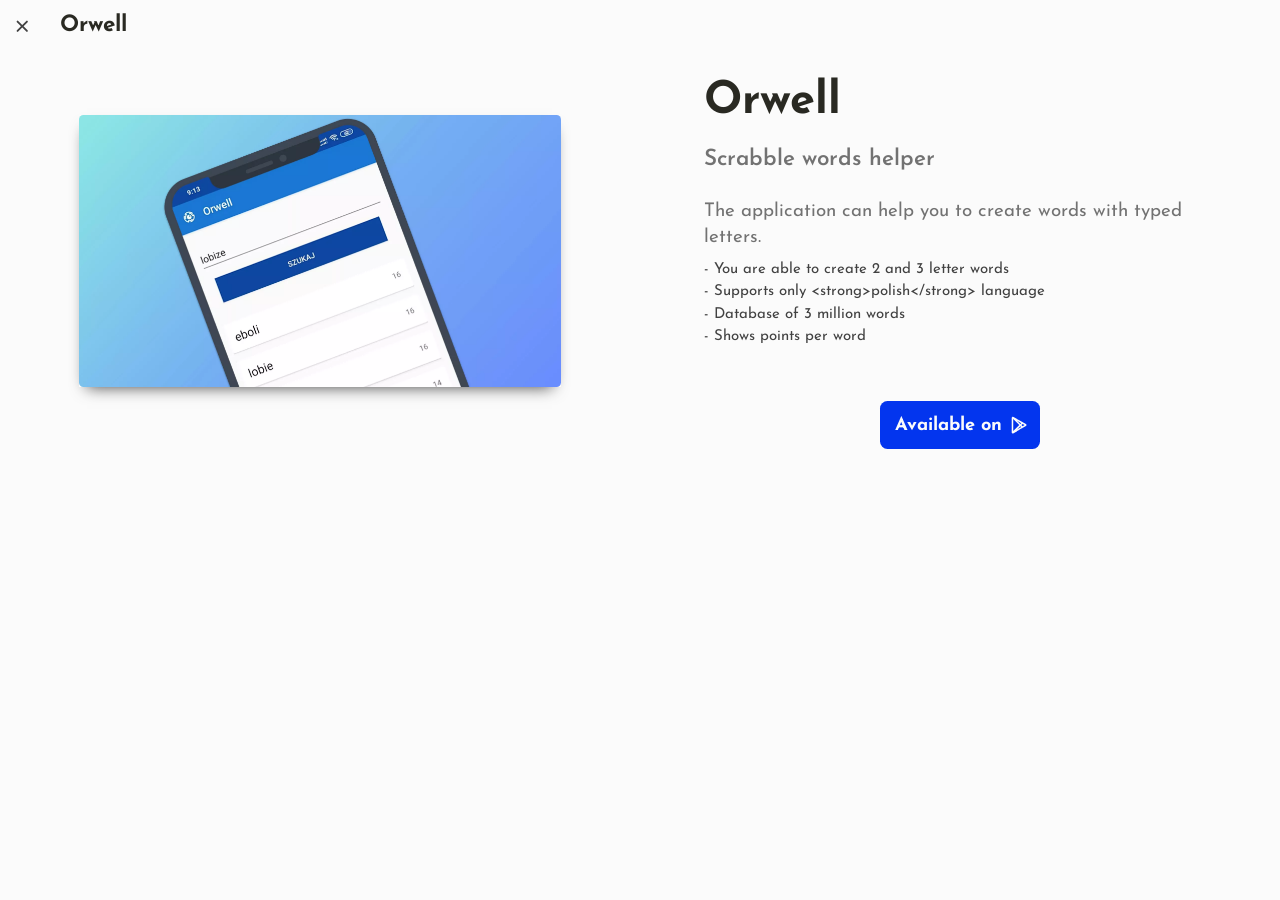
<file: orwell-android-app/index.html>
<!doctype html>
<html data-n-head-ssr lang="en" data-theme="light" data-n-head="%7B%22lang%22:%7B%22ssr%22:%22en%22%7D,%22data-theme%22:%7B%22ssr%22:%22light%22%7D%7D">
  <head>
    <title>Borys Żmuda | Full Stack Designer</title><meta data-n-head="ssr" charset="utf-8"><meta data-n-head="ssr" name="viewport" content="width=device-width,initial-scale=1"><meta data-n-head="ssr" data-hid="description" name="description" content="Less is the new more. Less complexity, more simple. Digital Design (UX/UI). Prototyping & Develop."><meta data-n-head="ssr" name="format-detection" content="telephone=no"><link data-n-head="ssr" rel="icon" type="image/x-icon" href="/favicon.ico"><link rel="preload" href="/_nuxt/5617094.js" as="script"><link rel="preload" href="/_nuxt/c2026c9.js" as="script"><link rel="preload" href="/_nuxt/1f4ad12.js" as="script"><link rel="preload" href="/_nuxt/61139f5.js" as="script"><link rel="preload" href="/_nuxt/ce1d354.js" as="script"><link rel="preload" href="/_nuxt/930f6cd.js" as="script"><link rel="preload" href="/_nuxt/580bd52.js" as="script"><style data-vue-ssr-id="49d91b13:0 49d91b13:1 fa7ff0ca:0">@import url(https://fonts.googleapis.com/css2?family=Josefin+Sans:wght@400;600;700&display=swap);.btn{display:-webkit-inline-box;display:-ms-inline-flexbox;display:inline-flex;-webkit-box-align:center;-ms-flex-align:center;align-items:center;-webkit-box-flex:0;-ms-flex:0 0 auto;flex:0 0 auto;font-weight:500;border-radius:.5rem;-webkit-box-pack:center;-ms-flex-pack:center;justify-content:center;-ms-flex-item-align:center;align-self:center;vertical-align:middle;white-space:nowrap;cursor:pointer;font-size:.875rem;color:#424242;color:var(--text-color);position:relative;text-decoration:none;-webkit-transition-duration:.28s;transition-duration:.28s;-webkit-transition-property:color,opacity,-webkit-box-shadow,-webkit-transform;transition-property:color,opacity,-webkit-box-shadow,-webkit-transform;transition-property:box-shadow,color,transform,opacity;transition-property:box-shadow,color,transform,opacity,-webkit-box-shadow,-webkit-transform;-webkit-user-select:none;-moz-user-select:none;-ms-user-select:none;user-select:none;background-color:transparent;border-style:none}.btn,.btn:focus{outline:0}.btn:before{content:"";position:absolute;top:0;right:0;bottom:0;left:0;opacity:0;color:inherit;background-color:currentColor;border-radius:inherit;pointer-events:none;-webkit-transition:opacity .2s;transition:opacity .2s}.btn:hover:before{opacity:.08}.btn--rounded{border-radius:1rem}.btn.btn--default{height:2.3rem;min-width:4rem;padding:0 1rem;font-size:.875012rem}.btn.btn--large{height:2.75rem;min-width:5rem;padding:0 1rem;font-size:1.04621rem}.btn.btn--x-large{height:3.2rem;min-width:6rem;padding:0 1rem;font-size:1.217408rem}.btn.btn--primary{background-color:#0335ee;background-color:var(--primary-color);color:#fbfbfb;color:var(--bg-color);font-weight:700}.btn.ui-svg-inline{height:1.25rem;width:1.25rem}.btn.btn--icon .ui-svg-inline{height:1.5rem;width:1.5rem}.btn.btn--fixed{position:fixed;z-index:10}.btn.btn--fixed.btn--top{top:1rem}.btn.btn--fixed.btn--right{right:1rem}.btn.btn--fixed.btn--bottom{bottom:1rem}.btn.btn--fixed.btn--left{left:1rem}.btn.btn--block{-ms-flex-item-align:unset;align-self:unset}.btn.btn--disabled{pointer-events:none}.btn.btn--icon{height:3rem;min-width:3rem;padding:0;border-radius:50%}.btn.btn--outlined{border:thin solid}.btn .btn--wrapper{-webkit-box-align:center;-ms-flex-align:center;align-items:center;color:inherit;display:-webkit-box;display:-ms-flexbox;display:flex;-webkit-box-flex:1;-ms-flex:1 0 auto;flex:1 0 auto;-webkit-box-pack:inherit;-ms-flex-pack:inherit;justify-content:inherit;line-height:normal;position:relative;-webkit-transition:inherit;transition:inherit;-webkit-transition-property:opacity;transition-property:opacity}.btn .ui-svg-inline.ui-svg--left{margin-left:-.25rem;margin-right:.5rem}.btn .ui-svg-inline.ui-svg--right{margin-left:.5rem;margin-right:-.25rem}.list{max-width:100%}.list-group--header{cursor:pointer}.list-group--header:hover:before{opacity:.04}.list-group--items{-webkit-box-flex:1;-ms-flex:1 1 auto;flex:1 1 auto;overflow:hidden;-webkit-transition:.5s ease-out;transition:.5s ease-out}.list-group--items>.list-item{padding-left:64px}.list-item{display:-webkit-box;display:-ms-flexbox;display:flex;-webkit-box-align:center;-ms-flex-align:center;align-items:center;-webkit-box-flex:1;-ms-flex:1 1 100%;flex:1 1 100%;width:100%;min-height:64px;position:relative;padding:0 1rem}.list-item:before{content:"";position:absolute;background-color:currentColor;top:0;right:0;bottom:0;left:0;opacity:0;pointer-events:none;-webkit-transition:.3s cubic-bezier(.25,.8,.5,1);transition:.3s cubic-bezier(.25,.8,.5,1)}.list-item--icon{display:-webkit-inline-box;display:-ms-inline-flexbox;display:inline-flex;margin-right:1rem;color:#0335ee;color:var(--primary-color)}.list-item--icon>svg{height:2rem;width:2rem}.list-item--content{display:-webkit-inline-box;display:-ms-inline-flexbox;display:inline-flex;-webkit-box-flex:1;-ms-flex:1 1;flex:1 1;-ms-flex-wrap:wrap;flex-wrap:wrap;overflow:hidden}.list-item--subtitle,.list-item--title{line-height:1.2;-webkit-box-flex:1;-ms-flex:1 1 100%;flex:1 1 100%;overflow:hidden;text-overflow:ellipsis;white-space:nowrap}.list-item--title{display:-webkit-box;display:-ms-flexbox;display:flex;-webkit-box-align:center;-ms-flex-align:center;align-items:center;-webkit-box-pack:justify;-ms-flex-pack:justify;justify-content:space-between;font-size:1.25rem;font-weight:600;color:#424242;color:var(--text-color)}.list-item--title :first-child{font-size:1rem}.list-item--subtitle{font-size:.875rem;color:#727272;color:var(--text-secondary-color)}.list-item--action{display:-webkit-inline-box;display:-ms-inline-flexbox;display:inline-flex;-webkit-box-pack:end;-ms-flex-pack:end;justify-content:flex-end;margin-left:1rem;color:#0335ee;color:var(--primary-color)}.list-item--action>svg{height:1.5rem;width:1.5rem;-webkit-transition:.5s;transition:.5s}.list-group--active .list-item--action>svg{-webkit-transform:rotate(180deg);transform:rotate(180deg)}.progressbar{display:-webkit-box;display:-ms-flexbox;display:flex;background:0 0;overflow:hidden;-webkit-transition:.2s;transition:.2s;width:100%}.progressbar .progressbar--background,.progressbar .progressbar--buffer{height:inherit;-webkit-transition:inherit;transition:inherit;background-color:#536390;background-color:var(--secondary-color)}.progressbar.progressbar--rounded{border-radius:1rem}.progressbar.progressbar--rounded .progressbar--background{border-radius:0 1rem 1rem 0}.progressbar.progressbar--rounded .progressbar--buffer{border-radius:1rem 0 0 1rem}.slider-item{padding:1rem;-webkit-box-flex:0;-ms-flex:0 0 100%;flex:0 0 100%;width:100%}.slider-item__wrapper{height:100%;-webkit-box-shadow:0 .5rem 1rem -.5rem #424242;box-shadow:0 .5rem 1rem -.5rem #424242}.slider-item__wrapper,.slider-item__wrapper figure{display:-webkit-box;display:-ms-flexbox;display:flex;position:relative}.slider-item__wrapper figure{overflow:hidden;background-color:#424242;border-radius:.3rem}.slider-item__wrapper figure img{-o-object-fit:cover;object-fit:cover;-webkit-transition:opacity .35s,-webkit-transform .35s;transition:opacity .35s,-webkit-transform .35s;transition:opacity .35s,transform .35s;transition:opacity .35s,transform .35s,-webkit-transform .35s}.slider-item__wrapper figure figcaption{position:absolute;width:100%;height:100%;padding:2rem;color:#fff;text-transform:uppercase;font-size:1.25rem;display:-webkit-box;display:-ms-flexbox;display:flex;-webkit-box-align:end;-ms-flex-align:end;align-items:flex-end;-webkit-box-pack:end;-ms-flex-pack:end;justify-content:flex-end}.slider-item__wrapper figure figcaption:before{position:absolute;width:100%;height:100%;background:hsla(0,0%,100%,.5);content:"";-webkit-transition:-webkit-transform .6s;transition:-webkit-transform .6s;transition:transform .6s;transition:transform .6s,-webkit-transform .6s;-webkit-transform:scale3d(2,2,1) rotate(45deg) translate3d(0,-100%,0);transform:scale3d(2,2,1) rotate(45deg) translate3d(0,-100%,0)}.slider-item__wrapper figure div{padding:0 1rem;max-width:50%;border-right:4px solid #fff;text-align:right;opacity:0;-webkit-transition:opacity .35s;transition:opacity .35s}.slider-item__wrapper.slider-item__caption:hover img{opacity:.5;-webkit-transform:scale3d(1.05,1.05,1);transform:scale3d(1.05,1.05,1)}.slider-item__wrapper.slider-item__caption:hover figcaption:before{-webkit-transform:scale3d(2,2,1) rotate(45deg) translate3d(0,100%,0);transform:scale3d(2,2,1) rotate(45deg) translate3d(0,100%,0)}.slider-item__wrapper.slider-item__caption:hover div{opacity:1;-webkit-transition-delay:.1s;transition-delay:.1s}.slider-item__wrapper.slider-item__web{position:relative;border-top:2rem solid #e3e3e3;border-top-left-radius:.3rem;border-top-right-radius:.3rem}.slider-item__wrapper.slider-item__web:before{display:block;position:absolute;content:"";top:-1.25rem;left:1rem;width:.5rem;height:.5rem;border-radius:50%;background-color:#f44;-webkit-box-shadow:0 0 0 2px #f44,1.5rem 0 0 2px #9b3,3rem 0 0 2px #fb5;box-shadow:0 0 0 2px #f44,1.5rem 0 0 2px #9b3,3rem 0 0 2px #fb5}.slider-item__wrapper.slider-item__web:after{display:block;position:absolute;content:"";top:-1.6rem;left:5.5rem;width:calc(100% - 8rem);height:1.2rem;border-radius:2px;background-color:#fff}.slider-item__wrapper.slider-item__web figure{border-top-left-radius:0;border-top-right-radius:0}.slider-item__wrapper.slider-item__link{cursor:pointer}.btn.btn--back-to-top{background-color:#fbfbfb;background-color:var(--bg-color);border-width:medium;margin-bottom:3.5rem}.btn.btn--back-to-top-fade-enter-active,.btn.btn--back-to-top-fade-leave-active{-webkit-transition:opacity .7s;transition:opacity .7s}.btn.btn--back-to-top-fade-enter,.btn.btn--back-to-top-fade-leave-to{opacity:0}.btn.btn--back-to-top:hover{-webkit-transform:scale(1.1);transform:scale(1.1);-webkit-box-shadow:0 .5rem 1rem -.5rem #424242;box-shadow:0 .5rem 1rem -.5rem #424242;-webkit-box-shadow:0 .5rem 1rem -.5rem var(--text-color);box-shadow:0 .5rem 1rem -.5rem var(--text-color)}.btn.btn--back-to-top.btn--icon .ui-svg-inline{width:3rem;height:3rem}@media screen and (min-width:1264px){.btn.btn--back-to-top{margin-bottom:0}}.section{padding:2rem 0 4rem}.container{position:relative;width:100%;margin-left:auto;margin-right:auto;padding:0 1.5rem}@media screen and (min-width:960px){.container{max-width:900px}}@media screen and (min-width:1264px){.container{max-width:1185px}}.container>h1,.container>h2{text-align:center}.container--cover{position:absolute;top:0}.container--cover,.container--cover>svg{width:100%;height:100%}#home{position:relative;padding-top:4rem}#home .container{display:-webkit-box;display:-ms-flexbox;display:flex;-webkit-box-align:center;-ms-flex-align:center;align-items:center;-webkit-box-pack:center;-ms-flex-pack:center;justify-content:center;-ms-flex-wrap:wrap;flex-wrap:wrap;position:relative}#home .container--cover{height:50%}#home .home--social{margin-left:-1rem}#home .home--social>li:not(:last-child){margin-bottom:.5rem}#home .home--content{display:-webkit-box;display:-ms-flexbox;display:flex;-webkit-box-orient:vertical;-webkit-box-direction:normal;-ms-flex-direction:column;flex-direction:column;margin-top:6rem}#home .home--content .btn{margin-top:3rem;padding:1.5rem}#home .home--image{display:-webkit-box;display:-ms-flexbox;display:flex;-webkit-box-flex:1;-ms-flex:1 0 80%;flex:1 0 80%;-webkit-box-pack:center;-ms-flex-pack:center;justify-content:center}#home .home--image>svg{max-width:250px}#home .home--image>svg image{width:100%}@media screen and (max-width:959px){#home .home--scroller{display:none}}@media screen and (min-width:600px){#home .home--content{-ms-flex-preferred-size:65%;flex-basis:65%}}@media screen and (min-width:960px){#home{margin-bottom:2rem}#home .container{-webkit-box-pack:justify;-ms-flex-pack:justify;justify-content:space-between}#home .home--content{-webkit-box-ordinal-group:2;-ms-flex-order:1;order:1;-ms-flex-preferred-size:45%;flex-basis:45%;margin-top:0}#home .home--content h1,#home .home--content h2,#home .home--content h3{color:#fff}#home .home--content .btn{background-color:#fff;color:#424242}#home .home--image{-webkit-box-ordinal-group:3;-ms-flex-order:2;order:2;-webkit-box-flex:0;-ms-flex:0 1 30%;flex:0 1 30%}#home .home--image>svg{max-width:300px}#home .home--scroller{display:-webkit-box;display:-ms-flexbox;display:flex;-webkit-box-orient:horizontal;-webkit-box-direction:normal;-ms-flex-direction:row;flex-direction:row;-webkit-box-align:center;-ms-flex-align:center;align-items:center}#home .container--cover{height:100%}}@media screen and (min-width:1264px){#home .home--content{-ms-flex-preferred-size:30%;flex-basis:30%}}#home .icon-scroll{display:inline-block;position:relative;height:1.75rem;width:1.15rem;-webkit-box-shadow:inset 0 0 0 2px currentColor;box-shadow:inset 0 0 0 2px currentColor;border-radius:1.75rem;margin-right:.5rem}#home .icon-scroll:before{content:"";width:2px;height:5px;position:absolute;background:currentColor;top:4px;left:.5rem;-webkit-animation-duration:1.5s;animation-duration:1.5s;-webkit-animation-iteration-count:infinite;animation-iteration-count:infinite;-webkit-animation-name:icon-scroll;animation-name:icon-scroll}@-webkit-keyframes icon-scroll{0%{opacity:1}to{opacity:0;-webkit-transform:translateY(1rem);transform:translateY(1rem)}}@keyframes icon-scroll{0%{opacity:1}to{opacity:0;-webkit-transform:translateY(1rem);transform:translateY(1rem)}}#me .me-content{-webkit-box-pack:center;-ms-flex-pack:center;justify-content:center;-webkit-box-align:center;-ms-flex-align:center;align-items:center}#me .me-content,#me .me-content .me-content--wrapper{display:-webkit-box;display:-ms-flexbox;display:flex;-webkit-box-orient:vertical;-webkit-box-direction:normal;-ms-flex-direction:column;flex-direction:column}#me .me-content .me-content--wrapper{width:80%}#me .me--image{margin:4rem -1rem 1rem}#me h3{margin-top:2rem;-ms-flex-item-align:center;align-self:center}#me .me-info{-ms-flex-pack:distribute;justify-content:space-around;margin:2rem}#me .me-info,#me .me-info li{display:-webkit-box;display:-ms-flexbox;display:flex}#me .me-info li{-webkit-box-orient:vertical;-webkit-box-direction:normal;-ms-flex-direction:column;flex-direction:column;-webkit-box-align:center;-ms-flex-align:center;align-items:center;margin:0 2rem;-webkit-transition:.5s;transition:.5s}#me .me-info li:hover{-webkit-transform:scale(1.2);transform:scale(1.2)}#me .me-info li svg{width:2.5rem;height:2.5rem;fill:#0335ee;fill:var(--primary-color)}#me .me-info li .me-info--title{font-size:1.5rem;font-weight:600;color:#424242;color:var(--text-color);margin:.5rem 0}#me .me-info li .me-info--subtitle{text-align:center;color:#727272;color:var(--text-secondary-color)}#me .btn{margin-top:2rem;padding:1.5rem}.skills-content{display:-webkit-box;display:-ms-flexbox;display:flex;-webkit-box-pack:center;-ms-flex-pack:center;justify-content:center;-webkit-box-align:center;-ms-flex-align:center;align-items:center;margin-top:4rem}.skills-content .progressbar{margin-top:4px}.slider{display:-webkit-box;display:-ms-flexbox;display:flex;-ms-flex-wrap:wrap;flex-wrap:wrap;-webkit-box-flex:1;-ms-flex:1 1 auto;flex:1 1 auto;-webkit-box-pack:justify;-ms-flex-pack:justify;justify-content:space-between;margin-left:-1rem;margin-right:-1rem;margin-top:4rem}@media screen and (min-width:960px){.slider .slider-item{max-width:50%;-ms-flex-preferred-size:50%;flex-basis:50%}}#contact{padding-bottom:0}#contact .container{-webkit-box-orient:horizontal;-ms-flex-direction:row;flex-direction:row;height:400px;-ms-flex-wrap:nowrap;flex-wrap:nowrap}#contact .contact--testimonial,#contact .container{display:-webkit-box;display:-ms-flexbox;display:flex;-webkit-box-direction:normal}#contact .contact--testimonial{-webkit-box-orient:vertical;-ms-flex-direction:column;flex-direction:column;-webkit-box-pack:justify;-ms-flex-pack:justify;justify-content:space-between;z-index:2;max-width:80%}#contact .contact--image{max-width:50%;-webkit-box-flex:1;-ms-flex:1 0 50%;flex:1 0 50%;background-image:url(/_nuxt/img/81913527_3063595146994674_7914289545749725184g.f44ea6a.webp);background-size:cover;position:absolute;top:0;width:100%;height:100%;right:0}@media screen and (min-width:600px){#contact .contact--testimonial{max-width:50%;-webkit-box-flex:1;-ms-flex:1 0 50%;flex:1 0 50%}#contact .contact--image{position:relative}}#contact .switch-to-text{position:relative;display:-webkit-box;display:-ms-flexbox;display:flex;-webkit-box-pack:center;-ms-flex-pack:center;justify-content:center;-webkit-box-align:center;-ms-flex-align:center;align-items:center;-ms-flex-item-align:center;align-self:center;-webkit-transition:-webkit-transform .8s;transition:-webkit-transform .8s;transition:transform .8s;transition:transform .8s,-webkit-transform .8s;-webkit-transform-style:preserve-3d;transform-style:preserve-3d}#contact .switch-to-text.active{-webkit-transform:rotateY(180deg);transform:rotateY(180deg)}#contact .switch-to-text.active .btn{pointer-events:none}#contact .switch-to-text .btn{-webkit-backface-visibility:hidden;backface-visibility:hidden}#contact .switch-to-text>strong{position:absolute;height:100%;-webkit-box-pack:center;-ms-flex-pack:center;justify-content:center;-webkit-backface-visibility:hidden;backface-visibility:hidden;-webkit-transform:rotateY(180deg);transform:rotateY(180deg)}#contact .switch-to-text>strong,.preview{display:-webkit-box;display:-ms-flexbox;display:flex;-webkit-box-orient:vertical;-webkit-box-direction:normal;-ms-flex-direction:column;flex-direction:column}.preview{-ms-flex-pack:distribute;justify-content:space-around;-webkit-box-align:center;-ms-flex-align:center;align-items:center;padding-top:3.5rem}.preview>div{display:-webkit-box;display:-ms-flexbox;display:flex;-ms-flex-preferred-size:100%;flex-basis:100%;-webkit-box-orient:vertical;-webkit-box-direction:normal;-ms-flex-direction:column;flex-direction:column;-webkit-box-pack:center;-ms-flex-pack:center;justify-content:center}.preview .preview--description{padding:0 3.5rem}.preview .btn{margin-top:3.5rem}@media screen and (min-width:960px){.preview{-webkit-box-orient:horizontal;-webkit-box-direction:normal;-ms-flex-direction:row;flex-direction:row}.preview>div{-ms-flex-preferred-size:40%;flex-basis:40%}.preview .preview--description{padding:0}}header{position:fixed;bottom:0;left:0;width:100%;-webkit-transition-property:background-color,-webkit-box-shadow;transition-property:background-color,-webkit-box-shadow;transition-property:background-color,box-shadow;transition-property:background-color,box-shadow,-webkit-box-shadow;-webkit-transition-duration:.5s;transition-duration:.5s;z-index:100;height:3.5rem}header,header.elevate{background-color:#fbfbfb;background-color:var(--bg-color)}header.elevate{-webkit-box-shadow:0 0 10px 0 rgba(0,0,0,.2);box-shadow:0 0 10px 0 rgba(0,0,0,.2)}header.header{display:-webkit-box;display:-ms-flexbox;display:flex;-webkit-box-align:center;-ms-flex-align:center;align-items:center;-webkit-box-pack:justify;-ms-flex-pack:justify;justify-content:space-between;bottom:unset;top:0}header.header .header--title{font-size:1.5rem;font-weight:700;margin:0 auto 0 1rem;color:#292922;color:var(--heading-color)}header nav{display:-webkit-box;display:-ms-flexbox;display:flex;-webkit-box-pack:justify;-ms-flex-pack:justify;justify-content:space-between;-webkit-box-align:center;-ms-flex-align:center;align-items:center}header nav .theme--toggle{overflow:hidden}header nav .theme--toggle.animation svg{-webkit-transform:translateY(3rem);transform:translateY(3rem)}header nav .theme--toggle svg{-webkit-transition:.8s;transition:.8s;-webkit-transform:translateY(0);transform:translateY(0)}header nav .nav-drawer--active svg{fill:#0335ee;fill:var(--primary-color)}header .nav-list{display:-webkit-inline-box;display:-ms-inline-flexbox;display:inline-flex;-ms-flex-wrap:wrap;flex-wrap:wrap;width:100%}header .nav-list .nav-item{margin:0 1.5rem}header .nav-list .nav-item,header .nav-list .nav-item .nav-link{display:-webkit-box;display:-ms-flexbox;display:flex;-webkit-box-pack:center;-ms-flex-pack:center;justify-content:center}header .nav-list .nav-item .nav-link{-webkit-box-align:center;-ms-flex-align:center;align-items:center;-webkit-box-orient:vertical;-webkit-box-direction:normal;-ms-flex-direction:column;flex-direction:column;width:3rem;height:3rem;color:#424242;color:var(--text-color);font-weight:600;-webkit-transition:.5s;transition:.5s}header .nav-list .nav-item .nav-link.nav-link--active,header .nav-list .nav-item .nav-link:hover{color:#0335ee;color:var(--primary-color)}header .nav-list .nav-item .nav-link>svg{width:1.5rem;height:1.5rem;margin-bottom:.3rem}header .nav-logo{display:none}header .nav-logo svg{width:2.25rem;height:2.25rem}@media screen and (max-width:1263px){header nav:before{content:"";position:absolute;border-top:1px solid transparent;top:0;left:0;width:100%;height:100%;-webkit-transition:border-top-color .5s;transition:border-top-color .5s}header .nav-menu--open,header nav:before{background-color:#fbfbfb;background-color:var(--bg-color)}header .nav-menu--open:before{border-top-color:rgba(0,0,0,.2)}header .nav-menu--open .nav-menu{bottom:3.5rem}header .nav-menu{position:fixed;bottom:-100%;left:0;width:100%;background-color:#fbfbfb;background-color:var(--bg-color);padding:1.5rem;-webkit-box-shadow:0 -4px 10px 0 rgba(0,0,0,.2);box-shadow:0 -4px 10px 0 rgba(0,0,0,.2);border-radius:1.5rem 1.5rem 0 0;-webkit-transition:.5s;transition:.5s;z-index:-1}header .nav-menu:before{content:"";position:absolute;width:3.5rem;height:4px;border-radius:4px;top:-8px;-webkit-box-shadow:0 0 10px 0 rgba(0,0,0,.2);box-shadow:0 0 10px 0 rgba(0,0,0,.2);left:calc(50% - 1.75rem);background:#fbfbfb;background:var(--bg-color)}header .nav-menu .nav-item{margin:1.5rem 0;-webkit-box-flex:0;-ms-flex:0 1 33.3333%;flex:0 1 33.3333%}}@media screen and (min-width:1264px){header{top:0;bottom:unset;background-color:transparent}header nav svg{fill:#fff;-webkit-transition-property:fill;transition-property:fill;-webkit-transition-duration:.3s;transition-duration:.3s}header.elevate .nav-list .nav-item .nav-link{color:#161625;color:var(--text-reverse-color)}header.elevate .nav-list .nav-item .nav-link:after{border-bottom-color:#161625;border-bottom-color:var(--text-reverse-color)}header.elevate .nav-list .nav-item .nav-link.nav-link--active,header.elevate .nav-list .nav-item .nav-link:hover{color:#161625;color:var(--text-reverse-color)}header.elevate svg{fill:#161625;fill:var(--text-reverse-color)}header nav{-webkit-box-pack:unset;-ms-flex-pack:unset;justify-content:unset}header nav .nav-menu{margin-left:auto;margin-right:1.5rem}header .nav-list .nav-item .nav-link{width:auto;color:#fff;margin-top:.25rem}header .nav-list .nav-item .nav-link:after{display:block;content:"";border-bottom:1px solid #fff;-webkit-transform:scaleX(0);transform:scaleX(0);-webkit-transition:.25s ease-in-out;transition:.25s ease-in-out;margin-top:.25rem;width:100%}header .nav-list .nav-item .nav-link.nav-link--active,header .nav-list .nav-item .nav-link:hover{color:#fff}header .nav-list .nav-item .nav-link.nav-link--active:after,header .nav-list .nav-item .nav-link:hover:after{-webkit-transform:scaleX(1);transform:scaleX(1)}header .nav-list .nav-item .nav-link>svg{display:none}header .nav-logo{display:inherit}header .nav-drawer{display:none}header .theme--toggle{-webkit-box-ordinal-group:4;-ms-flex-order:3;order:3}}footer{position:relative;padding-top:8rem;margin-top:-8rem;color:#fff;width:100%}footer .container--cover{bottom:0}footer .container--cover svg{-webkit-transform:scaleY(-1);transform:scaleY(-1)}footer .container{position:relative}footer .container .footer{display:-webkit-box;display:-ms-flexbox;display:flex;-webkit-box-align:center;-ms-flex-align:center;align-items:center;-webkit-box-pack:justify;-ms-flex-pack:justify;justify-content:space-between;-webkit-box-orient:vertical;-webkit-box-direction:normal;-ms-flex-direction:column;flex-direction:column;padding:2rem 0}@media screen and (min-width:1264px){footer .container .footer{-webkit-box-orient:horizontal;-webkit-box-direction:normal;-ms-flex-direction:row;flex-direction:row}}footer .container .copyright,footer .container .memento,footer .container .socials{display:-webkit-box;display:-ms-flexbox;display:flex;-webkit-box-align:center;-ms-flex-align:center;align-items:center;min-height:3rem}:root{--primary-color:#0335ee;--secondary-color:#536390;--text-color:#424242;--text-reverse-color:#161625;--text-secondary-color:#727272;--bg-color:#fbfbfb;--heading-color:#292922}:root[data-theme=dark]{--primary-color:#9a97f3;--secondary-color:#818cab;--text-color:#e1e1ff;--text-reverse-color:#fbfbfb;--text-secondary-color:#e1e1ff;--bg-color:#161625;--heading-color:#818cab}ul{list-style:none}a{text-decoration:none}img{max-width:100%}a,button{-webkit-tap-highlight-color:transparent}button{-webkit-user-select:none;-moz-user-select:none;-ms-user-select:none;user-select:none}/*!
 * ress.css • v2.0.4
 * MIT License
 * github.com/filipelinhares/ress
 */html{-webkit-box-sizing:border-box;box-sizing:border-box;overflow-y:auto;-webkit-text-size-adjust:100%;word-break:normal;-moz-tab-size:4;-o-tab-size:4;tab-size:4}*,:after,:before{background-repeat:no-repeat;-webkit-box-sizing:inherit;box-sizing:inherit}:after,:before{text-decoration:inherit;vertical-align:inherit}*{padding:0;margin:0}hr{overflow:visible;height:0}details,main{display:block}summary{display:list-item}small{font-size:80%}[hidden]{display:none}abbr[title]{border-bottom:none;text-decoration:underline;-webkit-text-decoration:underline dotted;text-decoration:underline dotted}a{background-color:transparent}a:active,a:hover{outline-width:0}code,kbd,pre,samp{font-family:monospace,monospace}pre{font-size:1em}b,strong{font-weight:bolder}sub,sup{font-size:75%;line-height:0;position:relative;vertical-align:baseline}sub{bottom:-.25em}sup{top:-.5em}input{border-radius:0}[disabled]{cursor:default}[type=number]::-webkit-inner-spin-button,[type=number]::-webkit-outer-spin-button{height:auto}[type=search]{-webkit-appearance:textfield;outline-offset:-2px}[type=search]::-webkit-search-cancel-button,[type=search]::-webkit-search-decoration{-webkit-appearance:none}textarea{overflow:auto;resize:vertical}button,input,optgroup,select,textarea{font:inherit}optgroup{font-weight:700}button{overflow:visible}button,select{text-transform:none}[role=button],[type=button],[type=reset],[type=submit],button{cursor:pointer;color:inherit}[type=button]::-moz-focus-inner,[type=reset]::-moz-focus-inner,[type=submit]::-moz-focus-inner,button::-moz-focus-inner{border-style:none;padding:0}[type=button]::-moz-focus-inner,[type=reset]::-moz-focus-inner,[type=submit]::-moz-focus-inner,button:-moz-focusring{outline:1px dotted ButtonText}[type=reset],[type=submit],button,html [type=button]{-webkit-appearance:button}button,input,select,textarea{background-color:transparent;border-style:none}select{-moz-appearance:none;-webkit-appearance:none}select::-ms-expand{display:none}select::-ms-value{color:currentColor}legend{border:0;color:inherit;display:table;max-width:100%;white-space:normal}::-webkit-file-upload-button{-webkit-appearance:button;color:inherit;font:inherit}img{border-style:none}progress{vertical-align:baseline}@media screen{[hidden~=screen]{display:inherit}[hidden~=screen]:not(:active):not(:focus):not(:target){position:absolute!important;clip:rect(0 0 0 0)!important}}[aria-busy=true]{cursor:progress}[aria-controls]{cursor:pointer}[aria-disabled=true]{cursor:default}html{font-size:.938rem;text-rendering:optimizeLegibility;-webkit-font-smoothing:antialiased;-moz-osx-font-smoothing:grayscale;scroll-behavior:smooth}body{background-color:#fbfbfb;background-color:var(--bg-color);color:#424242;color:var(--text-color);-webkit-transition-property:color;transition-property:color;-webkit-transition-delay:.5s;transition-delay:.5s}body::-webkit-scrollbar{width:8px;height:8px}body::-webkit-scrollbar,body::-webkit-scrollbar-track{background-color:transparent}body::-webkit-scrollbar-thumb{background-color:#536390;background-color:var(--secondary-color);border-radius:8px}body::-webkit-scrollbar-button{display:none}.layout--wrapper{font-family:"Josefin Sans",sans-serif;line-height:1.5;margin:0 0 3.5rem}@media screen and (min-width:1264px){.layout--wrapper{margin:0}}h1{color:#292922;color:var(--heading-color);font-size:3rem;font-weight:700;font-family:"Josefin Sans",sans-serif;margin:1rem 0 .5rem}h2{font-size:1.5rem;font-weight:600;margin:0 0 .5rem}h2,h3{color:#727272;color:var(--text-secondary-color);font-family:"Josefin Sans",sans-serif}h3{font-size:1.25rem;line-height:1.75rem;margin:1rem 0 .5rem}h3,h4{font-weight:400}h4{color:#292922;color:var(--heading-color);font-size:1rem;font-family:"Josefin Sans",sans-serif}.text--primary{color:#0335ee;color:var(--primary-color)}.text--white{color:#fff}.nuxt-progress{position:fixed;top:0;left:0;right:0;height:2px;width:0;opacity:1;-webkit-transition:width .1s,opacity .4s;transition:width .1s,opacity .4s;background-color:#000;z-index:999999}.nuxt-progress.nuxt-progress-notransition{-webkit-transition:none;transition:none}.nuxt-progress-failed{background-color:red}</style><link rel="preload" href="/_nuxt/static/1638525743/orwell-android-app/state.js" as="script"><link rel="preload" href="/_nuxt/static/1638525743/orwell-android-app/payload.js" as="script"><link rel="preload" href="/_nuxt/static/1638525743/manifest.js" as="script">
  </head>
  <body>
    <div data-server-rendered="true" id="__nuxt"><!----><div id="__layout"><div class="layout--wrapper"><header class="header"><a href="/#portfolio" rel="noopener" class="btn btn--icon btn--default"><span class="btn--wrapper"><svg width="1em" height="1em" xmlns="http://www.w3.org/2000/svg" viewBox="0 0 24 24" fill="currentColor" class="ui-svg-inline"><path d="M13.41,12l4.3-4.29a1,1,0,1,0-1.42-1.42L12,10.59,7.71,6.29A1,1,0,0,0,6.29,7.71L10.59,12l-4.3,4.29a1,1,0,0,0,0,1.42,1,1,0,0,0,1.42,0L12,13.41l4.29,4.3a1,1,0,0,0,1.42,0,1,1,0,0,0,0-1.42Z"></path></svg></span></a> <span class="header--title">Orwell</span></header> <main class="preview"><div class="slider-item"><div class="slider-item__wrapper"><figure><img alt="Orwell" title="Orwell" src="/_nuxt/img/orwell_app.4c4b305.webp"> <!----></figure></div></div> <div class="preview--description"><h1 class="text">Orwell</h1> <h2>Scrabble words helper</h2> <h3>The application can help you to create words with typed letters.</h3> <ul><li>- You are able to create 2 and 3 letter words</li><li>- Supports only &lt;strong>polish&lt;/strong> language</li><li>- Database of 3 million words</li><li>- Shows points per word</li></ul> <a href="https://play.google.com/store/apps/details?id=pl.com.totem.orwell" rel="noopener" target="_blank" class="btn--primary btn btn--x-large"><span class="btn--wrapper">
                Available on
                <svg width="1em" height="1em" xmlns="http://www.w3.org/2000/svg" viewBox="0 0 24 24" fill="currentColor" class="ui-svg-inline ui-svg--right"><path d="M20.91887,10.653c-.31445-.16992-3.01074-1.73438-4.02246-2.32324l-.00293-.002L4.6386,1.25262a1.679,1.679,0,0,0-1.40711-.1593c-.02618.0094-.05078.01886-.07623.03051a1.41835,1.41835,0,0,0-.17291.06922,1.51864,1.51864,0,0,0-.73828,1.36426V21.54266a1.43542,1.43542,0,0,0,.69238,1.2705,1.30761,1.30761,0,0,0,.15479.06373c.02893.01336.05651.025.08636.03552a1.37893,1.37893,0,0,0,.44635.0824,1.67263,1.67263,0,0,0,.83106-.23145c.38867-.22559,12.43847-7.18262,12.43847-7.18262L20.914,13.25945a1.52522,1.52522,0,0,0,.8418-1.334A1.49078,1.49078,0,0,0,20.91887,10.653ZM4.24407,19.839V4.10186l7.94012,7.85907Zm5.018-2.16168,4.34351-4.30957,1.14954,1.13782C13.49047,15.23583,11.35381,16.4696,9.26207,17.67736Zm4.3418-7.125L9.206,6.19933l5.55365,3.2063ZM16.55065,13.469l-1.52539-1.50977L16.553,10.44341c.72027.41828,1.84283,1.06934,2.6159,1.51429Z"></path></svg></span></a></div></main></div></div></div><script defer src="/_nuxt/static/1638525743/orwell-android-app/state.js"></script><script src="/_nuxt/5617094.js" defer></script><script src="/_nuxt/ce1d354.js" defer></script><script src="/_nuxt/930f6cd.js" defer></script><script src="/_nuxt/580bd52.js" defer></script><script src="/_nuxt/c2026c9.js" defer></script><script src="/_nuxt/1f4ad12.js" defer></script><script src="/_nuxt/61139f5.js" defer></script>
  </body>
</html>
</file>
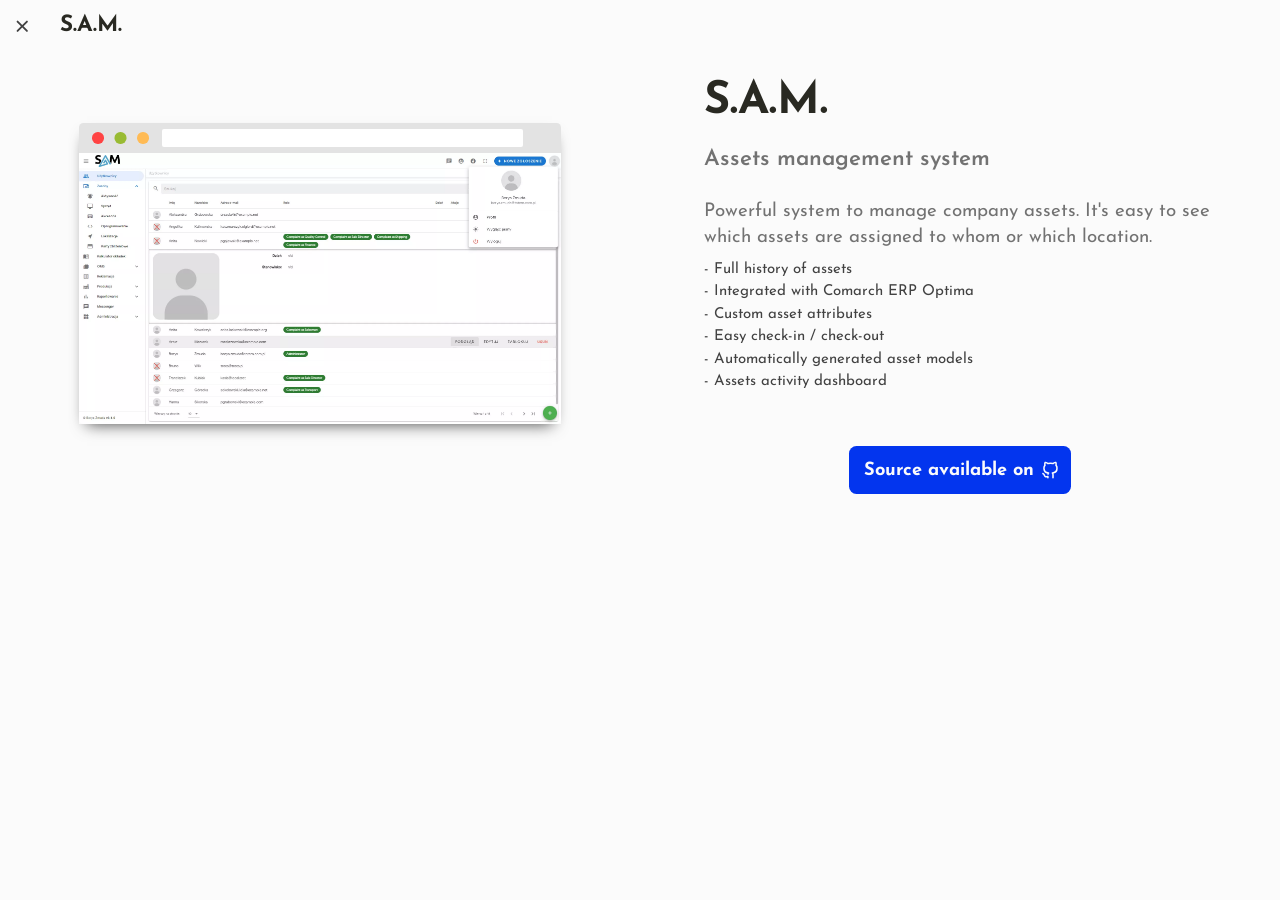
<file: sam/index.html>
<!doctype html>
<html data-n-head-ssr lang="en" data-theme="light" data-n-head="%7B%22lang%22:%7B%22ssr%22:%22en%22%7D,%22data-theme%22:%7B%22ssr%22:%22light%22%7D%7D">
  <head>
    <title>Borys Żmuda | Full Stack Designer</title><meta data-n-head="ssr" charset="utf-8"><meta data-n-head="ssr" name="viewport" content="width=device-width,initial-scale=1"><meta data-n-head="ssr" data-hid="description" name="description" content="Less is the new more. Less complexity, more simple. Digital Design (UX/UI). Prototyping & Develop."><meta data-n-head="ssr" name="format-detection" content="telephone=no"><link data-n-head="ssr" rel="icon" type="image/x-icon" href="/favicon.ico"><link rel="preload" href="/_nuxt/5617094.js" as="script"><link rel="preload" href="/_nuxt/c2026c9.js" as="script"><link rel="preload" href="/_nuxt/1f4ad12.js" as="script"><link rel="preload" href="/_nuxt/61139f5.js" as="script"><link rel="preload" href="/_nuxt/125c7a9.js" as="script"><link rel="preload" href="/_nuxt/930f6cd.js" as="script"><link rel="preload" href="/_nuxt/580bd52.js" as="script"><style data-vue-ssr-id="49d91b13:0 49d91b13:1 fa7ff0ca:0">@import url(https://fonts.googleapis.com/css2?family=Josefin+Sans:wght@400;600;700&display=swap);.btn{display:-webkit-inline-box;display:-ms-inline-flexbox;display:inline-flex;-webkit-box-align:center;-ms-flex-align:center;align-items:center;-webkit-box-flex:0;-ms-flex:0 0 auto;flex:0 0 auto;font-weight:500;border-radius:.5rem;-webkit-box-pack:center;-ms-flex-pack:center;justify-content:center;-ms-flex-item-align:center;align-self:center;vertical-align:middle;white-space:nowrap;cursor:pointer;font-size:.875rem;color:#424242;color:var(--text-color);position:relative;text-decoration:none;-webkit-transition-duration:.28s;transition-duration:.28s;-webkit-transition-property:color,opacity,-webkit-box-shadow,-webkit-transform;transition-property:color,opacity,-webkit-box-shadow,-webkit-transform;transition-property:box-shadow,color,transform,opacity;transition-property:box-shadow,color,transform,opacity,-webkit-box-shadow,-webkit-transform;-webkit-user-select:none;-moz-user-select:none;-ms-user-select:none;user-select:none;background-color:transparent;border-style:none}.btn,.btn:focus{outline:0}.btn:before{content:"";position:absolute;top:0;right:0;bottom:0;left:0;opacity:0;color:inherit;background-color:currentColor;border-radius:inherit;pointer-events:none;-webkit-transition:opacity .2s;transition:opacity .2s}.btn:hover:before{opacity:.08}.btn--rounded{border-radius:1rem}.btn.btn--default{height:2.3rem;min-width:4rem;padding:0 1rem;font-size:.875012rem}.btn.btn--large{height:2.75rem;min-width:5rem;padding:0 1rem;font-size:1.04621rem}.btn.btn--x-large{height:3.2rem;min-width:6rem;padding:0 1rem;font-size:1.217408rem}.btn.btn--primary{background-color:#0335ee;background-color:var(--primary-color);color:#fbfbfb;color:var(--bg-color);font-weight:700}.btn.ui-svg-inline{height:1.25rem;width:1.25rem}.btn.btn--icon .ui-svg-inline{height:1.5rem;width:1.5rem}.btn.btn--fixed{position:fixed;z-index:10}.btn.btn--fixed.btn--top{top:1rem}.btn.btn--fixed.btn--right{right:1rem}.btn.btn--fixed.btn--bottom{bottom:1rem}.btn.btn--fixed.btn--left{left:1rem}.btn.btn--block{-ms-flex-item-align:unset;align-self:unset}.btn.btn--disabled{pointer-events:none}.btn.btn--icon{height:3rem;min-width:3rem;padding:0;border-radius:50%}.btn.btn--outlined{border:thin solid}.btn .btn--wrapper{-webkit-box-align:center;-ms-flex-align:center;align-items:center;color:inherit;display:-webkit-box;display:-ms-flexbox;display:flex;-webkit-box-flex:1;-ms-flex:1 0 auto;flex:1 0 auto;-webkit-box-pack:inherit;-ms-flex-pack:inherit;justify-content:inherit;line-height:normal;position:relative;-webkit-transition:inherit;transition:inherit;-webkit-transition-property:opacity;transition-property:opacity}.btn .ui-svg-inline.ui-svg--left{margin-left:-.25rem;margin-right:.5rem}.btn .ui-svg-inline.ui-svg--right{margin-left:.5rem;margin-right:-.25rem}.list{max-width:100%}.list-group--header{cursor:pointer}.list-group--header:hover:before{opacity:.04}.list-group--items{-webkit-box-flex:1;-ms-flex:1 1 auto;flex:1 1 auto;overflow:hidden;-webkit-transition:.5s ease-out;transition:.5s ease-out}.list-group--items>.list-item{padding-left:64px}.list-item{display:-webkit-box;display:-ms-flexbox;display:flex;-webkit-box-align:center;-ms-flex-align:center;align-items:center;-webkit-box-flex:1;-ms-flex:1 1 100%;flex:1 1 100%;width:100%;min-height:64px;position:relative;padding:0 1rem}.list-item:before{content:"";position:absolute;background-color:currentColor;top:0;right:0;bottom:0;left:0;opacity:0;pointer-events:none;-webkit-transition:.3s cubic-bezier(.25,.8,.5,1);transition:.3s cubic-bezier(.25,.8,.5,1)}.list-item--icon{display:-webkit-inline-box;display:-ms-inline-flexbox;display:inline-flex;margin-right:1rem;color:#0335ee;color:var(--primary-color)}.list-item--icon>svg{height:2rem;width:2rem}.list-item--content{display:-webkit-inline-box;display:-ms-inline-flexbox;display:inline-flex;-webkit-box-flex:1;-ms-flex:1 1;flex:1 1;-ms-flex-wrap:wrap;flex-wrap:wrap;overflow:hidden}.list-item--subtitle,.list-item--title{line-height:1.2;-webkit-box-flex:1;-ms-flex:1 1 100%;flex:1 1 100%;overflow:hidden;text-overflow:ellipsis;white-space:nowrap}.list-item--title{display:-webkit-box;display:-ms-flexbox;display:flex;-webkit-box-align:center;-ms-flex-align:center;align-items:center;-webkit-box-pack:justify;-ms-flex-pack:justify;justify-content:space-between;font-size:1.25rem;font-weight:600;color:#424242;color:var(--text-color)}.list-item--title :first-child{font-size:1rem}.list-item--subtitle{font-size:.875rem;color:#727272;color:var(--text-secondary-color)}.list-item--action{display:-webkit-inline-box;display:-ms-inline-flexbox;display:inline-flex;-webkit-box-pack:end;-ms-flex-pack:end;justify-content:flex-end;margin-left:1rem;color:#0335ee;color:var(--primary-color)}.list-item--action>svg{height:1.5rem;width:1.5rem;-webkit-transition:.5s;transition:.5s}.list-group--active .list-item--action>svg{-webkit-transform:rotate(180deg);transform:rotate(180deg)}.progressbar{display:-webkit-box;display:-ms-flexbox;display:flex;background:0 0;overflow:hidden;-webkit-transition:.2s;transition:.2s;width:100%}.progressbar .progressbar--background,.progressbar .progressbar--buffer{height:inherit;-webkit-transition:inherit;transition:inherit;background-color:#536390;background-color:var(--secondary-color)}.progressbar.progressbar--rounded{border-radius:1rem}.progressbar.progressbar--rounded .progressbar--background{border-radius:0 1rem 1rem 0}.progressbar.progressbar--rounded .progressbar--buffer{border-radius:1rem 0 0 1rem}.slider-item{padding:1rem;-webkit-box-flex:0;-ms-flex:0 0 100%;flex:0 0 100%;width:100%}.slider-item__wrapper{height:100%;-webkit-box-shadow:0 .5rem 1rem -.5rem #424242;box-shadow:0 .5rem 1rem -.5rem #424242}.slider-item__wrapper,.slider-item__wrapper figure{display:-webkit-box;display:-ms-flexbox;display:flex;position:relative}.slider-item__wrapper figure{overflow:hidden;background-color:#424242;border-radius:.3rem}.slider-item__wrapper figure img{-o-object-fit:cover;object-fit:cover;-webkit-transition:opacity .35s,-webkit-transform .35s;transition:opacity .35s,-webkit-transform .35s;transition:opacity .35s,transform .35s;transition:opacity .35s,transform .35s,-webkit-transform .35s}.slider-item__wrapper figure figcaption{position:absolute;width:100%;height:100%;padding:2rem;color:#fff;text-transform:uppercase;font-size:1.25rem;display:-webkit-box;display:-ms-flexbox;display:flex;-webkit-box-align:end;-ms-flex-align:end;align-items:flex-end;-webkit-box-pack:end;-ms-flex-pack:end;justify-content:flex-end}.slider-item__wrapper figure figcaption:before{position:absolute;width:100%;height:100%;background:hsla(0,0%,100%,.5);content:"";-webkit-transition:-webkit-transform .6s;transition:-webkit-transform .6s;transition:transform .6s;transition:transform .6s,-webkit-transform .6s;-webkit-transform:scale3d(2,2,1) rotate(45deg) translate3d(0,-100%,0);transform:scale3d(2,2,1) rotate(45deg) translate3d(0,-100%,0)}.slider-item__wrapper figure div{padding:0 1rem;max-width:50%;border-right:4px solid #fff;text-align:right;opacity:0;-webkit-transition:opacity .35s;transition:opacity .35s}.slider-item__wrapper.slider-item__caption:hover img{opacity:.5;-webkit-transform:scale3d(1.05,1.05,1);transform:scale3d(1.05,1.05,1)}.slider-item__wrapper.slider-item__caption:hover figcaption:before{-webkit-transform:scale3d(2,2,1) rotate(45deg) translate3d(0,100%,0);transform:scale3d(2,2,1) rotate(45deg) translate3d(0,100%,0)}.slider-item__wrapper.slider-item__caption:hover div{opacity:1;-webkit-transition-delay:.1s;transition-delay:.1s}.slider-item__wrapper.slider-item__web{position:relative;border-top:2rem solid #e3e3e3;border-top-left-radius:.3rem;border-top-right-radius:.3rem}.slider-item__wrapper.slider-item__web:before{display:block;position:absolute;content:"";top:-1.25rem;left:1rem;width:.5rem;height:.5rem;border-radius:50%;background-color:#f44;-webkit-box-shadow:0 0 0 2px #f44,1.5rem 0 0 2px #9b3,3rem 0 0 2px #fb5;box-shadow:0 0 0 2px #f44,1.5rem 0 0 2px #9b3,3rem 0 0 2px #fb5}.slider-item__wrapper.slider-item__web:after{display:block;position:absolute;content:"";top:-1.6rem;left:5.5rem;width:calc(100% - 8rem);height:1.2rem;border-radius:2px;background-color:#fff}.slider-item__wrapper.slider-item__web figure{border-top-left-radius:0;border-top-right-radius:0}.slider-item__wrapper.slider-item__link{cursor:pointer}.btn.btn--back-to-top{background-color:#fbfbfb;background-color:var(--bg-color);border-width:medium;margin-bottom:3.5rem}.btn.btn--back-to-top-fade-enter-active,.btn.btn--back-to-top-fade-leave-active{-webkit-transition:opacity .7s;transition:opacity .7s}.btn.btn--back-to-top-fade-enter,.btn.btn--back-to-top-fade-leave-to{opacity:0}.btn.btn--back-to-top:hover{-webkit-transform:scale(1.1);transform:scale(1.1);-webkit-box-shadow:0 .5rem 1rem -.5rem #424242;box-shadow:0 .5rem 1rem -.5rem #424242;-webkit-box-shadow:0 .5rem 1rem -.5rem var(--text-color);box-shadow:0 .5rem 1rem -.5rem var(--text-color)}.btn.btn--back-to-top.btn--icon .ui-svg-inline{width:3rem;height:3rem}@media screen and (min-width:1264px){.btn.btn--back-to-top{margin-bottom:0}}.section{padding:2rem 0 4rem}.container{position:relative;width:100%;margin-left:auto;margin-right:auto;padding:0 1.5rem}@media screen and (min-width:960px){.container{max-width:900px}}@media screen and (min-width:1264px){.container{max-width:1185px}}.container>h1,.container>h2{text-align:center}.container--cover{position:absolute;top:0}.container--cover,.container--cover>svg{width:100%;height:100%}#home{position:relative;padding-top:4rem}#home .container{display:-webkit-box;display:-ms-flexbox;display:flex;-webkit-box-align:center;-ms-flex-align:center;align-items:center;-webkit-box-pack:center;-ms-flex-pack:center;justify-content:center;-ms-flex-wrap:wrap;flex-wrap:wrap;position:relative}#home .container--cover{height:50%}#home .home--social{margin-left:-1rem}#home .home--social>li:not(:last-child){margin-bottom:.5rem}#home .home--content{display:-webkit-box;display:-ms-flexbox;display:flex;-webkit-box-orient:vertical;-webkit-box-direction:normal;-ms-flex-direction:column;flex-direction:column;margin-top:6rem}#home .home--content .btn{margin-top:3rem;padding:1.5rem}#home .home--image{display:-webkit-box;display:-ms-flexbox;display:flex;-webkit-box-flex:1;-ms-flex:1 0 80%;flex:1 0 80%;-webkit-box-pack:center;-ms-flex-pack:center;justify-content:center}#home .home--image>svg{max-width:250px}#home .home--image>svg image{width:100%}@media screen and (max-width:959px){#home .home--scroller{display:none}}@media screen and (min-width:600px){#home .home--content{-ms-flex-preferred-size:65%;flex-basis:65%}}@media screen and (min-width:960px){#home{margin-bottom:2rem}#home .container{-webkit-box-pack:justify;-ms-flex-pack:justify;justify-content:space-between}#home .home--content{-webkit-box-ordinal-group:2;-ms-flex-order:1;order:1;-ms-flex-preferred-size:45%;flex-basis:45%;margin-top:0}#home .home--content h1,#home .home--content h2,#home .home--content h3{color:#fff}#home .home--content .btn{background-color:#fff;color:#424242}#home .home--image{-webkit-box-ordinal-group:3;-ms-flex-order:2;order:2;-webkit-box-flex:0;-ms-flex:0 1 30%;flex:0 1 30%}#home .home--image>svg{max-width:300px}#home .home--scroller{display:-webkit-box;display:-ms-flexbox;display:flex;-webkit-box-orient:horizontal;-webkit-box-direction:normal;-ms-flex-direction:row;flex-direction:row;-webkit-box-align:center;-ms-flex-align:center;align-items:center}#home .container--cover{height:100%}}@media screen and (min-width:1264px){#home .home--content{-ms-flex-preferred-size:30%;flex-basis:30%}}#home .icon-scroll{display:inline-block;position:relative;height:1.75rem;width:1.15rem;-webkit-box-shadow:inset 0 0 0 2px currentColor;box-shadow:inset 0 0 0 2px currentColor;border-radius:1.75rem;margin-right:.5rem}#home .icon-scroll:before{content:"";width:2px;height:5px;position:absolute;background:currentColor;top:4px;left:.5rem;-webkit-animation-duration:1.5s;animation-duration:1.5s;-webkit-animation-iteration-count:infinite;animation-iteration-count:infinite;-webkit-animation-name:icon-scroll;animation-name:icon-scroll}@-webkit-keyframes icon-scroll{0%{opacity:1}to{opacity:0;-webkit-transform:translateY(1rem);transform:translateY(1rem)}}@keyframes icon-scroll{0%{opacity:1}to{opacity:0;-webkit-transform:translateY(1rem);transform:translateY(1rem)}}#me .me-content{-webkit-box-pack:center;-ms-flex-pack:center;justify-content:center;-webkit-box-align:center;-ms-flex-align:center;align-items:center}#me .me-content,#me .me-content .me-content--wrapper{display:-webkit-box;display:-ms-flexbox;display:flex;-webkit-box-orient:vertical;-webkit-box-direction:normal;-ms-flex-direction:column;flex-direction:column}#me .me-content .me-content--wrapper{width:80%}#me .me--image{margin:4rem -1rem 1rem}#me h3{margin-top:2rem;-ms-flex-item-align:center;align-self:center}#me .me-info{-ms-flex-pack:distribute;justify-content:space-around;margin:2rem}#me .me-info,#me .me-info li{display:-webkit-box;display:-ms-flexbox;display:flex}#me .me-info li{-webkit-box-orient:vertical;-webkit-box-direction:normal;-ms-flex-direction:column;flex-direction:column;-webkit-box-align:center;-ms-flex-align:center;align-items:center;margin:0 2rem;-webkit-transition:.5s;transition:.5s}#me .me-info li:hover{-webkit-transform:scale(1.2);transform:scale(1.2)}#me .me-info li svg{width:2.5rem;height:2.5rem;fill:#0335ee;fill:var(--primary-color)}#me .me-info li .me-info--title{font-size:1.5rem;font-weight:600;color:#424242;color:var(--text-color);margin:.5rem 0}#me .me-info li .me-info--subtitle{text-align:center;color:#727272;color:var(--text-secondary-color)}#me .btn{margin-top:2rem;padding:1.5rem}.skills-content{display:-webkit-box;display:-ms-flexbox;display:flex;-webkit-box-pack:center;-ms-flex-pack:center;justify-content:center;-webkit-box-align:center;-ms-flex-align:center;align-items:center;margin-top:4rem}.skills-content .progressbar{margin-top:4px}.slider{display:-webkit-box;display:-ms-flexbox;display:flex;-ms-flex-wrap:wrap;flex-wrap:wrap;-webkit-box-flex:1;-ms-flex:1 1 auto;flex:1 1 auto;-webkit-box-pack:justify;-ms-flex-pack:justify;justify-content:space-between;margin-left:-1rem;margin-right:-1rem;margin-top:4rem}@media screen and (min-width:960px){.slider .slider-item{max-width:50%;-ms-flex-preferred-size:50%;flex-basis:50%}}#contact{padding-bottom:0}#contact .container{-webkit-box-orient:horizontal;-ms-flex-direction:row;flex-direction:row;height:400px;-ms-flex-wrap:nowrap;flex-wrap:nowrap}#contact .contact--testimonial,#contact .container{display:-webkit-box;display:-ms-flexbox;display:flex;-webkit-box-direction:normal}#contact .contact--testimonial{-webkit-box-orient:vertical;-ms-flex-direction:column;flex-direction:column;-webkit-box-pack:justify;-ms-flex-pack:justify;justify-content:space-between;z-index:2;max-width:80%}#contact .contact--image{max-width:50%;-webkit-box-flex:1;-ms-flex:1 0 50%;flex:1 0 50%;background-image:url(/_nuxt/img/81913527_3063595146994674_7914289545749725184g.f44ea6a.webp);background-size:cover;position:absolute;top:0;width:100%;height:100%;right:0}@media screen and (min-width:600px){#contact .contact--testimonial{max-width:50%;-webkit-box-flex:1;-ms-flex:1 0 50%;flex:1 0 50%}#contact .contact--image{position:relative}}#contact .switch-to-text{position:relative;display:-webkit-box;display:-ms-flexbox;display:flex;-webkit-box-pack:center;-ms-flex-pack:center;justify-content:center;-webkit-box-align:center;-ms-flex-align:center;align-items:center;-ms-flex-item-align:center;align-self:center;-webkit-transition:-webkit-transform .8s;transition:-webkit-transform .8s;transition:transform .8s;transition:transform .8s,-webkit-transform .8s;-webkit-transform-style:preserve-3d;transform-style:preserve-3d}#contact .switch-to-text.active{-webkit-transform:rotateY(180deg);transform:rotateY(180deg)}#contact .switch-to-text.active .btn{pointer-events:none}#contact .switch-to-text .btn{-webkit-backface-visibility:hidden;backface-visibility:hidden}#contact .switch-to-text>strong{position:absolute;height:100%;-webkit-box-pack:center;-ms-flex-pack:center;justify-content:center;-webkit-backface-visibility:hidden;backface-visibility:hidden;-webkit-transform:rotateY(180deg);transform:rotateY(180deg)}#contact .switch-to-text>strong,.preview{display:-webkit-box;display:-ms-flexbox;display:flex;-webkit-box-orient:vertical;-webkit-box-direction:normal;-ms-flex-direction:column;flex-direction:column}.preview{-ms-flex-pack:distribute;justify-content:space-around;-webkit-box-align:center;-ms-flex-align:center;align-items:center;padding-top:3.5rem}.preview>div{display:-webkit-box;display:-ms-flexbox;display:flex;-ms-flex-preferred-size:100%;flex-basis:100%;-webkit-box-orient:vertical;-webkit-box-direction:normal;-ms-flex-direction:column;flex-direction:column;-webkit-box-pack:center;-ms-flex-pack:center;justify-content:center}.preview .preview--description{padding:0 3.5rem}.preview .btn{margin-top:3.5rem}@media screen and (min-width:960px){.preview{-webkit-box-orient:horizontal;-webkit-box-direction:normal;-ms-flex-direction:row;flex-direction:row}.preview>div{-ms-flex-preferred-size:40%;flex-basis:40%}.preview .preview--description{padding:0}}header{position:fixed;bottom:0;left:0;width:100%;-webkit-transition-property:background-color,-webkit-box-shadow;transition-property:background-color,-webkit-box-shadow;transition-property:background-color,box-shadow;transition-property:background-color,box-shadow,-webkit-box-shadow;-webkit-transition-duration:.5s;transition-duration:.5s;z-index:100;height:3.5rem}header,header.elevate{background-color:#fbfbfb;background-color:var(--bg-color)}header.elevate{-webkit-box-shadow:0 0 10px 0 rgba(0,0,0,.2);box-shadow:0 0 10px 0 rgba(0,0,0,.2)}header.header{display:-webkit-box;display:-ms-flexbox;display:flex;-webkit-box-align:center;-ms-flex-align:center;align-items:center;-webkit-box-pack:justify;-ms-flex-pack:justify;justify-content:space-between;bottom:unset;top:0}header.header .header--title{font-size:1.5rem;font-weight:700;margin:0 auto 0 1rem;color:#292922;color:var(--heading-color)}header nav{display:-webkit-box;display:-ms-flexbox;display:flex;-webkit-box-pack:justify;-ms-flex-pack:justify;justify-content:space-between;-webkit-box-align:center;-ms-flex-align:center;align-items:center}header nav .theme--toggle{overflow:hidden}header nav .theme--toggle.animation svg{-webkit-transform:translateY(3rem);transform:translateY(3rem)}header nav .theme--toggle svg{-webkit-transition:.8s;transition:.8s;-webkit-transform:translateY(0);transform:translateY(0)}header nav .nav-drawer--active svg{fill:#0335ee;fill:var(--primary-color)}header .nav-list{display:-webkit-inline-box;display:-ms-inline-flexbox;display:inline-flex;-ms-flex-wrap:wrap;flex-wrap:wrap;width:100%}header .nav-list .nav-item{margin:0 1.5rem}header .nav-list .nav-item,header .nav-list .nav-item .nav-link{display:-webkit-box;display:-ms-flexbox;display:flex;-webkit-box-pack:center;-ms-flex-pack:center;justify-content:center}header .nav-list .nav-item .nav-link{-webkit-box-align:center;-ms-flex-align:center;align-items:center;-webkit-box-orient:vertical;-webkit-box-direction:normal;-ms-flex-direction:column;flex-direction:column;width:3rem;height:3rem;color:#424242;color:var(--text-color);font-weight:600;-webkit-transition:.5s;transition:.5s}header .nav-list .nav-item .nav-link.nav-link--active,header .nav-list .nav-item .nav-link:hover{color:#0335ee;color:var(--primary-color)}header .nav-list .nav-item .nav-link>svg{width:1.5rem;height:1.5rem;margin-bottom:.3rem}header .nav-logo{display:none}header .nav-logo svg{width:2.25rem;height:2.25rem}@media screen and (max-width:1263px){header nav:before{content:"";position:absolute;border-top:1px solid transparent;top:0;left:0;width:100%;height:100%;-webkit-transition:border-top-color .5s;transition:border-top-color .5s}header .nav-menu--open,header nav:before{background-color:#fbfbfb;background-color:var(--bg-color)}header .nav-menu--open:before{border-top-color:rgba(0,0,0,.2)}header .nav-menu--open .nav-menu{bottom:3.5rem}header .nav-menu{position:fixed;bottom:-100%;left:0;width:100%;background-color:#fbfbfb;background-color:var(--bg-color);padding:1.5rem;-webkit-box-shadow:0 -4px 10px 0 rgba(0,0,0,.2);box-shadow:0 -4px 10px 0 rgba(0,0,0,.2);border-radius:1.5rem 1.5rem 0 0;-webkit-transition:.5s;transition:.5s;z-index:-1}header .nav-menu:before{content:"";position:absolute;width:3.5rem;height:4px;border-radius:4px;top:-8px;-webkit-box-shadow:0 0 10px 0 rgba(0,0,0,.2);box-shadow:0 0 10px 0 rgba(0,0,0,.2);left:calc(50% - 1.75rem);background:#fbfbfb;background:var(--bg-color)}header .nav-menu .nav-item{margin:1.5rem 0;-webkit-box-flex:0;-ms-flex:0 1 33.3333%;flex:0 1 33.3333%}}@media screen and (min-width:1264px){header{top:0;bottom:unset;background-color:transparent}header nav svg{fill:#fff;-webkit-transition-property:fill;transition-property:fill;-webkit-transition-duration:.3s;transition-duration:.3s}header.elevate .nav-list .nav-item .nav-link{color:#161625;color:var(--text-reverse-color)}header.elevate .nav-list .nav-item .nav-link:after{border-bottom-color:#161625;border-bottom-color:var(--text-reverse-color)}header.elevate .nav-list .nav-item .nav-link.nav-link--active,header.elevate .nav-list .nav-item .nav-link:hover{color:#161625;color:var(--text-reverse-color)}header.elevate svg{fill:#161625;fill:var(--text-reverse-color)}header nav{-webkit-box-pack:unset;-ms-flex-pack:unset;justify-content:unset}header nav .nav-menu{margin-left:auto;margin-right:1.5rem}header .nav-list .nav-item .nav-link{width:auto;color:#fff;margin-top:.25rem}header .nav-list .nav-item .nav-link:after{display:block;content:"";border-bottom:1px solid #fff;-webkit-transform:scaleX(0);transform:scaleX(0);-webkit-transition:.25s ease-in-out;transition:.25s ease-in-out;margin-top:.25rem;width:100%}header .nav-list .nav-item .nav-link.nav-link--active,header .nav-list .nav-item .nav-link:hover{color:#fff}header .nav-list .nav-item .nav-link.nav-link--active:after,header .nav-list .nav-item .nav-link:hover:after{-webkit-transform:scaleX(1);transform:scaleX(1)}header .nav-list .nav-item .nav-link>svg{display:none}header .nav-logo{display:inherit}header .nav-drawer{display:none}header .theme--toggle{-webkit-box-ordinal-group:4;-ms-flex-order:3;order:3}}footer{position:relative;padding-top:8rem;margin-top:-8rem;color:#fff;width:100%}footer .container--cover{bottom:0}footer .container--cover svg{-webkit-transform:scaleY(-1);transform:scaleY(-1)}footer .container{position:relative}footer .container .footer{display:-webkit-box;display:-ms-flexbox;display:flex;-webkit-box-align:center;-ms-flex-align:center;align-items:center;-webkit-box-pack:justify;-ms-flex-pack:justify;justify-content:space-between;-webkit-box-orient:vertical;-webkit-box-direction:normal;-ms-flex-direction:column;flex-direction:column;padding:2rem 0}@media screen and (min-width:1264px){footer .container .footer{-webkit-box-orient:horizontal;-webkit-box-direction:normal;-ms-flex-direction:row;flex-direction:row}}footer .container .copyright,footer .container .memento,footer .container .socials{display:-webkit-box;display:-ms-flexbox;display:flex;-webkit-box-align:center;-ms-flex-align:center;align-items:center;min-height:3rem}:root{--primary-color:#0335ee;--secondary-color:#536390;--text-color:#424242;--text-reverse-color:#161625;--text-secondary-color:#727272;--bg-color:#fbfbfb;--heading-color:#292922}:root[data-theme=dark]{--primary-color:#9a97f3;--secondary-color:#818cab;--text-color:#e1e1ff;--text-reverse-color:#fbfbfb;--text-secondary-color:#e1e1ff;--bg-color:#161625;--heading-color:#818cab}ul{list-style:none}a{text-decoration:none}img{max-width:100%}a,button{-webkit-tap-highlight-color:transparent}button{-webkit-user-select:none;-moz-user-select:none;-ms-user-select:none;user-select:none}/*!
 * ress.css • v2.0.4
 * MIT License
 * github.com/filipelinhares/ress
 */html{-webkit-box-sizing:border-box;box-sizing:border-box;overflow-y:auto;-webkit-text-size-adjust:100%;word-break:normal;-moz-tab-size:4;-o-tab-size:4;tab-size:4}*,:after,:before{background-repeat:no-repeat;-webkit-box-sizing:inherit;box-sizing:inherit}:after,:before{text-decoration:inherit;vertical-align:inherit}*{padding:0;margin:0}hr{overflow:visible;height:0}details,main{display:block}summary{display:list-item}small{font-size:80%}[hidden]{display:none}abbr[title]{border-bottom:none;text-decoration:underline;-webkit-text-decoration:underline dotted;text-decoration:underline dotted}a{background-color:transparent}a:active,a:hover{outline-width:0}code,kbd,pre,samp{font-family:monospace,monospace}pre{font-size:1em}b,strong{font-weight:bolder}sub,sup{font-size:75%;line-height:0;position:relative;vertical-align:baseline}sub{bottom:-.25em}sup{top:-.5em}input{border-radius:0}[disabled]{cursor:default}[type=number]::-webkit-inner-spin-button,[type=number]::-webkit-outer-spin-button{height:auto}[type=search]{-webkit-appearance:textfield;outline-offset:-2px}[type=search]::-webkit-search-cancel-button,[type=search]::-webkit-search-decoration{-webkit-appearance:none}textarea{overflow:auto;resize:vertical}button,input,optgroup,select,textarea{font:inherit}optgroup{font-weight:700}button{overflow:visible}button,select{text-transform:none}[role=button],[type=button],[type=reset],[type=submit],button{cursor:pointer;color:inherit}[type=button]::-moz-focus-inner,[type=reset]::-moz-focus-inner,[type=submit]::-moz-focus-inner,button::-moz-focus-inner{border-style:none;padding:0}[type=button]::-moz-focus-inner,[type=reset]::-moz-focus-inner,[type=submit]::-moz-focus-inner,button:-moz-focusring{outline:1px dotted ButtonText}[type=reset],[type=submit],button,html [type=button]{-webkit-appearance:button}button,input,select,textarea{background-color:transparent;border-style:none}select{-moz-appearance:none;-webkit-appearance:none}select::-ms-expand{display:none}select::-ms-value{color:currentColor}legend{border:0;color:inherit;display:table;max-width:100%;white-space:normal}::-webkit-file-upload-button{-webkit-appearance:button;color:inherit;font:inherit}img{border-style:none}progress{vertical-align:baseline}@media screen{[hidden~=screen]{display:inherit}[hidden~=screen]:not(:active):not(:focus):not(:target){position:absolute!important;clip:rect(0 0 0 0)!important}}[aria-busy=true]{cursor:progress}[aria-controls]{cursor:pointer}[aria-disabled=true]{cursor:default}html{font-size:.938rem;text-rendering:optimizeLegibility;-webkit-font-smoothing:antialiased;-moz-osx-font-smoothing:grayscale;scroll-behavior:smooth}body{background-color:#fbfbfb;background-color:var(--bg-color);color:#424242;color:var(--text-color);-webkit-transition-property:color;transition-property:color;-webkit-transition-delay:.5s;transition-delay:.5s}body::-webkit-scrollbar{width:8px;height:8px}body::-webkit-scrollbar,body::-webkit-scrollbar-track{background-color:transparent}body::-webkit-scrollbar-thumb{background-color:#536390;background-color:var(--secondary-color);border-radius:8px}body::-webkit-scrollbar-button{display:none}.layout--wrapper{font-family:"Josefin Sans",sans-serif;line-height:1.5;margin:0 0 3.5rem}@media screen and (min-width:1264px){.layout--wrapper{margin:0}}h1{color:#292922;color:var(--heading-color);font-size:3rem;font-weight:700;font-family:"Josefin Sans",sans-serif;margin:1rem 0 .5rem}h2{font-size:1.5rem;font-weight:600;margin:0 0 .5rem}h2,h3{color:#727272;color:var(--text-secondary-color);font-family:"Josefin Sans",sans-serif}h3{font-size:1.25rem;line-height:1.75rem;margin:1rem 0 .5rem}h3,h4{font-weight:400}h4{color:#292922;color:var(--heading-color);font-size:1rem;font-family:"Josefin Sans",sans-serif}.text--primary{color:#0335ee;color:var(--primary-color)}.text--white{color:#fff}.nuxt-progress{position:fixed;top:0;left:0;right:0;height:2px;width:0;opacity:1;-webkit-transition:width .1s,opacity .4s;transition:width .1s,opacity .4s;background-color:#000;z-index:999999}.nuxt-progress.nuxt-progress-notransition{-webkit-transition:none;transition:none}.nuxt-progress-failed{background-color:red}</style><link rel="preload" href="/_nuxt/static/1638525743/sam/payload.js" as="script"><link rel="preload" href="/_nuxt/static/1638525743/manifest.js" as="script">
  </head>
  <body>
    <div data-server-rendered="true" id="__nuxt"><!----><div id="__layout"><div class="layout--wrapper"><header class="header"><a href="/#portfolio" rel="noopener" class="btn btn--icon btn--default"><span class="btn--wrapper"><svg width="1em" height="1em" xmlns="http://www.w3.org/2000/svg" viewBox="0 0 24 24" fill="currentColor" class="ui-svg-inline"><path d="M13.41,12l4.3-4.29a1,1,0,1,0-1.42-1.42L12,10.59,7.71,6.29A1,1,0,0,0,6.29,7.71L10.59,12l-4.3,4.29a1,1,0,0,0,0,1.42,1,1,0,0,0,1.42,0L12,13.41l4.29,4.3a1,1,0,0,0,1.42,0,1,1,0,0,0,0-1.42Z"></path></svg></span></a> <span class="header--title">S.A.M.</span></header> <main class="preview"><div class="slider-item"><div class="slider-item__wrapper slider-item__web"><figure><img alt="S.A.M." title="S.A.M." src="/_nuxt/img/sam_310.4a77846.webp"> <!----></figure></div></div> <div class="preview--description"><h1 class="text">S.A.M.</h1> <h2>Assets management system</h2> <h3>Powerful system to manage company assets. It's easy to see which assets are assigned to whom or which location.</h3> <ul><li>- Full history of assets</li><li>- Integrated with Comarch ERP Optima</li><li>- Custom asset attributes</li><li>- Easy check-in / check-out</li><li>- Automatically generated asset models</li><li>- Assets activity dashboard</li></ul> <a href="https://bitbucket.org/rudashi/sam-vue" rel="noopener" target="_blank" class="btn--primary btn btn--x-large"><span class="btn--wrapper">
                Source available on
                <svg width="1em" height="1em" xmlns="http://www.w3.org/2000/svg" viewBox="0 0 24 24" fill="currentColor" class="ui-svg-inline ui-svg--right"><path d="M10.07031,20.50291a1.00008,1.00008,0,0,0-1.18115-.9834c-1.30908.24024-2.96191.27637-3.40137-.958a5.70754,5.70754,0,0,0-1.83691-2.415,1.20073,1.20073,0,0,1-.1665-.10938,1,1,0,0,0-.93067-.64551H2.54883a.99965.99965,0,0,0-1,.99512c-.00391.81543.811,1.33789,1.1416,1.51465a4.4408,4.4408,0,0,1,.92383,1.35937c.36426,1.02344,1.42285,2.57617,4.46582,2.376.001.03516.00195.06836.00244.09863l.00439.26758a1,1,0,0,0,2,0l-.00488-.31836C10.07715,21.4951,10.07031,21.22068,10.07031,20.50291Zm10.667-15.126c.03174-.125.063-.26367.09034-.41992a6.27792,6.27792,0,0,0-.40821-3.293,1.002,1.002,0,0,0-.61572-.58007c-.356-.12012-1.67041-.35645-4.18408,1.25a13.86918,13.86918,0,0,0-6.354,0C6.76221.751,5.45459.9658,5.10205,1.07908a.99744.99744,0,0,0-.63135.584,6.3003,6.3003,0,0,0-.40332,3.35644c.02442.12793.05078.2461.07813.35449A6.26928,6.26928,0,0,0,2.89014,9.20311a8.42168,8.42168,0,0,0,.04248.92187c.334,4.60254,3.334,5.98438,5.42431,6.459-.04345.125-.083.25878-.11816.40039a1.00023,1.00023,0,0,0,1.94238.47851,1.6784,1.6784,0,0,1,.46778-.87793.99947.99947,0,0,0-.5459-1.74512c-3.4541-.39453-4.95362-1.80175-5.1792-4.89843a6.61076,6.61076,0,0,1-.03369-.73828,4.25769,4.25769,0,0,1,.91943-2.71289,3.022,3.022,0,0,1,.1958-.23145.99988.99988,0,0,0,.188-1.02441,3.3876,3.3876,0,0,1-.15527-.55567A4.09356,4.09356,0,0,1,6.1167,3.06346a7.54263,7.54263,0,0,1,2.415,1.17968,1.00877,1.00877,0,0,0,.82764.13282,11.77716,11.77716,0,0,1,6.17285.001,1.00549,1.00549,0,0,0,.83056-.13769,7.572,7.572,0,0,1,2.40528-1.19043,4.03977,4.03977,0,0,1,.0874,1.57812,3.205,3.205,0,0,1-.16895.60743.9999.9999,0,0,0,.188,1.02441c.07715.08691.1543.18066.22363.26855A4.12186,4.12186,0,0,1,20,9.20311a7.03888,7.03888,0,0,1-.0376.77734c-.22021,3.05566-1.72558,4.46387-5.1958,4.85937a1,1,0,0,0-.54541,1.7461,1.63079,1.63079,0,0,1,.46631.9082,3.06079,3.06079,0,0,1,.09229.81934v2.334C14.77,21.2949,14.77,21.78025,14.77,22.00291a1,1,0,1,0,2,0c0-.2168,0-.69238.00977-1.33984V18.31346a4.8815,4.8815,0,0,0-.15479-1.31153,4.25638,4.25638,0,0,0-.11621-.416,6.51258,6.51258,0,0,0,5.44531-6.42383A8.69677,8.69677,0,0,0,22,9.20311,6.13062,6.13062,0,0,0,20.7373,5.37693Z"></path></svg></span></a></div></main></div></div></div><script>window.__NUXT__={staticAssetsBase:"/_nuxt/static/1638525743",layout:"default",error:null,serverRendered:!0,routePath:"/sam",config:{_app:{basePath:"/",assetsPath:"/_nuxt/",cdnURL:null}}}</script><script src="/_nuxt/5617094.js" defer></script><script src="/_nuxt/125c7a9.js" defer></script><script src="/_nuxt/930f6cd.js" defer></script><script src="/_nuxt/580bd52.js" defer></script><script src="/_nuxt/c2026c9.js" defer></script><script src="/_nuxt/1f4ad12.js" defer></script><script src="/_nuxt/61139f5.js" defer></script>
  </body>
</html>
</file>
